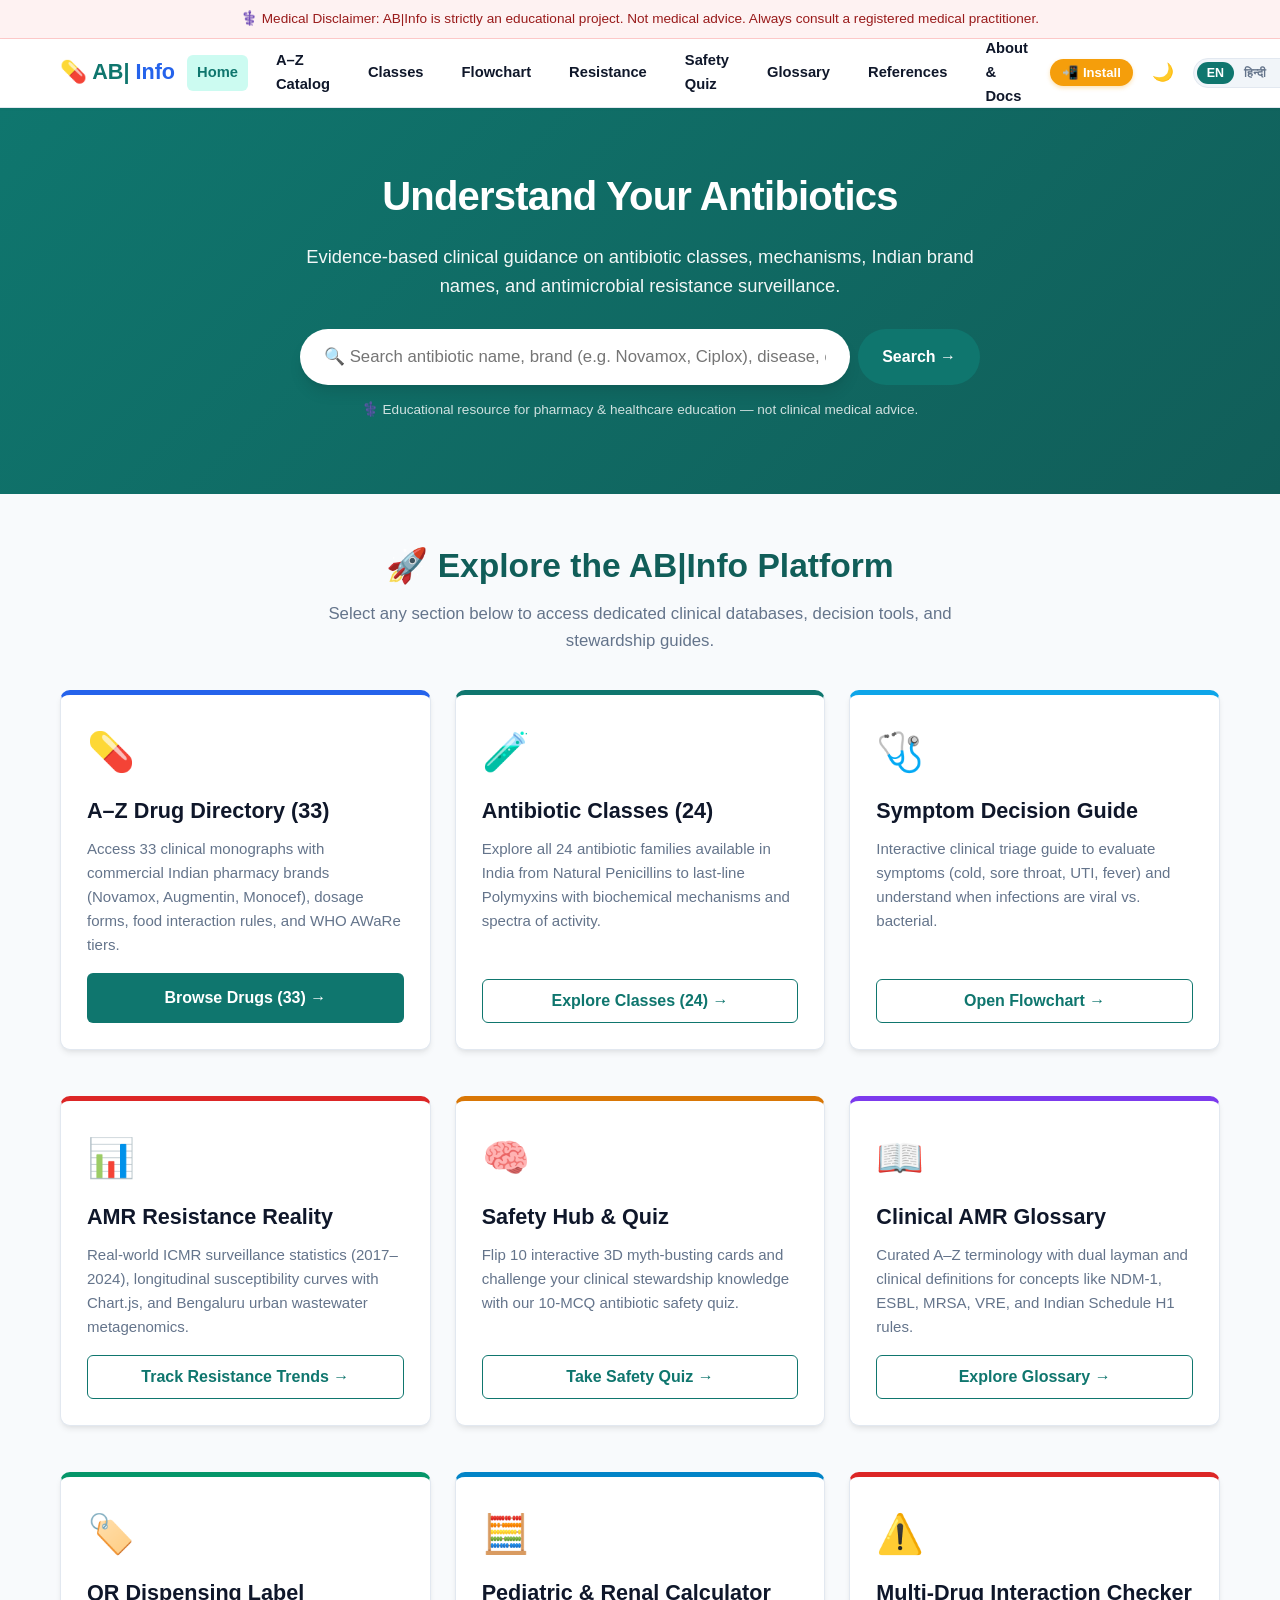
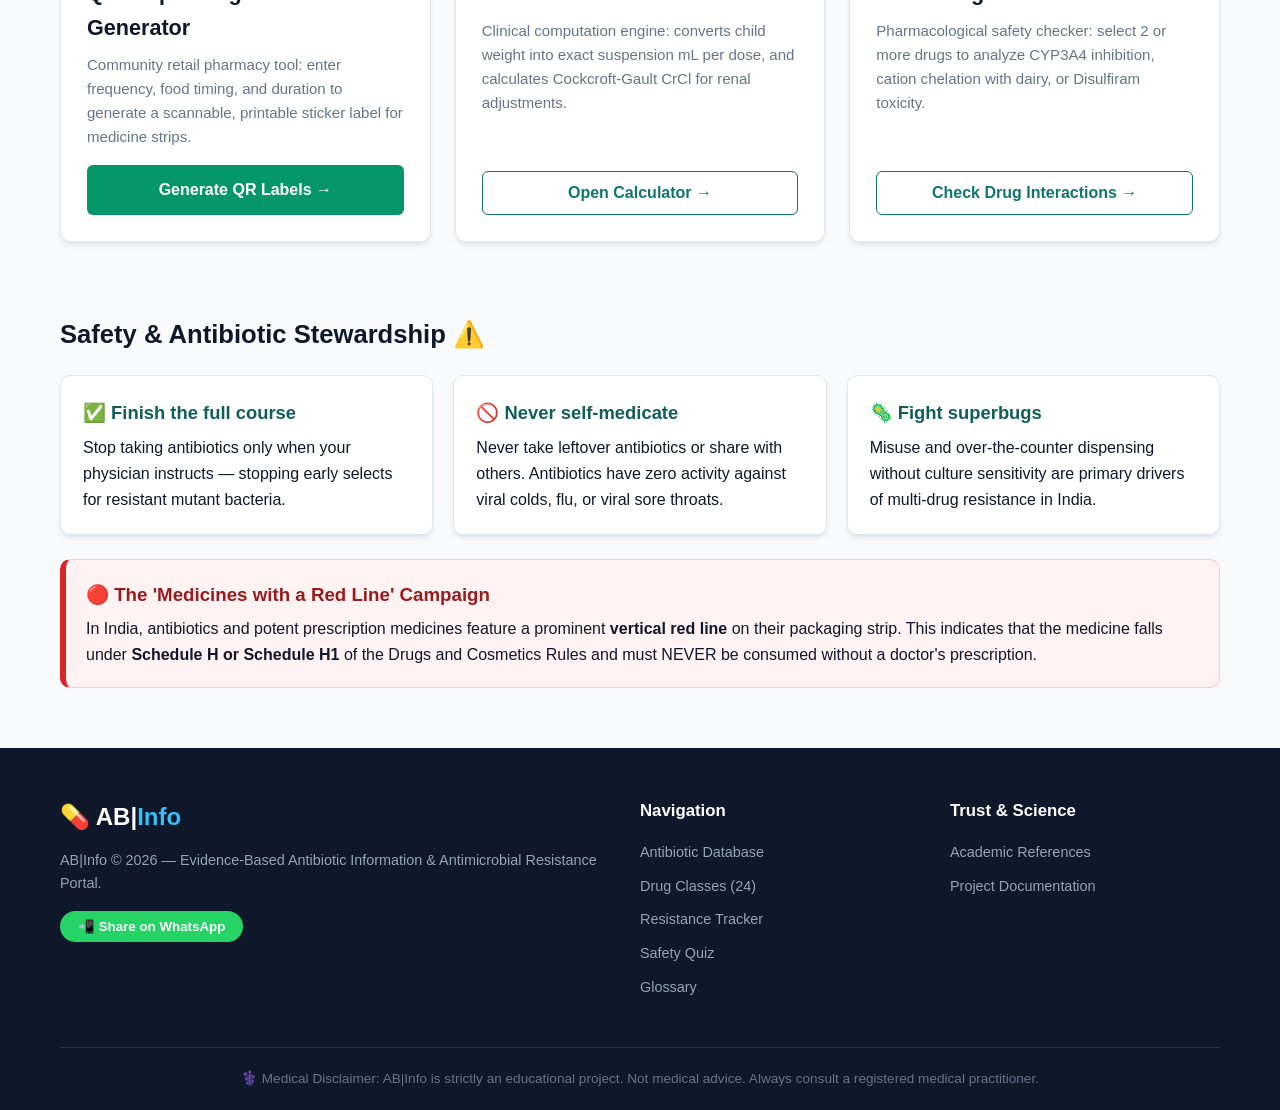
<file: index.html>
<!DOCTYPE html>
<html lang="en">
<head>
  <meta charset="UTF-8" />
  <meta name="viewport" content="width=device-width, initial-scale=1.0" />
  <title>AB|Info — Antibiotic Medicine Information &amp; AMR Portal</title>
  <meta name="description" content="Evidence-based antibiotic guide: 33 drug monographs, 24 antibiotic classes, WHO AWaRe categories, Indian Schedule H1 safety, and AMR surveillance." />
  <link rel="icon" type="image/svg+xml" href="favicon.svg" />
  <link rel="manifest" href="manifest.json" />
  <meta name="theme-color" content="#0f766e" />

  <!-- Instant Theme Loader (Prevents Dark Mode Flash) -->
  <script>
    (function() {
      var saved = localStorage.getItem("abinfo_theme");
      var theme = saved || (window.matchMedia("(prefers-color-scheme: dark)").matches ? "dark" : "light");
      document.documentElement.setAttribute("data-theme", theme);
    })();
  </script>

  <link rel="stylesheet" href="style.css" />
</head>
<body>

  <!-- Medical Disclaimer Top Banner -->
  <aside class="top-disclaimer-banner" role="note" aria-label="Medical Disclaimer">
    <div class="container">
      <span data-i18n="disclaimerText">⚕️ Medical Disclaimer: AB|Info is strictly an educational project. Not medical advice. Always consult a registered medical practitioner.</span>
    </div>
  </aside>

  <!-- ===== NAVBAR ===== -->
  <header class="navbar" role="banner">
    <div class="container nav-inner">
      <a href="index.html" class="logo" aria-label="AB|Info Homepage">💊 AB|<span>Info</span></a>
      <button class="menu-btn" id="menuBtn" aria-label="Toggle navigation menu" aria-expanded="false">☰</button>
      <nav class="nav-links" id="navLinks" role="navigation" aria-label="Main Navigation">
        <a href="index.html" class="active-nav" data-i18n="navHome">Home</a>
        <a href="drugs.html" data-i18n="navDatabase">A–Z Catalog</a>
        <a href="classes.html" data-i18n="navClasses">Classes (24)</a>
        <a href="flowchart.html" data-i18n="navFlowchart">Flowchart</a>
        <a href="resistance.html" data-i18n="navResistance">Resistance</a>
        <a href="quiz.html" data-i18n="navQuiz">Quiz</a>
        <a href="glossary.html" data-i18n="navGlossary">Glossary</a>
        <a href="references.html" data-i18n="navReferences">References</a>
        <a href="about.html" data-i18n="navAbout">About &amp; Docs</a>
      </nav>

      <div class="nav-utils">
        <!-- PWA Install Button -->
        <button id="pwaInstallBtn" class="btn-install" title="Install AB|Info App" hidden>
          📲 <span>Install</span>
        </button>

        <!-- Dark / Light Mode Toggle Button -->
        <button id="themeToggleBtn" class="theme-toggle-btn" aria-label="Toggle dark/light theme" title="Toggle theme">
          🌙
        </button>

        <!-- Language Selector -->
        <div class="lang-selector" aria-label="Language selector">
          <button class="lang-btn active" data-lang="en">EN</button>
          <button class="lang-btn" data-lang="hi">हिन्दी</button>
          <button class="lang-btn" data-lang="kn">ಕನ್ನಡ</button>
        </div>
      </div>
    </div> 
  </header>

  <!-- ===== HERO SECTION ===== -->
  <section class="hero" id="home">
    <div class="container">
      <h1 data-i18n="heroTitle">Understand Your Antibiotics</h1>
      <p data-i18n="heroSubtitle">
        Evidence-based clinical guidance on antibiotic classes, mechanisms, Indian brand names, and antimicrobial resistance surveillance.
      </p>
      
      <!-- Quick Portal Search Form -->
      <form class="search-box" action="drugs.html" method="GET" style="display:flex; gap:8px; max-width:680px; margin:0 auto;">
        <input type="text" name="search" id="heroSearchInput" placeholder="🔍 Search antibiotic name, brand (e.g. Novamox, Ciplox), disease, or bug..." aria-label="Search antibiotics" style="flex:1;" />
        <button type="submit" class="btn-primary" style="padding:14px 24px; border:none; cursor:pointer; border-radius:var(--radius-full); font-size:1rem; white-space:nowrap;">
          Search →
        </button>
      </form>
      <p class="hero-note" data-i18n="heroNote">⚕️ Educational resource for pharmacy &amp; healthcare education — not clinical medical advice.</p>
    </div>
  </section>

  <!-- ===== MAIN PORTAL NAVIGATION GRID ===== -->
  <main class="container">
    <section id="portal-features" style="margin-top: 45px; margin-bottom: 50px;">
      <div style="text-align: center; margin-bottom: 35px;">
        <h2 style="font-size: 2.1rem; color: var(--primary-dark); margin-bottom: 8px;">
          🚀 Explore the AB|Info Platform
        </h2>
        <p style="color: var(--text-muted); font-size: 1.05rem; max-width: 700px; margin: 0 auto;">
          Select any section below to access dedicated clinical databases, decision tools, and stewardship guides.
        </p>
      </div>

      <!-- Feature Cards Grid (9 Clean Cards) -->
      <div class="drug-grid" style="grid-template-columns: repeat(auto-fit, minmax(320px, 1fr)); gap: 24px;">

        <!-- Card 1: A-Z Catalog -->
        <article class="detail-card" style="display:flex; flex-direction:column; justify-content:space-between; border-top: 5px solid #2563eb; padding: 26px;">
          <div>
            <span style="font-size: 2.4rem; display: block; margin-bottom: 12px;">💊</span>
            <h3 style="font-size: 1.35rem; margin-bottom: 8px; color: var(--text);">A–Z Drug Directory (33)</h3>
            <p style="color: var(--text-muted); font-size: 0.94rem; line-height: 1.6; margin-bottom: 16px;">
              Access 33 clinical monographs with commercial Indian pharmacy brands (Novamox, Augmentin, Monocef), dosage forms, food interaction rules, and WHO AWaRe tiers.
            </p>
          </div>
          <a href="drugs.html" class="btn-primary" style="text-align:center; text-decoration:none;">
            Browse Drugs (33) →
          </a>
        </article>

        <!-- Card 2: Classes of Antibiotics -->
        <article class="detail-card" style="display:flex; flex-direction:column; justify-content:space-between; border-top: 5px solid #0f766e; padding: 26px;">
          <div>
            <span style="font-size: 2.4rem; display: block; margin-bottom: 12px;">🧪</span>
            <h3 style="font-size: 1.35rem; margin-bottom: 8px; color: var(--text);">Antibiotic Classes (24)</h3>
            <p style="color: var(--text-muted); font-size: 0.94rem; line-height: 1.6; margin-bottom: 16px;">
              Explore all 24 antibiotic families available in India from Natural Penicillins to last-line Polymyxins with biochemical mechanisms and spectra of activity.
            </p>
          </div>
          <a href="classes.html" class="btn-outline" style="text-align:center; text-decoration:none;">
            Explore Classes (24) →
          </a>
        </article>

        <!-- Card 3: Symptom Decision Guide -->
        <article class="detail-card" style="display:flex; flex-direction:column; justify-content:space-between; border-top: 5px solid #0ea5e9; padding: 26px;">
          <div>
            <span style="font-size: 2.4rem; display: block; margin-bottom: 12px;">🩺</span>
            <h3 style="font-size: 1.35rem; margin-bottom: 8px; color: var(--text);">Symptom Decision Guide</h3>
            <p style="color: var(--text-muted); font-size: 0.94rem; line-height: 1.6; margin-bottom: 16px;">
              Interactive clinical triage guide to evaluate symptoms (cold, sore throat, UTI, fever) and understand when infections are viral vs. bacterial.
            </p>
          </div>
          <a href="flowchart.html" class="btn-outline" style="text-align:center; text-decoration:none;">
            Open Flowchart →
          </a>
        </article>

        <!-- Card 4: Resistance Tracker -->
        <article class="detail-card" style="display:flex; flex-direction:column; justify-content:space-between; border-top: 5px solid #dc2626; padding: 26px;">
          <div>
            <span style="font-size: 2.4rem; display: block; margin-bottom: 12px;">📊</span>
            <h3 style="font-size: 1.35rem; margin-bottom: 8px; color: var(--text);">AMR Resistance Reality</h3>
            <p style="color: var(--text-muted); font-size: 0.94rem; line-height: 1.6; margin-bottom: 16px;">
              Real-world ICMR surveillance statistics (2017–2024), longitudinal susceptibility curves with Chart.js, and Bengaluru urban wastewater metagenomics.
            </p>
          </div>
          <a href="resistance.html" class="btn-outline" style="text-align:center; text-decoration:none;">
            Track Resistance Trends →
          </a>
        </article>

        <!-- Card 5: Safety Hub & Quiz -->
        <article class="detail-card" style="display:flex; flex-direction:column; justify-content:space-between; border-top: 5px solid #d97706; padding: 26px;">
          <div>
            <span style="font-size: 2.4rem; display: block; margin-bottom: 12px;">🧠</span>
            <h3 style="font-size: 1.35rem; margin-bottom: 8px; color: var(--text);">Safety Hub &amp; Quiz</h3>
            <p style="color: var(--text-muted); font-size: 0.94rem; line-height: 1.6; margin-bottom: 16px;">
              Flip 10 interactive 3D myth-busting cards and challenge your clinical stewardship knowledge with our 10-MCQ antibiotic safety quiz.
            </p>
          </div>
          <a href="quiz.html" class="btn-outline" style="text-align:center; text-decoration:none;">
            Take Safety Quiz →
          </a>
        </article>

        <!-- Card 6: Clinical Glossary -->
        <article class="detail-card" style="display:flex; flex-direction:column; justify-content:space-between; border-top: 5px solid #7c3aed; padding: 26px;">
          <div>
            <span style="font-size: 2.4rem; display: block; margin-bottom: 12px;">📖</span>
            <h3 style="font-size: 1.35rem; margin-bottom: 8px; color: var(--text);">Clinical AMR Glossary</h3>
            <p style="color: var(--text-muted); font-size: 0.94rem; line-height: 1.6; margin-bottom: 16px;">
              Curated A–Z terminology with dual layman and clinical definitions for concepts like NDM-1, ESBL, MRSA, VRE, and Indian Schedule H1 rules.
            </p>
          </div>
          <a href="glossary.html" class="btn-outline" style="text-align:center; text-decoration:none;">
            Explore Glossary →
          </a>
        </article>
 
        <!-- Card 7: QR Dispensing Tool -->
        <article class="detail-card" style="display:flex; flex-direction:column; justify-content:space-between; border-top: 5px solid #059669; padding: 26px;">
          <div>
            <span style="font-size: 2.4rem; display: block; margin-bottom: 12px;">🏷️</span>
            <h3 style="font-size: 1.35rem; margin-bottom: 8px; color: var(--text);">QR Dispensing Label Generator</h3>
            <p style="color: var(--text-muted); font-size: 0.94rem; line-height: 1.6; margin-bottom: 16px;">
              Community retail pharmacy tool: enter frequency, food timing, and duration to generate a scannable, printable sticker label for medicine strips.
            </p>
          </div>
          <a href="dispense.html" class="btn-primary" style="text-align:center; text-decoration:none; background:#059669;">
            Generate QR Labels →
          </a>
        </article>

        <!-- Card 8: Dosage Calculator -->
        <article class="detail-card" style="display:flex; flex-direction:column; justify-content:space-between; border-top: 5px solid #0284c7; padding: 26px;">
          <div>
            <span style="font-size: 2.4rem; display: block; margin-bottom: 12px;">🧮</span>
            <h3 style="font-size: 1.35rem; margin-bottom: 8px; color: var(--text);">Pediatric &amp; Renal Calculator</h3>
            <p style="color: var(--text-muted); font-size: 0.94rem; line-height: 1.6; margin-bottom: 16px;">
              Clinical computation engine: converts child weight into exact suspension mL per dose, and calculates Cockcroft-Gault CrCl for renal adjustments.
            </p>
          </div>
          <a href="calculator.html" class="btn-outline" style="text-align:center; text-decoration:none;">
            Open Calculator →
          </a>
        </article>

        <!-- Card 9: Drug Interaction Checker -->
        <article class="detail-card" style="display:flex; flex-direction:column; justify-content:space-between; border-top: 5px solid #dc2626; padding: 26px;">
          <div>
            <span style="font-size: 2.4rem; display: block; margin-bottom: 12px;">⚠️</span>
            <h3 style="font-size: 1.35rem; margin-bottom: 8px; color: var(--text);">Multi-Drug Interaction Checker</h3>
            <p style="color: var(--text-muted); font-size: 0.94rem; line-height: 1.6; margin-bottom: 16px;">
              Pharmacological safety checker: select 2 or more drugs to analyze CYP3A4 inhibition, cation chelation with dairy, or Disulfiram toxicity.
            </p>
          </div>
          <a href="interactions.html" class="btn-outline" style="text-align:center; text-decoration:none;">
            Check Drug Interactions →
          </a>
        </article>

      </div>
    </section>

    <!-- ===== SAFETY & RED LINE CAMPAIGN CALLOUT ===== -->
    <section id="safety-summary" style="margin: 50px 0;">
      <h2 style="margin-bottom: 20px; font-size: 1.6rem;" data-i18n="safetyTitle">
        Safety &amp; Antibiotic Stewardship ⚠️
      </h2>
      
      <div class="safety-banner">
        <div class="safety-item">
          <h3 data-i18n="safetyCourseTitle">✅ Finish the full course</h3>
          <p data-i18n="safetyCourseDesc">Stop taking antibiotics only when your physician instructs — early discontinuation selects for resistant mutant bacteria.</p>
        </div>
        <div class="safety-item">
          <h3 data-i18n="safetySelfTitle">🚫 Never self-medicate</h3>
          <p data-i18n="safetySelfDesc">Never take leftover antibiotics or share with others. Antibiotics have zero activity against viral colds, flu, or viral sore throats.</p>
        </div>
        <div class="safety-item">
          <h3 data-i18n="safetySuperbugsTitle">🦠 Fight superbugs</h3>
          <p data-i18n="safetySuperbugsDesc">Misuse and over-the-counter dispensing without culture sensitivity are primary drivers of multi-drug resistance in India.</p>
        </div>
      </div>

      <!-- India Red Line Banner -->
      <div class="red-line-box">
        <h3 data-i18n="redLineTitle">🔴 The 'Medicines with a Red Line' Campaign</h3>
        <p data-i18n="redLineDesc">In India, antibiotics and potent prescription medicines feature a prominent <strong>vertical red line</strong> on their packaging strip. This indicates that the medicine falls under <strong>Schedule H or Schedule H1</strong> of the Drugs and Cosmetics Rules and must NEVER be consumed without a doctor's prescription.</p>
      </div>
    </section>
  </main>

  <!-- ===== FOOTER ===== -->
  <footer role="contentinfo">
    <div class="container">
      <div class="footer-grid">
        <div class="footer-col">
          <h3 class="footer-logo">💊 AB|<span>Info</span></h3>
          <p class="footer-text" data-i18n="footerRights">AB|Info © 2026 — Evidence-Based Antibiotic Information &amp; Antimicrobial Resistance Portal.</p>
          <div class="footer-share-btn">
            <button class="btn-share" onclick="shareOnWhatsApp()" data-i18n="whatsappShareBtn">📲 Share on WhatsApp</button>
          </div>
        </div>
        <div class="footer-col">
          <h4>Navigation</h4>
          <ul class="footer-links">
            <li><a href="drugs.html">Antibiotic Database</a></li>
            <li><a href="classes.html">Drug Classes (24)</a></li>
            <li><a href="resistance.html">Resistance Tracker</a></li>
            <li><a href="quiz.html">Safety Quiz</a></li>
            <li><a href="glossary.html">Glossary</a></li>
          </ul>
        </div>
        <div class="footer-col">
          <h4>Trust &amp; Science</h4>
          <ul class="footer-links">
            <li><a href="references.html" data-i18n="footerRefLink">Academic References</a></li>
            <li><a href="about.html" data-i18n="footerDocsLink">Project Documentation</a></li>
          </ul>
        </div>
      </div>
      <div class="footer-bottom">
        <p data-i18n="disclaimerText">⚕️ Educational purposes only. Not medical advice. Always consult a registered medical practitioner.</p>
      </div>
    </div>
  </footer>

  <!-- Scripts -->
  <script src="i18n.js"></script>
  <script src="navbar.js"></script>
  <script>
    document.addEventListener("DOMContentLoaded", () => {
      // Connect hero search input so typing and pressing Enter goes directly to drugs.html with the query
      const heroForm = document.querySelector(".hero form");
      const heroInput = document.getElementById("heroSearchInput");
      if (heroForm && heroInput) {
        heroForm.addEventListener("submit", (e) => {
          e.preventDefault();
          const query = heroInput.value.trim();
          if (query) {
            window.location.href = `drugs.html?search=${encodeURIComponent(query)}`;
          } else {
            window.location.href = `drugs.html`;
          }
        });
      }
    });
  </script>
</body>
</html>
</file>
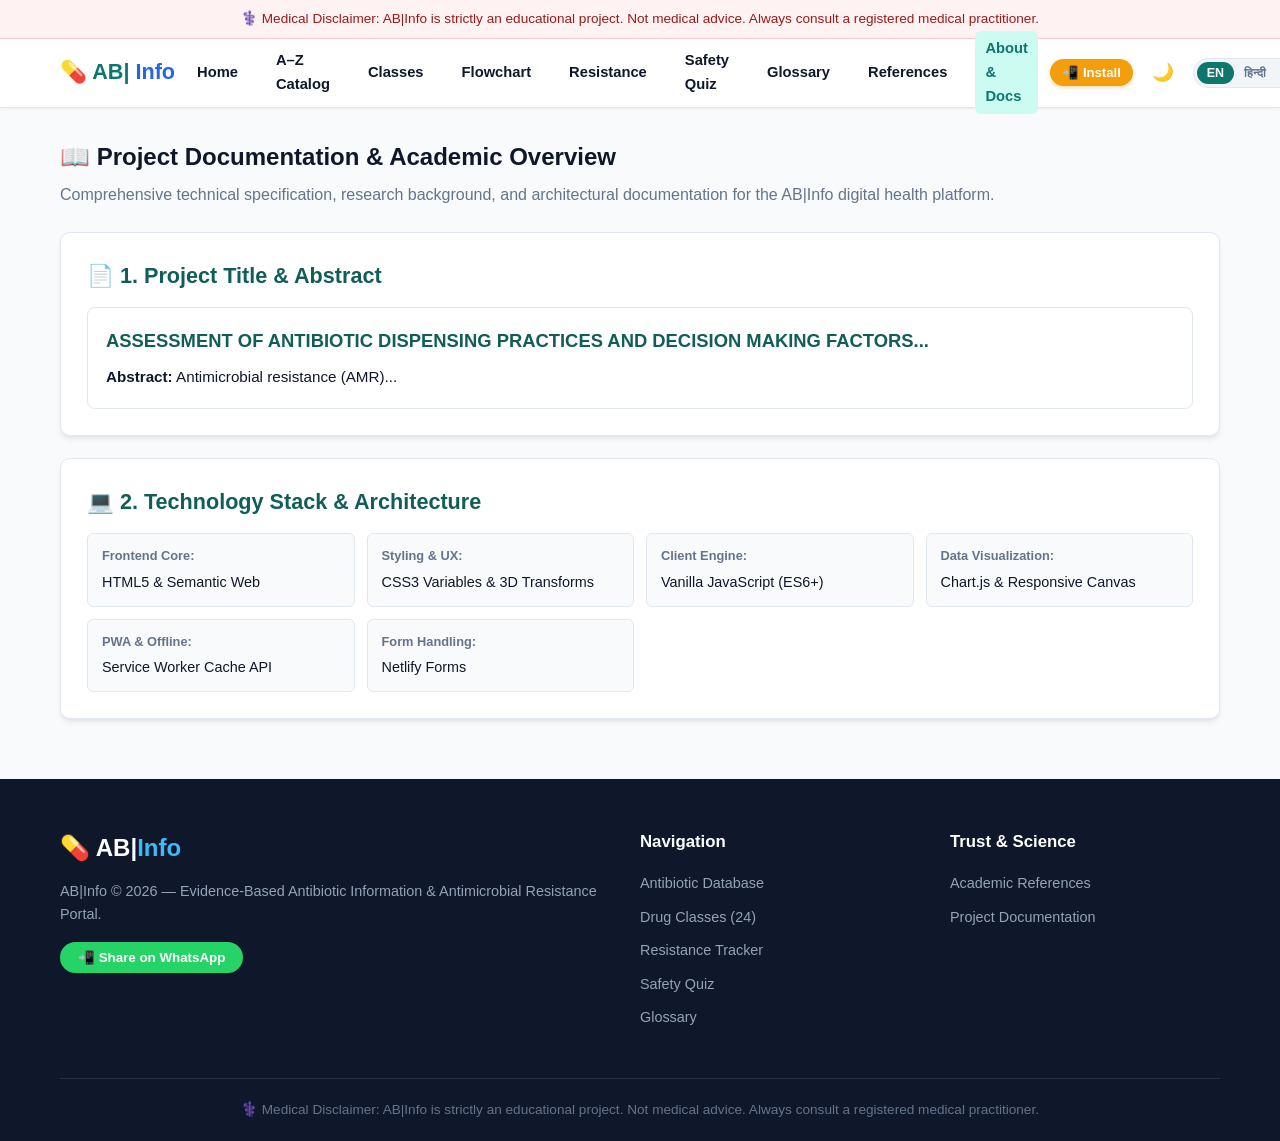
<file: about.html>
<!DOCTYPE html>
<html lang="en">
<head>
  <meta charset="UTF-8" />
  <meta name="viewport" content="width=device-width, initial-scale=1.0" />
  <title>About &amp; Project Documentation | AB|Info</title>
  <meta name="description" content="Academic project documentation: Abstract, Objectives, Architecture, Tech Stack, and Community Pharmacy QR Integration." />
  <link rel="icon" type="image/svg+xml" href="favicon.svg" />
  <link rel="manifest" href="manifest.json" />
  <meta name="theme-color" content="#0f766e" />

  <script>
    (function() {
      var saved = localStorage.getItem("abinfo_theme");
      var theme = saved || (window.matchMedia("(prefers-color-scheme: dark)").matches ? "dark" : "light");
      document.documentElement.setAttribute("data-theme", theme);
    })();
  </script>

  <link rel="stylesheet" href="style.css" />
</head>
<body>

  <aside class="top-disclaimer-banner" role="note" aria-label="Medical Disclaimer">
    <div class="container">
      <span data-i18n="disclaimerText">⚕️ Medical Disclaimer: AB|Info is strictly an educational project. Not medical advice. Always consult a registered medical practitioner.</span>
    </div>
  </aside>

  <header class="navbar" role="banner">
    <div class="container nav-inner">
      <a href="index.html" class="logo" aria-label="AB|Info Homepage">💊 AB|<span>Info</span></a>
      <button class="menu-btn" id="menuBtn" aria-label="Toggle navigation menu" aria-expanded="false">☰</button>
      <nav class="nav-links" id="navLinks" role="navigation" aria-label="Main Navigation">
        <a href="index.html" data-i18n="navHome">Home</a>
        <a href="drugs.html" data-i18n="navDatabase">A–Z Catalog</a>
        <a href="classes.html" data-i18n="navClasses">Classes (24)</a>
        <a href="flowchart.html" data-i18n="navFlowchart">Flowchart</a>
        <a href="resistance.html" data-i18n="navResistance">Resistance</a>
        <a href="quiz.html" data-i18n="navQuiz">Quiz</a>
        <a href="glossary.html" data-i18n="navGlossary">Glossary</a>
        <a href="references.html" data-i18n="navReferences">References</a>
        <a href="about.html" class="active-nav" data-i18n="navAbout">About &amp; Docs</a>
      </nav>

      <div class="nav-utils">
        <!-- PWA Install Button (Hidden until browser triggers install prompt) -->
        <button id="pwaInstallBtn" class="btn-install" title="Install AB|Info App" hidden>
          📲 <span>Install</span>
        </button>

        <!-- Dark / Light Mode Toggle Button -->
        <button id="themeToggleBtn" class="theme-toggle-btn" aria-label="Toggle dark/light theme" title="Toggle theme">
          🌙
        </button>

        <!-- Language Selector -->
        <div class="lang-selector" aria-label="Language selector">
          <button class="lang-btn active" data-lang="en">EN</button>
          <button class="lang-btn" data-lang="hi">हिन्दी</button>
          <button class="lang-btn" data-lang="kn">ಕನ್ನಡ</button>
        </div>
      </div>
     </div> 
  </header>

  <main class="container">
    <section id="about-docs" style="margin-top: 30px;">
      <h1>📖 Project Documentation &amp; Academic Overview</h1>
      <p class="section-sub">Comprehensive technical specification, research background, and architectural documentation for the AB|Info digital health platform.</p>

      <article class="detail-card">
        <h2>📄 1. Project Title &amp; Abstract</h2>
        <div style="background: var(--bg-card, #ffffff); padding: 18px; border-radius: 8px; border: 1px solid var(--border-color, #e2e8f0); margin-top: 10px;">
           <h3 style="color: var(--primary-dark); font-size: 1.15rem; margin-bottom: 8px;">
              ASSESSMENT OF ANTIBIOTIC DISPENSING PRACTICES AND DECISION MAKING FACTORS...
           </h3>
           <p style="color: var(--text-main, var(--text)); font-size: 0.95rem; line-height: 1.7;">
              <strong>Abstract:</strong> Antimicrobial resistance (AMR)...
           </p>
        </div>
      </article>

      <article class="detail-card">
        <h2>💻 2. Technology Stack &amp; Architecture</h2>
        <div class="spectrum-grid" style="margin-top: 14px;">
          <div class="spectrum-item"><strong>Frontend Core:</strong> <span>HTML5 &amp; Semantic Web</span></div>
          <div class="spectrum-item"><strong>Styling &amp; UX:</strong> <span>CSS3 Variables &amp; 3D Transforms</span></div>
          <div class="spectrum-item"><strong>Client Engine:</strong> <span>Vanilla JavaScript (ES6+)</span></div>
          <div class="spectrum-item"><strong>Data Visualization:</strong> <span>Chart.js &amp; Responsive Canvas</span></div>
          <div class="spectrum-item"><strong>PWA &amp; Offline:</strong> <span>Service Worker Cache API</span></div>
          <div class="spectrum-item"><strong>Form Handling:</strong> <span>Netlify Forms</span></div>
        </div>
      </article>

    </section>
  </main>

  <footer role="contentinfo">
    <div class="container">
      <div class="footer-grid">
        <div class="footer-col">
          <h3 class="footer-logo">💊 AB|<span>Info</span></h3>
          <p class="footer-text" data-i18n="footerRights">AB|Info © 2026 — Evidence-Based Antibiotic Information &amp; Antimicrobial Resistance Portal.</p>
          <div class="footer-share-btn">
            <button class="btn-share" onclick="shareOnWhatsApp()" data-i18n="whatsappShareBtn">📲 Share on WhatsApp</button>
          </div>
        </div>
        <div class="footer-col">
          <h4>Navigation</h4>
          <ul class="footer-links">
            <li><a href="drugs.html">Antibiotic Database</a></li>
            <li><a href="classes.html">Drug Classes (24)</a></li>
            <li><a href="resistance.html">Resistance Tracker</a></li>
            <li><a href="quiz.html">Safety Quiz</a></li>
            <li><a href="glossary.html">Glossary</a></li>
          </ul>
        </div>
        <div class="footer-col">
          <h4>Trust &amp; Science</h4>
          <ul class="footer-links">
            <li><a href="references.html" data-i18n="footerRefLink">Academic References</a></li>
            <li><a href="about.html" data-i18n="footerDocsLink">Project Documentation</a></li>
          </ul>
        </div>
      </div>
      <div class="footer-bottom">
        <p data-i18n="disclaimerText">⚕️ Educational purposes only. Not medical advice. Always consult a registered medical practitioner.</p>
      </div>
    </div>
  </footer>

  <script src="i18n.js"></script>
  <script src="navbar.js"></script>
</body>
</html>
</file>
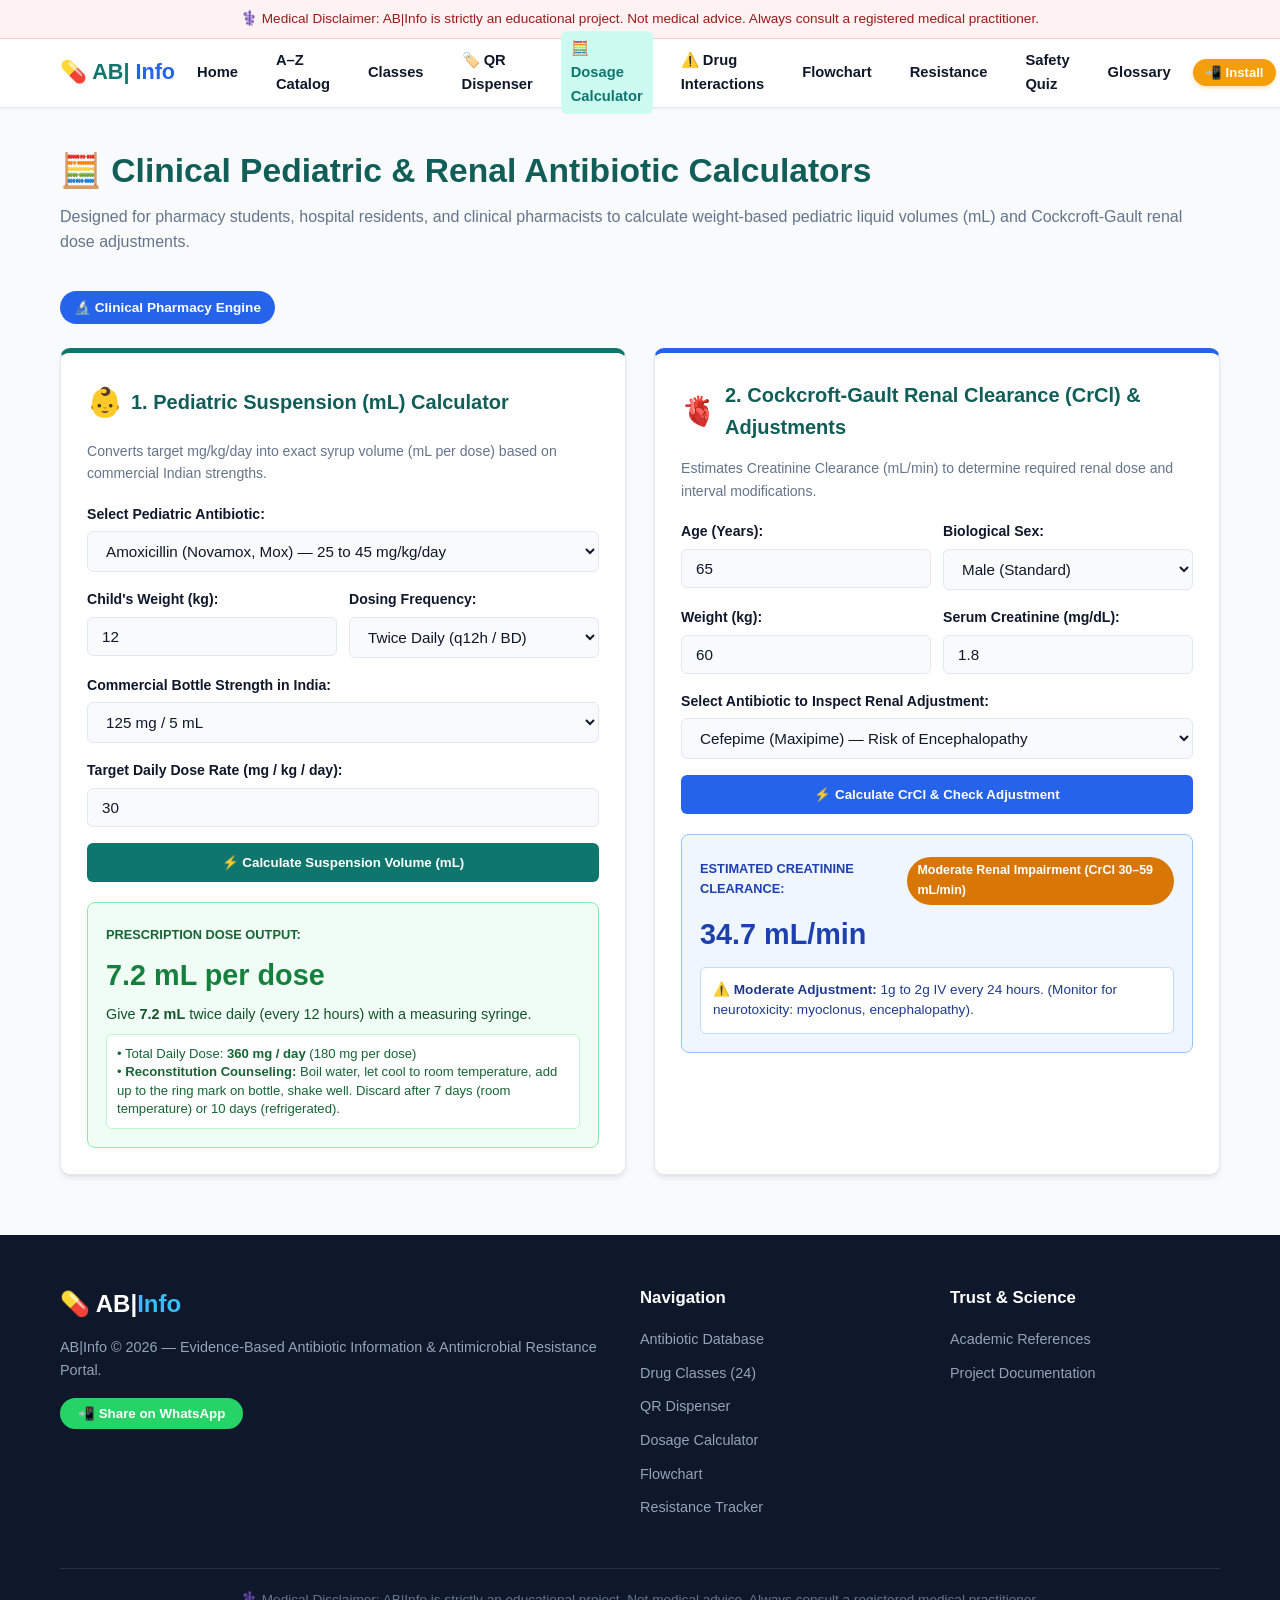
<file: calculator.html>
<!DOCTYPE html>
<html lang="en">
<head>
  <meta charset="UTF-8" />
  <meta name="viewport" content="width=device-width, initial-scale=1.0" />
  <title>Pediatric &amp; Renal Antibiotic Dosage Calculator | AB|Info</title>
  <meta name="description" content="Clinical calculation suite for pharmacy students and clinicians: weight-based pediatric suspension volumes (mL) and Cockcroft-Gault renal dosage adjustments." />
  <link rel="icon" type="image/svg+xml" href="favicon.svg" />
  <link rel="manifest" href="manifest.json" />
  <meta name="theme-color" content="#0f766e" />

  <!-- Instant Theme Loader -->
  <script>
    (function() {
      var saved = localStorage.getItem("abinfo_theme");
      var theme = saved || (window.matchMedia("(prefers-color-scheme: dark)").matches ? "dark" : "light");
      document.documentElement.setAttribute("data-theme", theme);
    })();
  </script>

  <link rel="stylesheet" href="style.css" />

  <style>
    .calc-container-grid {
      display: grid;
      grid-template-columns: 1fr 1fr;
      gap: 28px;
      margin-top: 24px;
    }

    @media (max-width: 900px) {
      .calc-container-grid {
        grid-template-columns: 1fr;
      }
    }

    .calc-card {
      background: var(--bg-card, #ffffff);
      border: 1px solid var(--border-color, #e2e8f0);
      border-radius: var(--radius);
      padding: 26px;
      box-shadow: var(--shadow);
    }

    .form-group {
      margin-bottom: 16px;
    }

    .form-group label {
      display: block;
      font-size: 0.88rem;
      font-weight: 700;
      color: var(--text-main, #0f172a);
      margin-bottom: 6px;
    }

    .form-control {
      width: 100%;
      padding: 10px 14px;
      border: 1px solid var(--border-color, #cbd5e1);
      border-radius: 6px;
      background: var(--bg-body, #ffffff);
      color: var(--text-main, #0f172a);
      font-size: 0.95rem;
      font-family: inherit;
    }

    .form-control:focus {
      outline: none;
      border-color: var(--primary);
      box-shadow: 0 0 0 3px rgba(15, 118, 110, 0.15);
    }

    .result-box {
      margin-top: 20px;
      padding: 18px;
      border-radius: 8px;
      background: #f0fdf4;
      border: 1.5px solid #86efac;
    }

    .result-metric {
      font-size: 1.8rem;
      font-weight: 800;
      color: #15803d;
      margin: 6px 0;
    }

    .renal-stage-badge {
      display: inline-block;
      padding: 4px 10px;
      border-radius: 9999px;
      font-size: 0.78rem;
      font-weight: 700;
      margin-top: 4px;
    }
  </style>
</head>
<body>

  <!-- Medical Disclaimer Top Banner -->
  <aside class="top-disclaimer-banner" role="note" aria-label="Medical Disclaimer">
    <div class="container">
      <span data-i18n="disclaimerText">⚕️ Medical Disclaimer: AB|Info is strictly an educational project. Not medical advice. Always consult a registered medical practitioner.</span>
    </div>
  </aside>

  <!-- ===== NAVBAR ===== -->
  <header class="navbar" role="banner">
    <div class="container nav-inner">
      <a href="index.html" class="logo" aria-label="AB|Info Homepage">💊 AB|<span>Info</span></a>
      <button class="menu-btn" id="menuBtn" aria-label="Toggle navigation menu" aria-expanded="false">☰</button>
      <nav class="nav-links" id="navLinks" role="navigation" aria-label="Main Navigation">
        <a href="index.html" data-i18n="navHome">Home</a>
        <a href="drugs.html" data-i18n="navDatabase">A–Z Catalog</a>
        <a href="classes.html" data-i18n="navClasses">Classes (24)</a>
        <a href="dispense.html">🏷️ QR Dispenser</a>
        <a href="calculator.html" class="active-nav">🧮 Dosage Calculator</a>
        <a href="interactions.html">⚠️ Drug Interactions</a>
        <a href="flowchart.html" data-i18n="navFlowchart">Flowchart</a>
        <a href="resistance.html" data-i18n="navResistance">Resistance</a>
        <a href="quiz.html" data-i18n="navQuiz">Quiz</a>
        <a href="glossary.html" data-i18n="navGlossary">Glossary</a>
      </nav>

      <div class="nav-utils">
        <button id="pwaInstallBtn" class="btn-install" title="Install AB|Info App" hidden>📲 <span>Install</span></button>
        <button id="themeToggleBtn" class="theme-toggle-btn" aria-label="Toggle dark/light theme" title="Toggle theme">🌙</button>
        <div class="lang-selector" aria-label="Language selector">
          <button class="lang-btn active" data-lang="en">EN</button>
          <button class="lang-btn" data-lang="hi">हिन्दी</button>
          <button class="lang-btn" data-lang="kn">ಕನ್ನಡ</button>
        </div>
      </div>
    </div> 
  </header>

  <!-- Main Content Container -->
  <main class="container">
    <section id="calculators-section" style="margin-top: 36px; margin-bottom: 50px;">
      
      <!-- Page Header -->
      <div style="display:flex; justify-content:space-between; align-items:flex-start; flex-wrap:wrap; gap:12px;">
        <div>
          <h1 style="font-size:2.1rem; margin-bottom:6px; color:var(--primary-dark);">
            🧮 Clinical Pediatric &amp; Renal Antibiotic Calculators
          </h1>
          <p class="section-sub">
            Designed for pharmacy students, hospital residents, and clinical pharmacists to calculate weight-based pediatric liquid volumes (mL) and Cockcroft-Gault renal dose adjustments.
          </p>
        </div>
        <span class="badge" style="background:#2563eb; font-size:0.85rem; padding:6px 14px;">
          🔬 Clinical Pharmacy Engine
        </span>
      </div>

      <div class="calc-container-grid">

        <!-- ================= CALCULATOR 1: PEDIATRIC SUSPENSION CALCULATOR ================= -->
        <article class="calc-card" style="border-top: 5px solid #0f766e;">
          <div style="display:flex; align-items:center; gap:8px; margin-bottom:14px;">
            <span style="font-size:1.8rem;">👶</span>
            <h2 style="font-size:1.25rem; margin:0; color:var(--primary-dark);">
              1. Pediatric Suspension (mL) Calculator
            </h2>
          </div>
          <p style="font-size:0.88rem; color:var(--text-muted); margin-bottom:18px;">
            Converts target mg/kg/day into exact syrup volume (mL per dose) based on commercial Indian strengths.
          </p>

          <form id="pediatricForm" onsubmit="calculatePediatricDose(event); return false;">
            <!-- Drug Selection -->
            <div class="form-group">
              <label for="pedDrugSelect">Select Pediatric Antibiotic:</label>
              <select id="pedDrugSelect" class="form-control" onchange="autoUpdatePediatricStrengths()" required>
                <option value="amoxicillin">Amoxicillin (Novamox, Mox) — 25 to 45 mg/kg/day</option>
                <option value="amox-clav">Amoxicillin + Clavulanate (Augmentin, Clavam) — 25 to 45 mg/kg/day</option>
                <option value="cefixime">Cefixime (Taxim-O, Zifi) — 8 mg/kg/day</option>
                <option value="cephalexin">Cephalexin (Sporidex) — 25 to 50 mg/kg/day</option>
                <option value="cefuroxime">Cefuroxime Axetil (Ceftum) — 20 to 30 mg/kg/day</option>
                <option value="azithromycin">Azithromycin (Azithral, Azee) — 10 mg/kg/day (Day 1)</option>
              </select>
            </div>

            <!-- Child Weight -->
            <div style="display:grid; grid-template-columns:1fr 1fr; gap:12px;">
              <div class="form-group">
                <label for="childWeight">Child's Weight (kg):</label>
                <input type="number" id="childWeight" class="form-control" oninput="calculatePediatricDose()" onchange="calculatePediatricDose()" placeholder="e.g. 12" min="2" max="60" step="0.5" value="12" required />
              </div>
              
              <!-- Frequency -->
              <div class="form-group">
                <label for="pedFrequency">Dosing Frequency:</label>
                <select id="pedFrequency" class="form-control" onchange="calculatePediatricDose()" required>
                  <option value="2">Twice Daily (q12h / BD)</option>
                  <option value="3">Thrice Daily (q8h / TDS)</option>
                  <option value="1">Once Daily (OD)</option>
                </select>
              </div>
            </div>

            <!-- Commercial Suspension Strength Dropdown -->
            <div class="form-group">
              <label for="pedStrengthSelect">Commercial Bottle Strength in India:</label>
              <select id="pedStrengthSelect" class="form-control" onchange="calculatePediatricDose()" required>
                <option value="125">125 mg / 5 mL (Standard Novamox / Clavam)</option>
                <option value="250">250 mg / 5 mL (Forte Suspension)</option>
              </select>
            </div>

            <!-- Target mg/kg/day -->
            <div class="form-group">
              <label for="pedDoseRate">Target Daily Dose Rate (mg / kg / day):</label>
              <input type="number" id="pedDoseRate" class="form-control" oninput="calculatePediatricDose()" onchange="calculatePediatricDose()" value="30" min="5" max="100" step="1" required />
            </div>

            <button type="button" onclick="calculatePediatricDose()" class="btn-primary" style="width:100%; border:none; cursor:pointer; padding:12px;">⚡ Calculate Suspension Volume (mL)
            </button>
          </form>

          <!-- Pediatric Result Box -->
          <div id="pediatricResult" class="result-box" style="display:block;">
            <span style="font-size:0.8rem; font-weight:700; color:#166534; text-transform:uppercase;">Prescription Dose Output:</span>
            <div class="result-metric" id="pedResultMl">7.2 mL per dose</div>
            <p style="font-size:0.9rem; color:#14532d; line-height:1.5; margin-bottom:8px;">
              Give <strong><span id="pedResultMlText">7.2 mL</span></strong> <span id="pedFreqText">twice daily</span> with a measuring syringe.
            </p>
            <div style="background:#ffffff; border:1px solid #bbf7d0; border-radius:6px; padding:10px; font-size:0.82rem; color:#166534; line-height:1.4;">
              • Total Daily Dose: <strong><span id="pedTotalMg">360 mg/day</span></strong> (<span id="pedDoseMg">180 mg per dose</span>)<br />
              • <strong>Reconstitution Counseling:</strong> Boil water, let cool to room temperature, add up to the ring mark on bottle, shake well. Discard after 7 days (room temperature) or 10 days (refrigerated).
            </div>
          </div>
        </article>

        <!-- ================= CALCULATOR 2: COCKCROFT-GAULT RENAL DOSING CALCULATOR ================= -->
        <article class="calc-card" style="border-top: 5px solid #2563eb;">
          <div style="display:flex; align-items:center; gap:8px; margin-bottom:14px;">
            <span style="font-size:1.8rem;">🫀</span>
            <h2 style="font-size:1.25rem; margin:0; color:var(--primary-dark);">
              2. Cockcroft-Gault Renal Clearance (CrCl) &amp; Adjustments
            </h2>
          </div>
          <p style="font-size:0.88rem; color:var(--text-muted); margin-bottom:18px;">
            Estimates Creatinine Clearance (mL/min) to determine required renal dose and interval modifications.
          </p>

          <form id="renalForm" onsubmit="calculateRenalCrCl(event); return false;">
            <!-- Patient Demographics -->
            <div style="display:grid; grid-template-columns:1fr 1fr; gap:12px;">
              <div class="form-group">
                <label for="renalAge">Age (Years):</label>
                <input type="number" id="renalAge" class="form-control" oninput="calculateRenalCrCl()" onchange="calculateRenalCrCl()" value="65" min="18" max="110" required />
              </div>
              <div class="form-group">
                <label for="renalGender">Biological Sex:</label>
                <select id="renalGender" class="form-control" onchange="calculateRenalCrCl()" required>
                  <option value="male">Male (Standard)</option>
                  <option value="female">Female (Factor × 0.85)</option>
                </select>
              </div>
            </div>

            <div style="display:grid; grid-template-columns:1fr 1fr; gap:12px;">
              <div class="form-group">
                <label for="renalWeight">Weight (kg):</label>
                <input type="number" id="renalWeight" class="form-control" oninput="calculateRenalCrCl()" onchange="calculateRenalCrCl()" value="60" min="30" max="200" step="0.5" required />
              </div>
              <div class="form-group">
                <label for="renalScr">Serum Creatinine (mg/dL):</label>
                <input type="number" id="renalScr" class="form-control" oninput="calculateRenalCrCl()" onchange="calculateRenalCrCl()" value="1.8" min="0.2" max="15" step="0.1" required />
              </div>
            </div>

            <!-- Drug Selection for Specific Adjustment Advice -->
            <div class="form-group">
              <label for="renalDrugSelect">Select Antibiotic to Inspect Renal Adjustment:</label>
              <select id="renalDrugSelect" class="form-control" onchange="calculateRenalCrCl()" required>
                <option value="cefepime">Cefepime (Maxipime) — Risk of Encephalopathy</option>
                <option value="meropenem">Meropenem (Meronem) — ICU Sepsis</option>
                <option value="ciprofloxacin">Ciprofloxacin (Ciplox) — High Renal Clearance</option>
                <option value="piperacillin-tazo">Piperacillin + Tazobactam (Tazact) — AKI Risk with Vancomycin</option>
                <option value="nitrofurantoin">Nitrofurantoin (Martifur) — Ineffective if CrCl &lt; 30</option>
                <option value="amox-clav">Amoxicillin + Clavulanate (Augmentin) — Oral Renal Dose</option>
                <option value="levofloxacin">Levofloxacin (Glevo) — Interval Prolongation</option>
                <option value="vancomycin">Vancomycin (Vanlid) — TDM Trough Dependent</option>
              </select>
            </div>

            <button type="button" onclick="calculateRenalCrCl()" class="btn-primary" style="width:100%; border:none; cursor:pointer; padding:12px; background:#2563eb;">
              ⚡ Calculate CrCl &amp; Check Adjustment
            </button>
          </form>

          <!-- Renal Result Box -->
          <div id="renalResult" class="result-box" style="display:block; background:#eff6ff; border-color:#93c5fd;">
            <div style="display:flex; justify-content:space-between; align-items:center;">
              <span style="font-size:0.8rem; font-weight:700; color:#1e40af; text-transform:uppercase;">Estimated Creatinine Clearance:</span>
              <span id="renalStagePill" class="renal-stage-badge" style="background:#dc2626; color:#ffffff;">Severe Renal Impairment (CrCl 15–29 mL/min)</span>
            </div>
            
            <div class="result-metric" id="renalCrClVal" style="color:#1e40af;">27.8 mL/min</div>
            
            <div id="renalDrugAdvice" style="background:#ffffff; border:1px solid #bfdbfe; border-radius:6px; padding:12px; margin-top:10px; font-size:0.85rem; color:#1e3a8a; line-height:1.5;">
              <strong>🚨 Severe Adjustment:</strong> 500mg to 1g IV every 24 hours. High risk of neurotoxicity if not adjusted.
            </div>
          </div>
        </article>

      </div>

    </section>
  </main>

  <!-- Standard 3-Column Footer -->
  <footer role="contentinfo">
    <div class="container">
      <div class="footer-grid">
        <div class="footer-col">
          <h3 class="footer-logo">💊 AB|<span>Info</span></h3>
          <p class="footer-text" data-i18n="footerRights">AB|Info © 2026 — Evidence-Based Antibiotic Information &amp; Antimicrobial Resistance Portal.</p>
          <div class="footer-share-btn">
            <button class="btn-share" onclick="shareOnWhatsApp()" data-i18n="whatsappShareBtn">📲 Share on WhatsApp</button>
          </div>
        </div>
        <div class="footer-col">
          <h4>Navigation</h4>
          <ul class="footer-links">
            <li><a href="drugs.html">Antibiotic Database</a></li>
            <li><a href="classes.html">Drug Classes (24)</a></li>
            <li><a href="dispense.html">QR Dispenser</a></li>
            <li><a href="calculator.html">Dosage Calculator</a></li>
            <li><a href="flowchart.html">Flowchart</a></li>
            <li><a href="resistance.html">Resistance Tracker</a></li>
          </ul>
        </div>
        <div class="footer-col">
          <h4>Trust &amp; Science</h4>
          <ul class="footer-links">
            <li><a href="references.html" data-i18n="footerRefLink">Academic References</a></li>
            <li><a href="about.html" data-i18n="footerDocsLink">Project Documentation</a></li>
          </ul>
        </div>
      </div>
      <div class="footer-bottom">
        <p data-i18n="disclaimerText">⚕️ Educational purposes only. Not medical advice. Always consult a registered medical practitioner.</p>
      </div>
    </div>
  </footer>

  <!-- Scripts -->
  <script src="i18n.js"></script>
  <script src="navbar.js"></script>

  <!-- Calculations Controller -->
  <script>
    if ("serviceWorker" in navigator && window.caches) {
      caches.keys().then(keys => {
        keys.forEach(k => { if (k !== "abinfo-pwa-v5") caches.delete(k); });
      });
    }
    // Pediatric Dosing Standards
    const pedDrugDefaults = {
      "amoxicillin": { defaultDose: 30, strengths: [{ label: "125 mg / 5 mL", mg: 125 }, { label: "250 mg / 5 mL", mg: 250 }], freq: "2" },
      "amox-clav": { defaultDose: 35, strengths: [{ label: "228.5 mg / 5 mL (Duo)", mg: 200 }, { label: "457 mg / 5 mL (Forte)", mg: 400 }], freq: "2" },
      "cefixime": { defaultDose: 8, strengths: [{ label: "50 mg / 5 mL", mg: 50 }, { label: "100 mg / 5 mL", mg: 100 }], freq: "2" },
      "cephalexin": { defaultDose: 35, strengths: [{ label: "125 mg / 5 mL", mg: 125 }, { label: "250 mg / 5 mL", mg: 250 }], freq: "3" },
      "cefuroxime": { defaultDose: 25, strengths: [{ label: "125 mg / 5 mL", mg: 125 }], freq: "2" },
      "azithromycin": { defaultDose: 10, strengths: [{ label: "100 mg / 5 mL", mg: 100 }, { label: "200 mg / 5 mL", mg: 200 }], freq: "1" }
    };

    function autoUpdatePediatricStrengths() {
      const drugSelect = document.getElementById("pedDrugSelect");
      if (!drugSelect) return;
      const drug = drugSelect.value;
      const data = pedDrugDefaults[drug];
      if (!data) return;

      const doseRateInput = document.getElementById("pedDoseRate");
      const freqSelect = document.getElementById("pedFrequency");
      if (doseRateInput) doseRateInput.value = data.defaultDose;
      if (freqSelect) freqSelect.value = data.freq;

      const strengthSelect = document.getElementById("pedStrengthSelect");
      if (strengthSelect) {
        strengthSelect.innerHTML = "";
        data.strengths.forEach(s => {
          const opt = document.createElement("option");
          opt.value = s.mg;
          opt.textContent = s.label;
          strengthSelect.appendChild(opt);
        });
      }

      calculatePediatricDose();
    }

    function calculatePediatricDose(e) {
      if (e && e.preventDefault) e.preventDefault();

      const elWeight = document.getElementById("childWeight");
      const elRate = document.getElementById("pedDoseRate");
      const elFreq = document.getElementById("pedFrequency");
      const elStrength = document.getElementById("pedStrengthSelect");

      const weight = elWeight ? (parseFloat(elWeight.value) || 10) : 10;
      const rate = elRate ? (parseFloat(elRate.value) || 30) : 30;
      const freq = elFreq ? (parseInt(elFreq.value, 10) || 2) : 2;
      const strengthMg = elStrength ? (parseFloat(elStrength.value) || 125) : 125;

      const totalDailyMg = Math.round(weight * rate);
      const doseMg = Math.round(totalDailyMg / freq);
      
      // Volume formula: (Dose mg / Strength mg) * 5 mL
      const volumeMl = parseFloat(((doseMg / strengthMg) * 5).toFixed(1));

      let freqLabel = freq === 2 ? "twice daily (every 12 hours)" : freq === 3 ? "thrice daily (every 8 hours)" : "once daily";

      const rMl = document.getElementById("pedResultMl");
      const rMlText = document.getElementById("pedResultMlText");
      const rFreq = document.getElementById("pedFreqText");
      const rTotalMg = document.getElementById("pedTotalMg");
      const rDoseMg = document.getElementById("pedDoseMg");

      if (rMl) rMl.textContent = `${volumeMl} mL per dose`;
      if (rMlText) rMlText.textContent = `${volumeMl} mL`;
      if (rFreq) rFreq.textContent = freqLabel;
      if (rTotalMg) rTotalMg.textContent = `${totalDailyMg} mg / day`;
      if (rDoseMg) rDoseMg.textContent = `${doseMg} mg per dose`;
    }

    // Cockcroft-Gault Renal Dosing Rules
    function calculateRenalCrCl(e) {
      if (e && e.preventDefault) e.preventDefault();

      const elAge = document.getElementById("renalAge");
      const elWeight = document.getElementById("renalWeight");
      const elScr = document.getElementById("renalScr");
      const elGender = document.getElementById("renalGender");
      const elDrug = document.getElementById("renalDrugSelect");

      const age = elAge ? (parseFloat(elAge.value) || 60) : 60;
      const weight = elWeight ? (parseFloat(elWeight.value) || 70) : 70;
      const scr = elScr ? (parseFloat(elScr.value) || 1.0) : 1.0;
      const isFemale = elGender ? (elGender.value === "female") : false;
      const drug = elDrug ? elDrug.value : "cefepime";

      // Cockcroft-Gault Equation: ((140 - Age) * Weight) / (72 * SCr) [x 0.85 if female]
      let crcl = ((140 - age) * weight) / (72 * scr);
      if (isFemale) {
        crcl = crcl * 0.85;
      }
      crcl = Math.max(1, Math.round(crcl * 10) / 10);

      // Interpret stage & badge
      let stageText = "Normal Renal Clearance";
      let badgeColor = "#16a34a"; // green
      if (crcl >= 90) {
        stageText = "Normal Renal Clearance (CrCl ≥ 90 mL/min)";
        badgeColor = "#16a34a";
      } else if (crcl >= 60) {
        stageText = "Mild Renal Impairment (CrCl 60–89 mL/min)";
        badgeColor = "#0284c7";
      } else if (crcl >= 30) {
        stageText = "Moderate Renal Impairment (CrCl 30–59 mL/min)";
        badgeColor = "#d97706";
      } else if (crcl >= 15) {
        stageText = "Severe Renal Impairment (CrCl 15–29 mL/min)";
        badgeColor = "#dc2626";
      } else {
        stageText = "End-Stage Renal Disease (CrCl < 15 mL/min)";
        badgeColor = "#7f1d1d";
      }

      const rCrCl = document.getElementById("renalCrClVal");
      const rStage = document.getElementById("renalStagePill");
      if (rCrCl) rCrCl.textContent = `${crcl} mL/min`;
      if (rStage) {
        rStage.textContent = stageText;
        rStage.style.background = badgeColor;
        rStage.style.color = "#ffffff";
      }

      // Generate Drug-Specific Adjustment Guidance
      const adviceBox = document.getElementById("renalDrugAdvice");
      if (!adviceBox) return;

      let adviceHtml = "";

      if (drug === "cefepime") {
        if (crcl > 60) {
          adviceHtml = "<strong>✅ Standard Dose:</strong> 1g to 2g IV every 8 to 12 hours. No renal adjustment required.";
        } else if (crcl >= 30) {
          adviceHtml = "<strong>⚠️ Moderate Adjustment:</strong> 1g to 2g IV every 24 hours. (Monitor for neurotoxicity: myoclonus, encephalopathy).";
        } else if (crcl >= 11) {
          adviceHtml = "<strong>🚨 Severe Adjustment:</strong> 500mg to 1g IV every 24 hours. High risk of neurotoxicity if not adjusted.";
        } else {
          adviceHtml = "<strong>🚨 Hemodialysis / ESRD:</strong> 500mg IV every 24 hours (give after hemodialysis session).";
        }
      } else if (drug === "ciprofloxacin") {
        if (crcl > 50) {
          adviceHtml = "<strong>✅ Standard Dose:</strong> 500mg orally every 12 hours (or 400mg IV q12h).";
        } else if (crcl >= 30) {
          adviceHtml = "<strong>⚠️ Moderate Adjustment:</strong> 250mg to 500mg orally every 12 hours.";
        } else {
          adviceHtml = "<strong>🚨 Severe Adjustment:</strong> 250mg to 500mg orally every 18 to 24 hours.";
        }
      } else if (drug === "nitrofurantoin") {
        if (crcl >= 30) {
          adviceHtml = "<strong>✅ Permissible:</strong> 100mg orally twice daily (Macrocrystals) for uncomplicated cystitis.";
        } else {
          adviceHtml = "<strong style=\"color:#b91c1c;\">🚫 CONTRAINDICATED (CrCl &lt; 30 mL/min):</strong> Inadequate urinary concentrations achieved. Significant risk of toxic accumulation and peripheral neuropathy. Switch to Fosfomycin, Pivmecillinam, or Cefixime.";
        }
      } else if (drug === "meropenem") {
        if (crcl > 50) {
          adviceHtml = "<strong>✅ Standard Dose:</strong> 1g IV every 8 hours.";
        } else if (crcl >= 26) {
          adviceHtml = "<strong>⚠️ Moderate Adjustment:</strong> 1g IV every 12 hours.";
        } else if (crcl >= 10) {
          adviceHtml = "<strong>🚨 Severe Adjustment:</strong> 500mg IV every 12 hours.";
        } else {
          adviceHtml = "<strong>🚨 ESRD / HD:</strong> 500mg IV every 24 hours (dose post-dialysis).";
        }
      } else if (drug === "piperacillin-tazo") {
        if (crcl > 50) {
          adviceHtml = "<strong>✅ Standard Dose:</strong> 4.5g IV every 6 hours (or 3.375g IV q6h).";
        } else if (crcl >= 20) {
          adviceHtml = "<strong>⚠️ Moderate Adjustment:</strong> 3.375g IV every 6 hours.";
        } else {
          adviceHtml = "<strong>🚨 Severe Adjustment:</strong> 2.25g IV every 6 to 8 hours (or 2.25g q8h with extra 0.75g post-HD).";
        }
      } else if (drug === "amox-clav") {
        if (crcl >= 30) {
          adviceHtml = "<strong>✅ Standard Dose:</strong> 625mg orally twice to thrice daily. No adjustment needed.";
        } else if (crcl >= 10) {
          adviceHtml = "<strong>⚠️ Moderate Adjustment:</strong> 625mg orally every 12 hours. Do NOT use 1000mg extended-release tablets.";
        } else {
          adviceHtml = "<strong>🚨 Severe Adjustment:</strong> 625mg orally once every 24 hours.";
        }
      } else if (drug === "levofloxacin") {
        if (crcl >= 50) {
          adviceHtml = "<strong>✅ Standard Dose:</strong> 500mg orally/IV once daily.";
        } else if (crcl >= 20) {
          adviceHtml = "<strong>⚠️ Moderate Adjustment:</strong> Initial 500mg, then 250mg once every 24 hours.";
        } else {
          adviceHtml = "<strong>🚨 Severe Adjustment:</strong> Initial 500mg, then 250mg once every 48 hours.";
        }
      } else if (drug === "vancomycin") {
        adviceHtml = `<strong>📊 Vancomycin Trough Monitoring:</strong> CrCl is ${crcl} mL/min. Vancomycin requires individualized area-under-the-curve (AUC) or serum trough level monitoring (target 15–20 mcg/mL for severe MRSA). Dosing interval must be extended from q12h to q24h or q48h as clearance falls.`;
      }

      adviceBox.innerHTML = adviceHtml;
    }

    // Rock-Solid Auto-Init (Runs immediately whether DOMContentLoaded fired or not)
    function initCalculators() {
      autoUpdatePediatricStrengths();
      calculateRenalCrCl();
    }

    if (document.readyState === "loading") {
      document.addEventListener("DOMContentLoaded", initCalculators);
    } else {
      initCalculators();
    }
  </script>
</body>
</html>
</file>
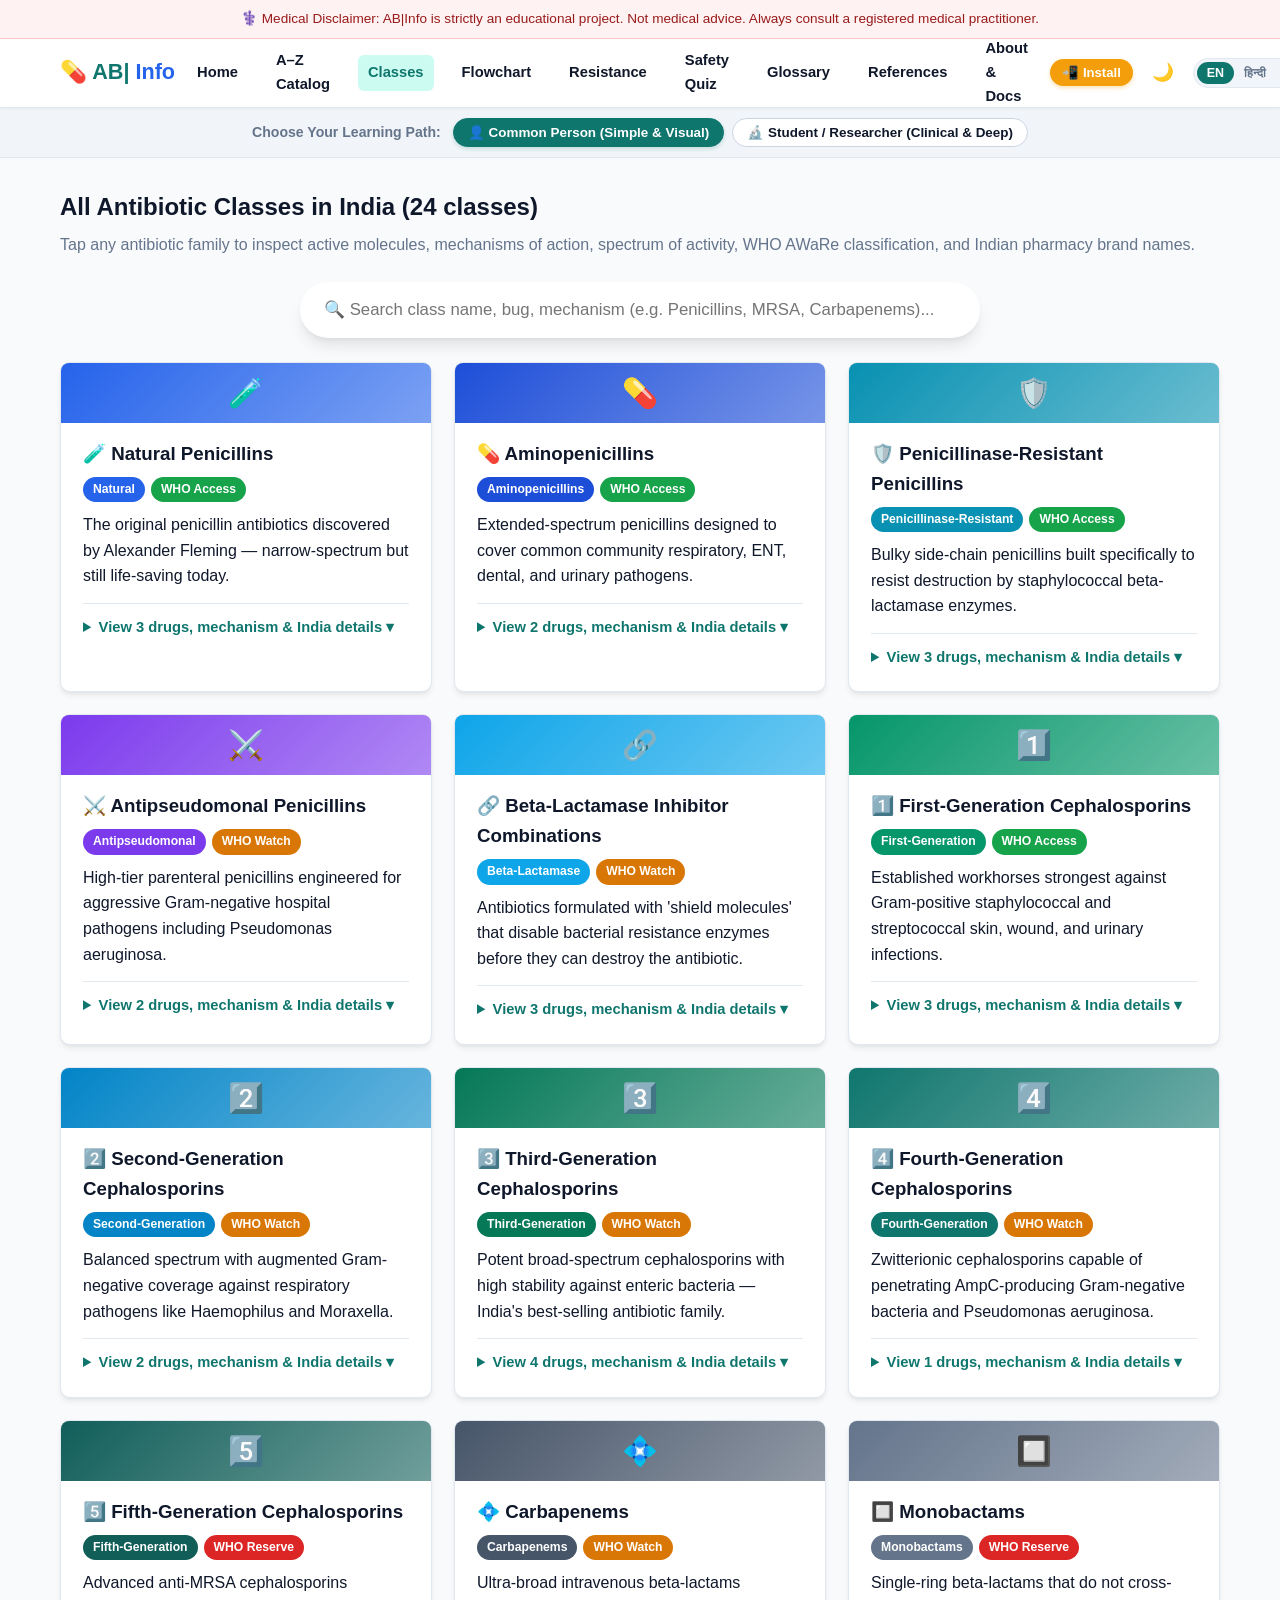
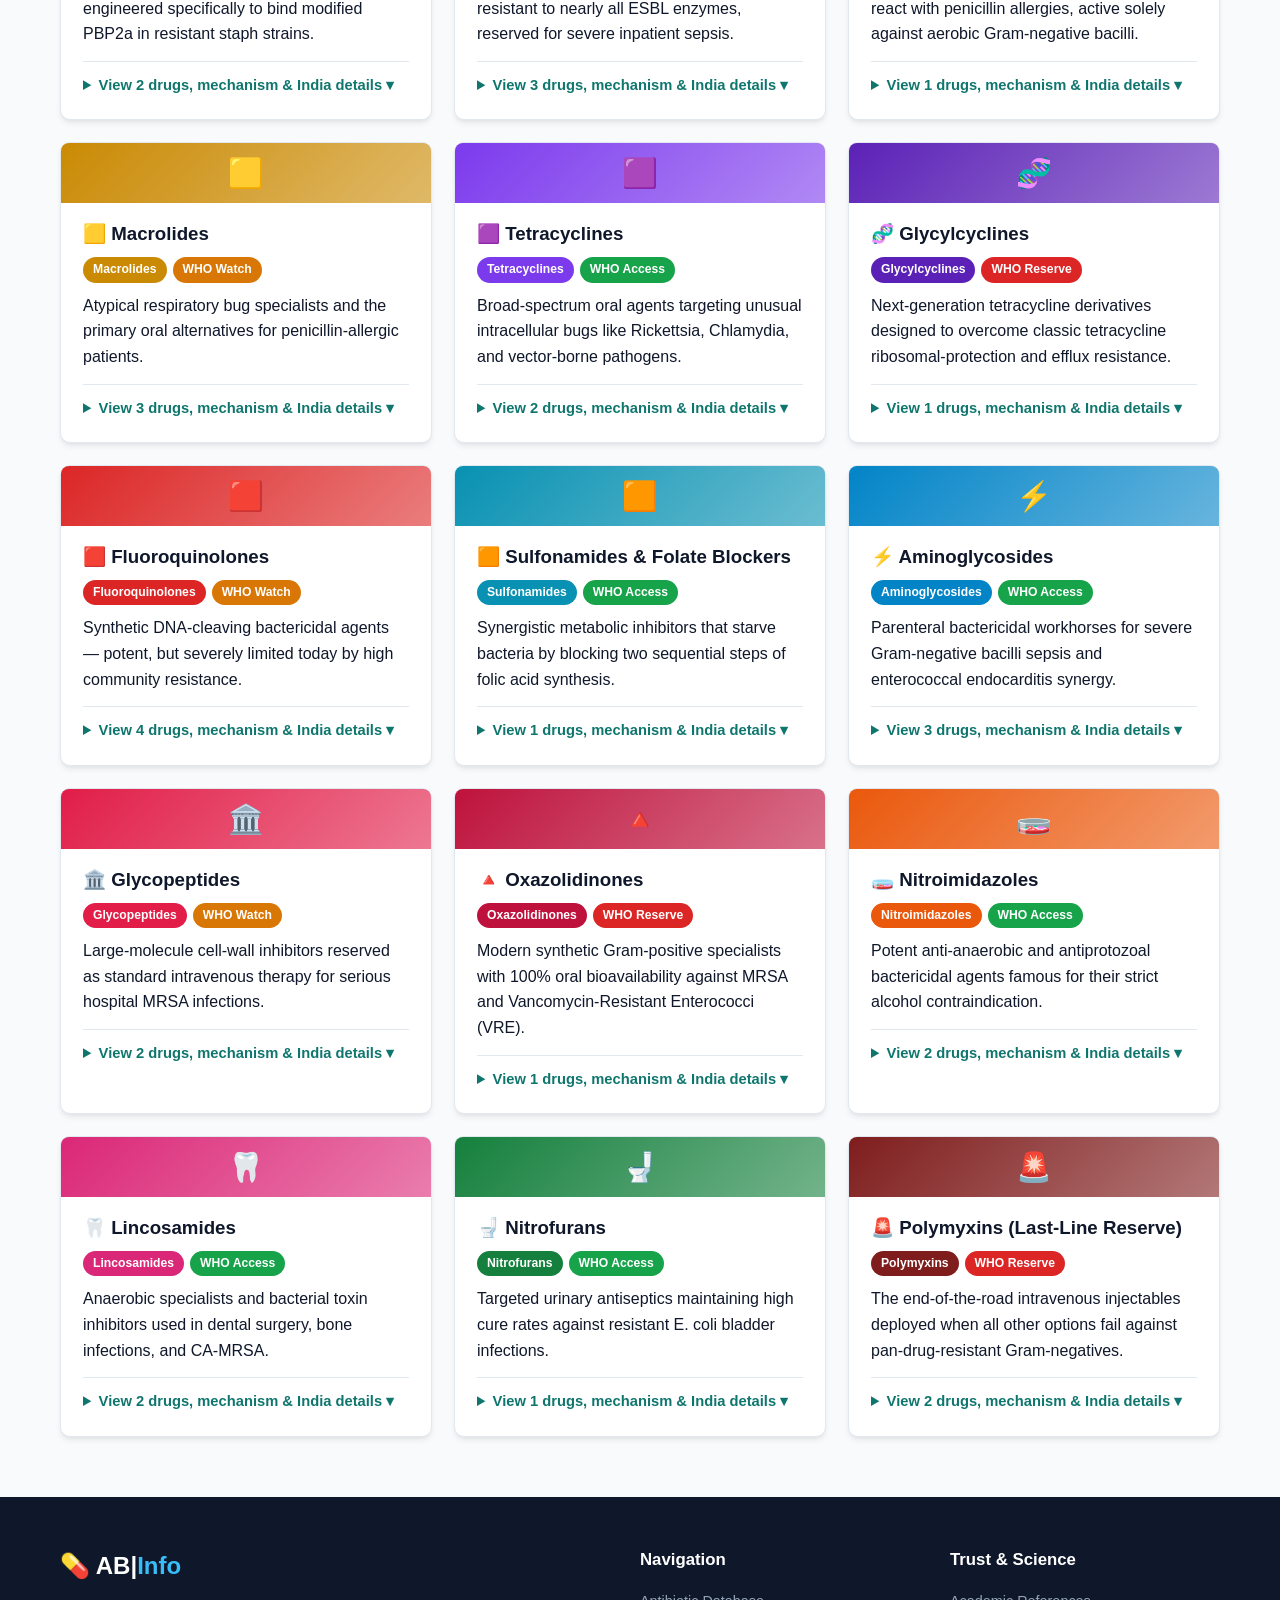
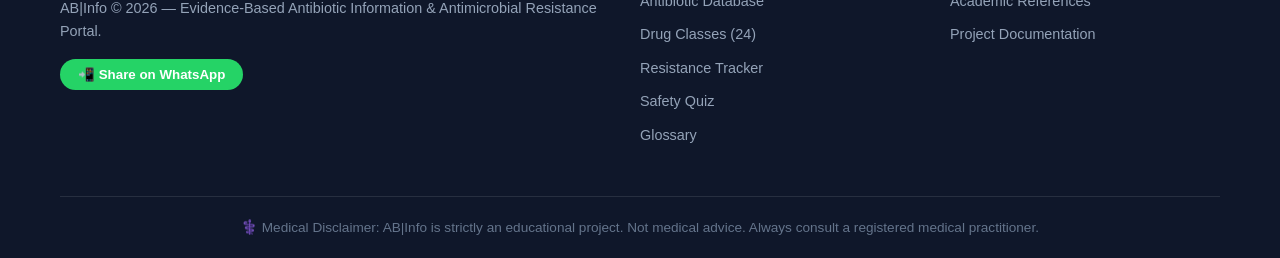
<file: classes.html>
<!DOCTYPE html>
<html lang="en">
<head>
  <meta charset="UTF-8" />
  <meta name="viewport" content="width=device-width, initial-scale=1.0" />
  <title>Classes of Antibiotics in India | AB|Info</title>
  <meta name="description" content="Explore all 24 antibiotic classes in India: mechanisms of action, spectrum of activity, WHO AWaRe categories, and Indian brands." />
  <link rel="icon" type="image/svg+xml" href="favicon.svg" />
  <link rel="manifest" href="manifest.json" />
  <meta name="theme-color" content="#0f766e" />

  <script>
    (function() {
      var saved = localStorage.getItem("abinfo_theme");
      var theme = saved || (window.matchMedia("(prefers-color-scheme: dark)").matches ? "dark" : "light");
      document.documentElement.setAttribute("data-theme", theme);
    })();
  </script>

  <link rel="stylesheet" href="style.css" />
</head>
<body>

  <!-- Medical Disclaimer Top Banner -->
  <aside class="top-disclaimer-banner" role="note" aria-label="Medical Disclaimer">
    <div class="container">
      <span data-i18n="disclaimerText">⚕️ Medical Disclaimer: AB|Info is strictly an educational project. Not medical advice. Always consult a registered medical practitioner.</span>
    </div>
  </aside>

  <!-- ===== NAVBAR ===== -->
  <header class="navbar" role="banner">
    <div class="container nav-inner">
      <a href="index.html" class="logo" aria-label="AB|Info Homepage">💊 AB|<span>Info</span></a>
      <button class="menu-btn" id="menuBtn" aria-label="Toggle navigation menu" aria-expanded="false">☰</button>
      <nav class="nav-links" id="navLinks" role="navigation" aria-label="Main Navigation">
        <a href="index.html" data-i18n="navHome">Home</a>
        <a href="drugs.html" data-i18n="navDatabase">A–Z Catalog</a>
        <a href="classes.html" class="active-nav" data-i18n="navClasses">Classes (24)</a>
        <a href="flowchart.html" data-i18n="navFlowchart">Flowchart</a>
        <a href="resistance.html" data-i18n="navResistance">Resistance</a>
        <a href="quiz.html" data-i18n="navQuiz">Quiz</a>
        <a href="glossary.html" data-i18n="navGlossary">Glossary</a>
        <a href="references.html" data-i18n="navReferences">References</a>
        <a href="about.html" data-i18n="navAbout">About &amp; Docs</a>
      </nav>

     <div class="nav-utils">
        <!-- PWA Install Button (Hidden until browser triggers install prompt) -->
        <button id="pwaInstallBtn" class="btn-install" title="Install AB|Info App" hidden>
          📲 <span>Install</span>
        </button>

        <!-- Dark / Light Mode Toggle Button -->
        <button id="themeToggleBtn" class="theme-toggle-btn" aria-label="Toggle dark/light theme" title="Toggle theme">
          🌙
        </button>

        <!-- Language Selector -->
        <div class="lang-selector" aria-label="Language selector">
          <button class="lang-btn active" data-lang="en">EN</button>
          <button class="lang-btn" data-lang="hi">हिन्दी</button>
          <button class="lang-btn" data-lang="kn">ಕನ್ನಡ</button>
        </div>
      </div>
     </div> 
  </header>

  <!-- Dual Learning Path Banner -->
  <section class="path-selector-bar">
    <div class="container path-inner">
      <span class="path-label" data-i18n="pathTitle">Choose Your Learning Path:</span>
      <div class="path-buttons" role="group" aria-label="Learning Path Selector">
        <button class="path-btn active" data-path="public" data-i18n="pathPublicBtn">👤 Common Person (Simple &amp; Visual)</button>
        <button class="path-btn" data-path="academic" data-i18n="pathAcademicBtn">🔬 Student / Researcher (Clinical &amp; Deep)</button>
      </div>
    </div>
  </section>

  <main class="container">
    <section id="classes" style="margin-top: 30px;">
      <h1>All Antibiotic Classes in India <span id="classCount"></span></h1>
      <p class="section-sub">Tap any antibiotic family to inspect active molecules, mechanisms of action, spectrum of activity, WHO AWaRe classification, and Indian pharmacy brand names.</p>
      
      <div class="search-box" style="margin-bottom: 24px;">
        <input type="text" id="classSearchInput" placeholder="🔍 Search class name, bug, mechanism (e.g. Penicillins, MRSA, Carbapenems)..." aria-label="Search antibiotic classes" />
      </div>

      <div class="class-grid" id="classGrid"></div>
    </section>
  </main>

  <footer role="contentinfo">
    <div class="container">
      <div class="footer-grid">
        <div class="footer-col">
          <h3 class="footer-logo">💊 AB|<span>Info</span></h3>
          <p class="footer-text" data-i18n="footerRights">AB|Info © 2026 — Evidence-Based Antibiotic Information &amp; Antimicrobial Resistance Portal.</p>
          <div class="footer-share-btn">
            <button class="btn-share" onclick="shareOnWhatsApp()" data-i18n="whatsappShareBtn">📲 Share on WhatsApp</button>
          </div>
        </div>
        <div class="footer-col">
          <h4>Navigation</h4>
          <ul class="footer-links">
            <li><a href="drugs.html">Antibiotic Database</a></li>
            <li><a href="classes.html">Drug Classes (24)</a></li>
            <li><a href="resistance.html">Resistance Tracker</a></li>
            <li><a href="quiz.html">Safety Quiz</a></li>
            <li><a href="glossary.html">Glossary</a></li>
          </ul>
        </div>
        <div class="footer-col">
          <h4>Trust &amp; Science</h4>
          <ul class="footer-links">
            <li><a href="references.html" data-i18n="footerRefLink">Academic References</a></li>
            <li><a href="about.html" data-i18n="footerDocsLink">Project Documentation</a></li>
          </ul>
        </div>
      </div>
      <div class="footer-bottom">
        <p data-i18n="disclaimerText">⚕️ Educational purposes only. Not medical advice. Always consult a registered medical practitioner.</p>
      </div>
    </div>
  </footer>

  <script src="i18n.js"></script>
  <script src="navbar.js"></script>
  <script src="classes.js"></script>
</body>
</html>
</file>
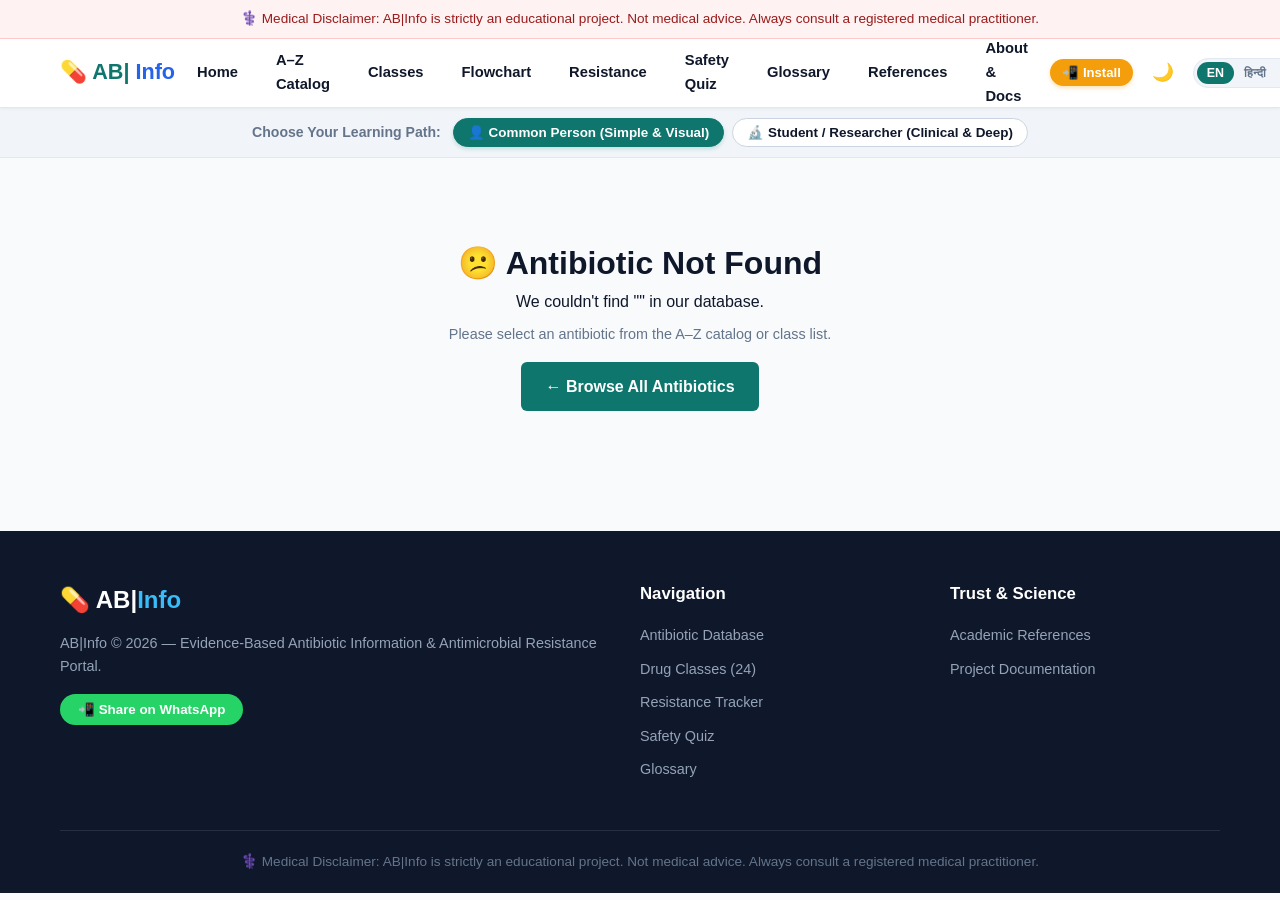
<file: drug.html>
<!DOCTYPE html>
<html lang="en">
<head>
  <meta charset="UTF-8" />
  <meta name="viewport" content="width=device-width, initial-scale=1.0" />
  <title>Clinical Drug Monograph | AB|Info</title>
  <meta name="description" content="Detailed clinical monograph: mechanism of action, antimicrobial spectrum, dosage forms, side effects, and dispensing guidance." />
  <link rel="icon" type="image/svg+xml" href="favicon.svg" />
  <link rel="manifest" href="manifest.json" />
  <meta name="theme-color" content="#0f766e" />

  <script>
    (function() {
      var saved = localStorage.getItem("abinfo_theme");
      var theme = saved || (window.matchMedia("(prefers-color-scheme: dark)").matches ? "dark" : "light");
      document.documentElement.setAttribute("data-theme", theme);
    })();
  </script>

  <link rel="stylesheet" href="style.css" />
</head>
<body class="drug-page">

  <!-- Medical Disclaimer Top Banner -->
  <aside class="top-disclaimer-banner" role="note" aria-label="Medical Disclaimer">
    <div class="container">
      <span data-i18n="disclaimerText">⚕️ Medical Disclaimer: AB|Info is strictly an educational project. Not medical advice. Always consult a registered medical practitioner.</span>
    </div>
  </aside>

  <!-- ===== NAVBAR ===== -->
  <header class="navbar" role="banner">
    <div class="container nav-inner">
      <a href="index.html" class="logo" aria-label="AB|Info Homepage">💊 AB|<span>Info</span></a>
      <button class="menu-btn" id="menuBtn" aria-label="Toggle navigation menu" aria-expanded="false">☰</button>
      <nav class="nav-links" id="navLinks" role="navigation" aria-label="Main Navigation">
        <a href="index.html" data-i18n="navHome">Home</a>
        <a href="drugs.html" data-i18n="navDatabase">A–Z Catalog</a>
        <a href="classes.html" data-i18n="navClasses">Classes (24)</a>
        <a href="flowchart.html" data-i18n="navFlowchart">Flowchart</a>
        <a href="resistance.html" data-i18n="navResistance">Resistance</a>
        <a href="quiz.html" data-i18n="navQuiz">Quiz</a>
        <a href="glossary.html" data-i18n="navGlossary">Glossary</a>
        <a href="references.html" data-i18n="navReferences">References</a>
        <a href="about.html" data-i18n="navAbout">About &amp; Docs</a>
      </nav>

      <div class="nav-utils">
        <!-- PWA Install Button (Hidden until browser triggers install prompt) -->
        <button id="pwaInstallBtn" class="btn-install" title="Install AB|Info App" hidden>
          📲 <span>Install</span>
        </button>

        <!-- Dark / Light Mode Toggle Button -->
        <button id="themeToggleBtn" class="theme-toggle-btn" aria-label="Toggle dark/light theme" title="Toggle theme">
          🌙
        </button>

        <!-- Language Selector -->
        <div class="lang-selector" aria-label="Language selector">
          <button class="lang-btn active" data-lang="en">EN</button>
          <button class="lang-btn" data-lang="hi">हिन्दी</button>
          <button class="lang-btn" data-lang="kn">ಕನ್ನಡ</button>
        </div>
      </div>
     </div> 
  </header>

  <!-- Dual Learning Path Banner -->
  <section class="path-selector-bar">
    <div class="container path-inner">
      <span class="path-label" data-i18n="pathTitle">Choose Your Learning Path:</span>
      <div class="path-buttons" role="group" aria-label="Learning Path Selector">
        <button class="path-btn active" data-path="public" data-i18n="pathPublicBtn">👤 Common Person (Simple &amp; Visual)</button>
        <button class="path-btn" data-path="academic" data-i18n="pathAcademicBtn">🔬 Student / Researcher (Clinical &amp; Deep)</button>
      </div>
    </div>
  </section>

  <!-- Main Monograph Container (Rendered by drug.js) -->
  <main class="container" id="drugDetail" style="margin-top: 20px;"></main>

  <footer role="contentinfo">
    <div class="container">
      <div class="footer-grid">
        <div class="footer-col">
          <h3 class="footer-logo">💊 AB|<span>Info</span></h3>
          <p class="footer-text" data-i18n="footerRights">AB|Info © 2026 — Evidence-Based Antibiotic Information &amp; Antimicrobial Resistance Portal.</p>
          <div class="footer-share-btn">
            <button class="btn-share" onclick="shareOnWhatsApp()" data-i18n="whatsappShareBtn">📲 Share on WhatsApp</button>
          </div>
        </div>
        <div class="footer-col">
          <h4>Navigation</h4>
          <ul class="footer-links">
            <li><a href="drugs.html">Antibiotic Database</a></li>
            <li><a href="classes.html">Drug Classes (24)</a></li>
            <li><a href="resistance.html">Resistance Tracker</a></li>
            <li><a href="quiz.html">Safety Quiz</a></li>
            <li><a href="glossary.html">Glossary</a></li>
          </ul>
        </div>
        <div class="footer-col">
          <h4>Trust &amp; Science</h4>
          <ul class="footer-links">
            <li><a href="references.html" data-i18n="footerRefLink">Academic References</a></li>
            <li><a href="about.html" data-i18n="footerDocsLink">Project Documentation</a></li>
          </ul>
        </div>
      </div>
      <div class="footer-bottom">
        <p data-i18n="disclaimerText">⚕️ Educational purposes only. Not medical advice. Always consult a registered medical practitioner.</p>
      </div>
    </div>
  </footer>

  <script src="i18n.js"></script>
  <script src="navbar.js"></script>
  <script src="data.js"></script>
  <script src="drug.js"></script>
</body>
</html>
</file>
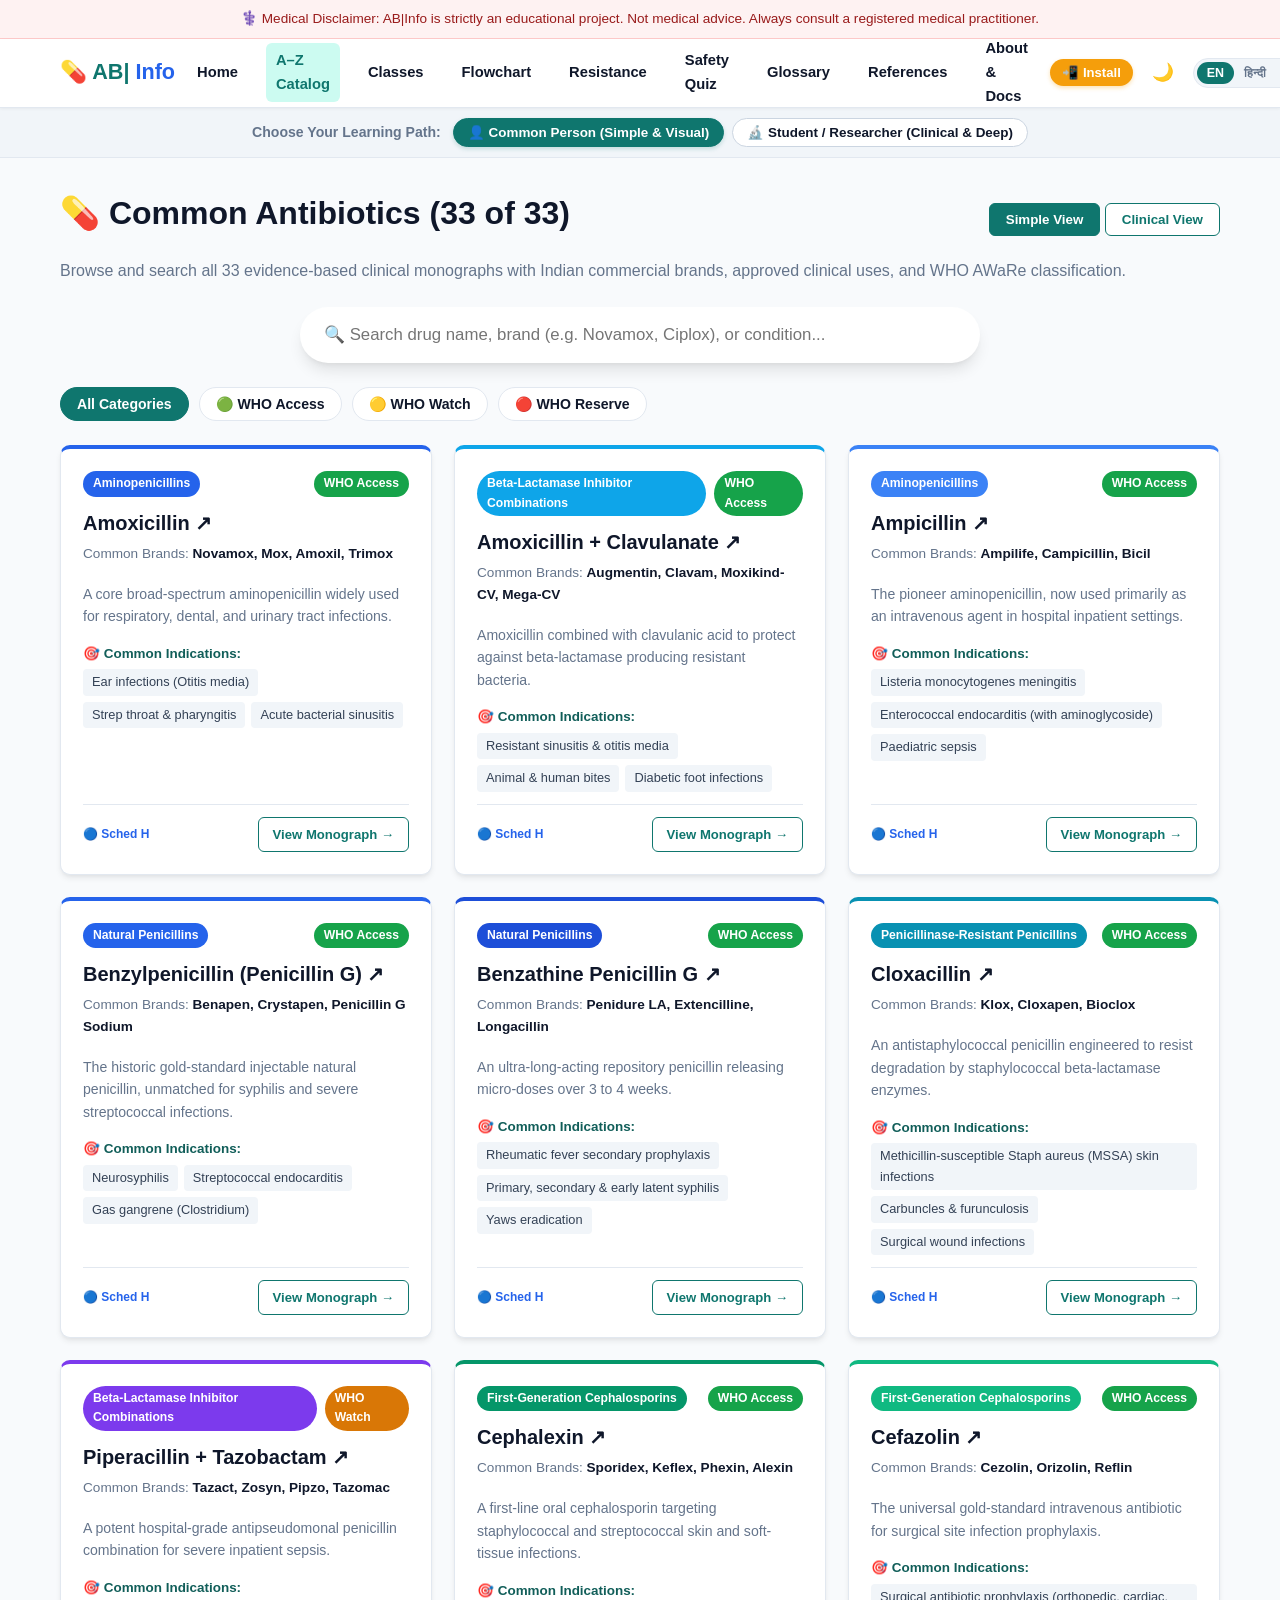
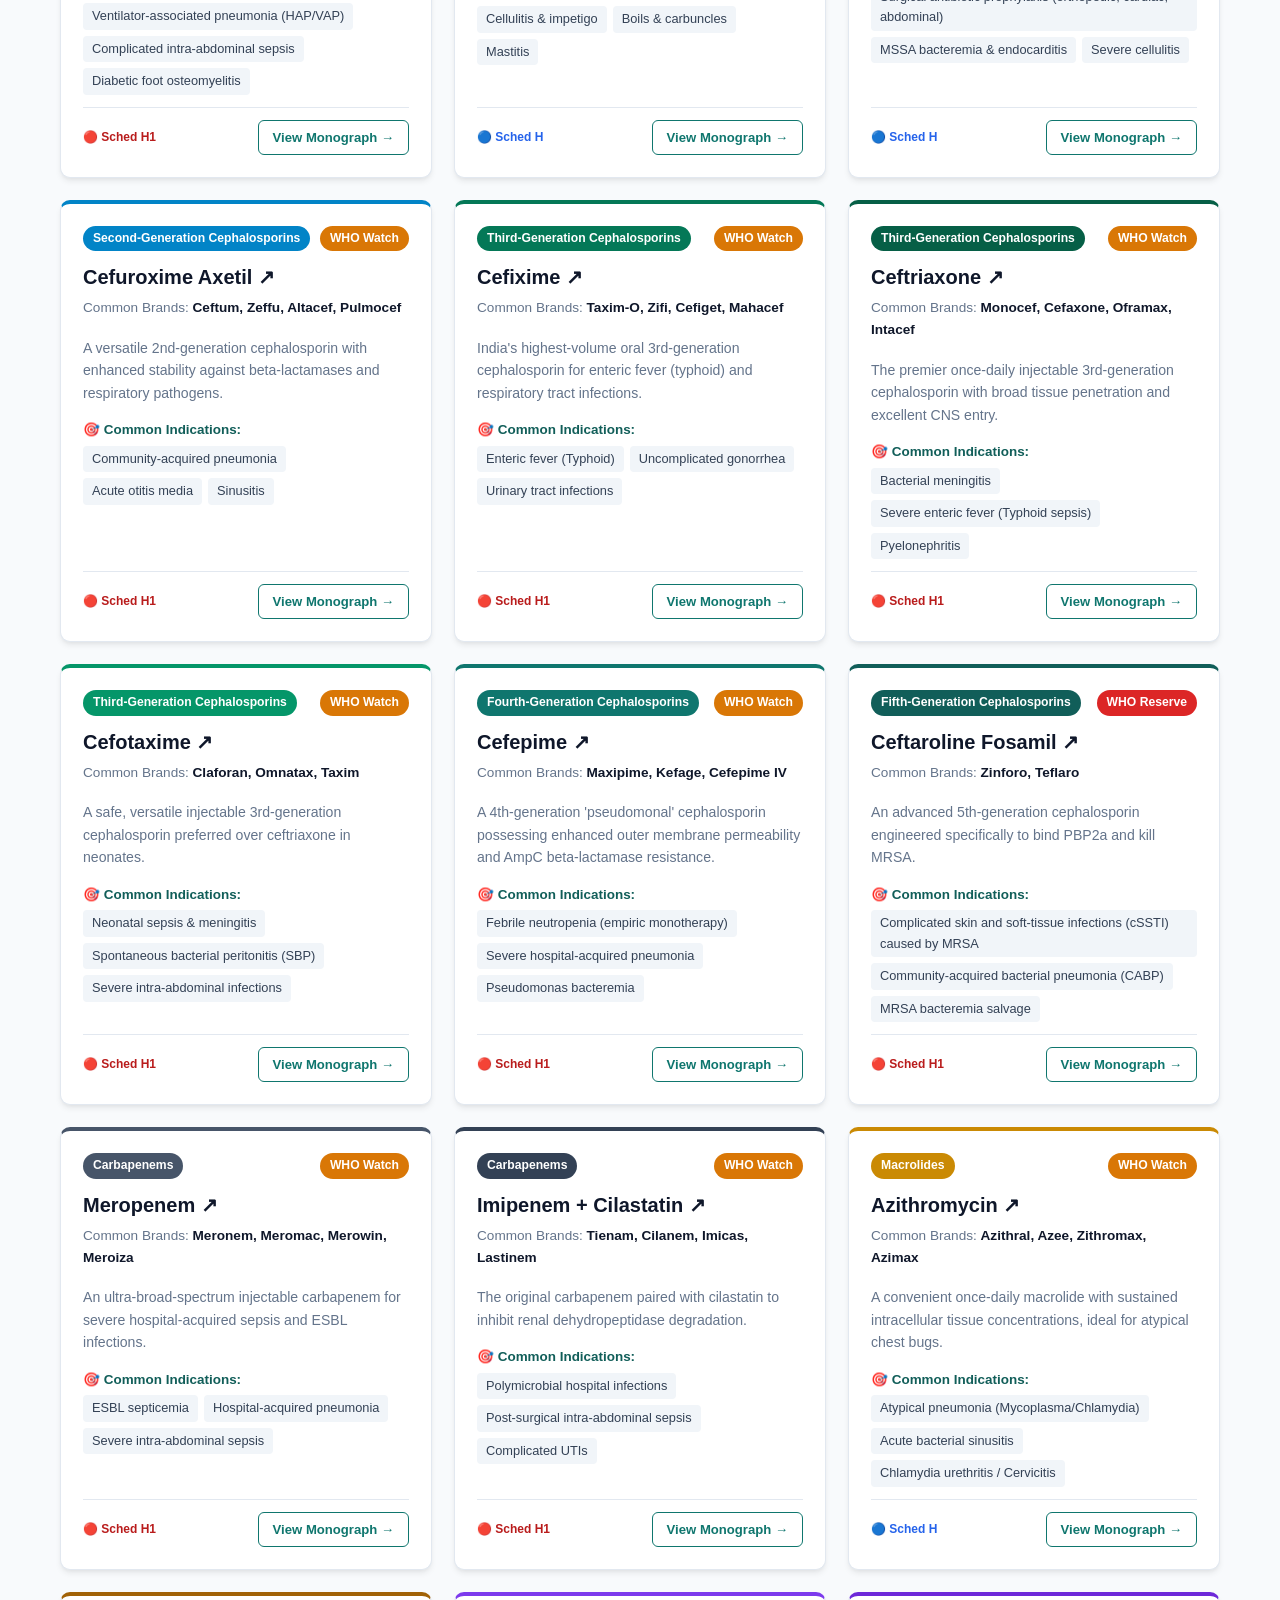
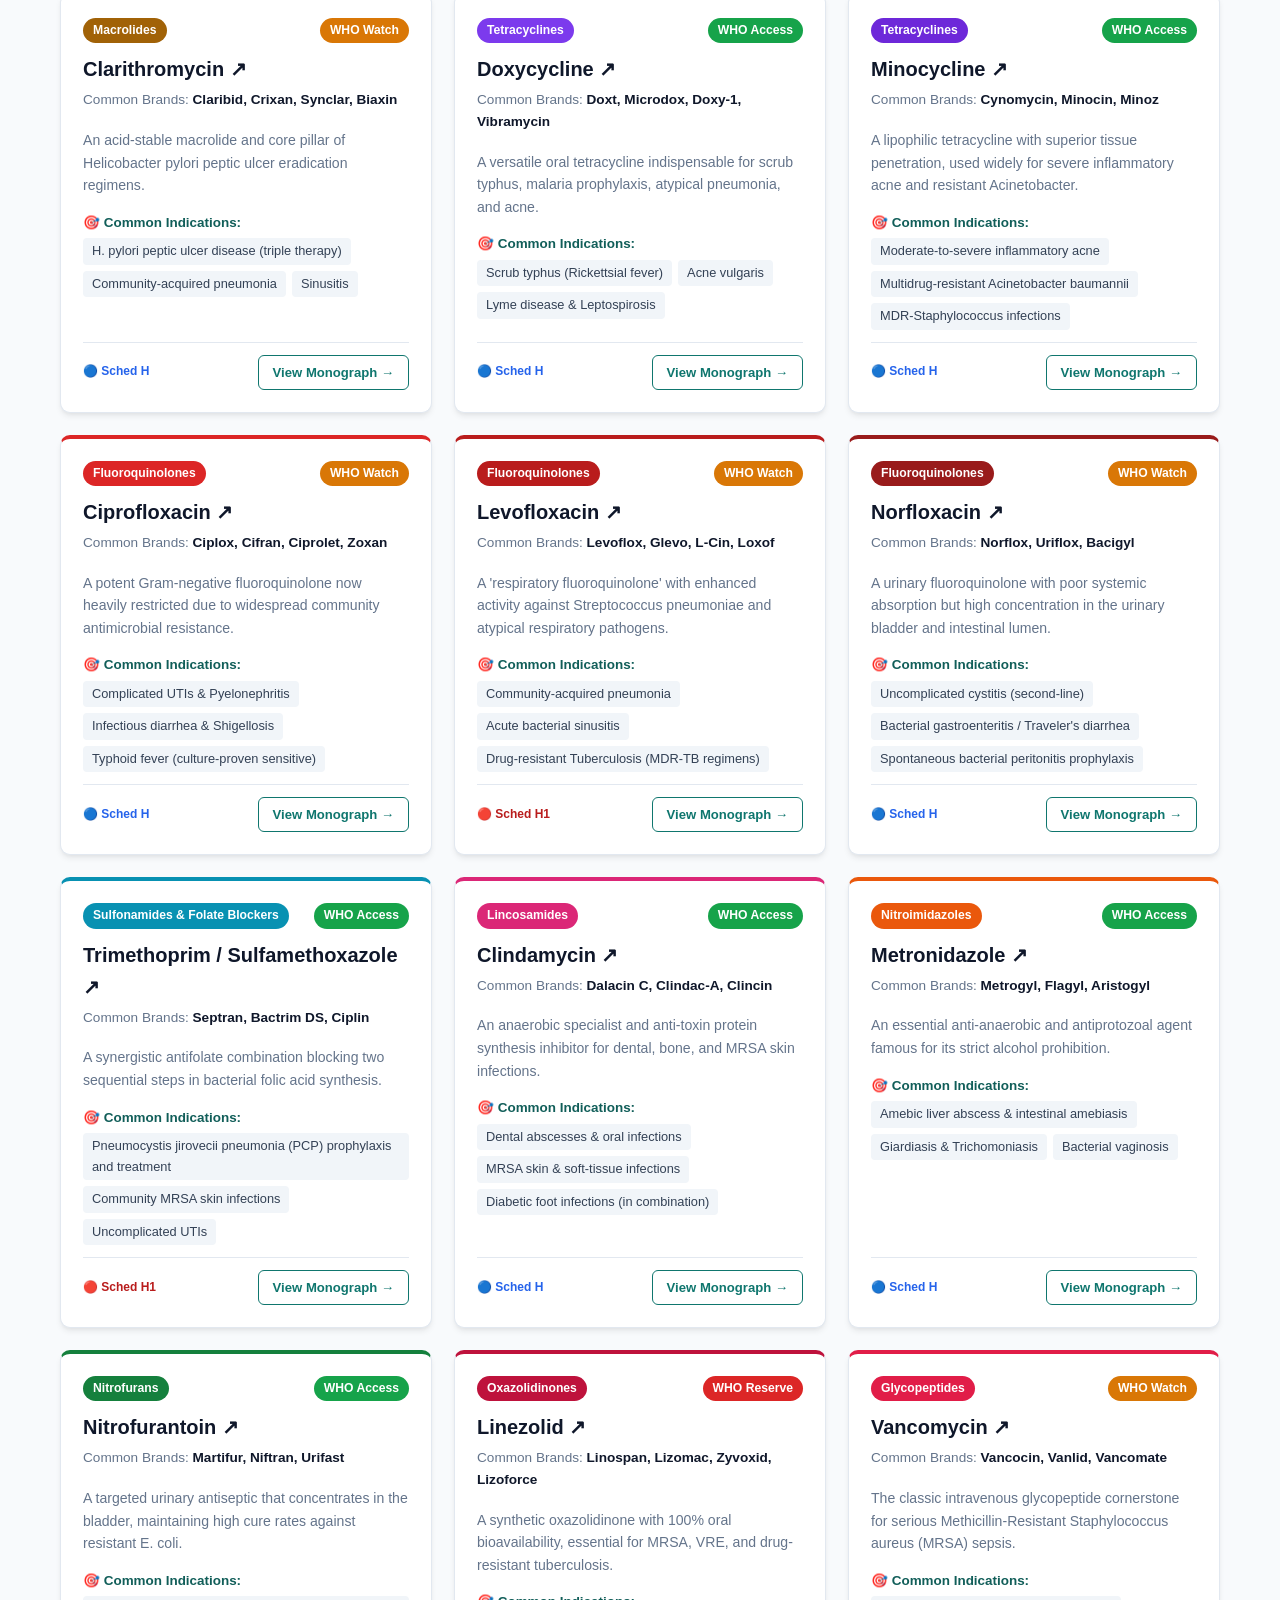
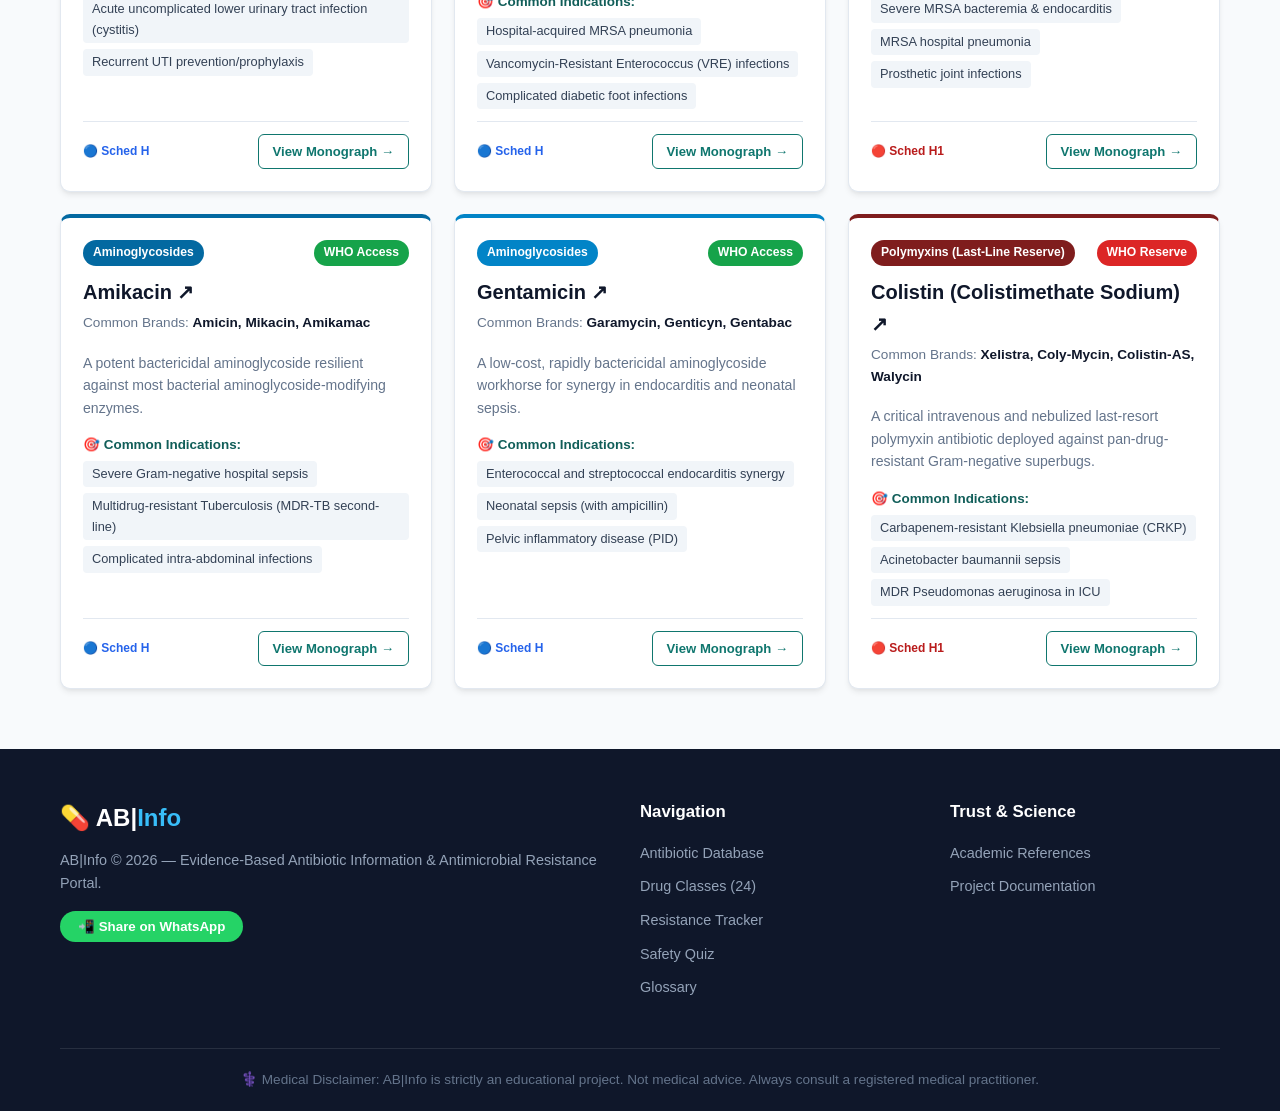
<file: drugs.html>
<!DOCTYPE html>
<html lang="en">
<head>
  <meta charset="UTF-8" />
  <meta name="viewport" content="width=device-width, initial-scale=1.0" />
  <title>A–Z Antibiotic Catalog &amp; Directory | AB|Info</title>
  <meta name="description" content="Explore all 33 antibiotic clinical monographs: Indian brands, dosage forms, WHO AWaRe tiers, mechanism of action, and patient counseling." />
  <link rel="icon" type="image/svg+xml" href="favicon.svg" />
  <link rel="manifest" href="manifest.json" />
  <meta name="theme-color" content="#0f766e" />

  <!-- Instant Theme Loader (Prevents Dark Mode Flash) -->
  <script>
    (function() {
      var saved = localStorage.getItem("abinfo_theme");
      var theme = saved || (window.matchMedia("(prefers-color-scheme: dark)").matches ? "dark" : "light");
      document.documentElement.setAttribute("data-theme", theme);
    })();
  </script>

  <link rel="stylesheet" href="style.css" />
</head>
<body>

  <!-- Medical Disclaimer Top Banner -->
  <aside class="top-disclaimer-banner" role="note" aria-label="Medical Disclaimer">
    <div class="container">
      <span data-i18n="disclaimerText">⚕️ Medical Disclaimer: AB|Info is strictly an educational project. Not medical advice. Always consult a registered medical practitioner.</span>
    </div>
  </aside>

  <!-- ===== NAVBAR ===== -->
  <header class="navbar" role="banner">
    <div class="container nav-inner">
      <a href="index.html" class="logo" aria-label="AB|Info Homepage">💊 AB|<span>Info</span></a>
      <button class="menu-btn" id="menuBtn" aria-label="Toggle navigation menu" aria-expanded="false">☰</button>
      <nav class="nav-links" id="navLinks" role="navigation" aria-label="Main Navigation">
        <a href="index.html" data-i18n="navHome">Home</a>
        <a href="drugs.html" class="active-nav" data-i18n="navDatabase">A–Z Catalog</a>
        <a href="classes.html" data-i18n="navClasses">Classes (24)</a>
        <a href="flowchart.html" data-i18n="navFlowchart">Flowchart</a>
        <a href="resistance.html" data-i18n="navResistance">Resistance</a>
        <a href="quiz.html" data-i18n="navQuiz">Quiz</a>
        <a href="glossary.html" data-i18n="navGlossary">Glossary</a>
        <a href="references.html" data-i18n="navReferences">References</a>
        <a href="about.html" data-i18n="navAbout">About &amp; Docs</a>
      </nav>

      <div class="nav-utils">
        <!-- PWA Install Button -->
        <button id="pwaInstallBtn" class="btn-install" title="Install AB|Info App" hidden>
          📲 <span>Install</span>
        </button>

        <!-- Dark / Light Mode Toggle Button -->
        <button id="themeToggleBtn" class="theme-toggle-btn" aria-label="Toggle dark/light theme" title="Toggle theme">
          🌙
        </button>

        <!-- Language Selector -->
        <div class="lang-selector" aria-label="Language selector">
          <button class="lang-btn active" data-lang="en">EN</button>
          <button class="lang-btn" data-lang="hi">हिन्दी</button>
          <button class="lang-btn" data-lang="kn">ಕನ್ನಡ</button>
        </div>
      </div>
    </div> 
  </header>

  <!-- Dual Learning Path Banner -->
  <section class="path-selector-bar">
    <div class="container path-inner">
      <span class="path-label" data-i18n="pathTitle">Choose Your Learning Path:</span>
      <div class="path-buttons" role="group" aria-label="Learning Path Selector">
        <button class="path-btn active" data-path="public" data-i18n="pathPublicBtn">👤 Common Person (Simple &amp; Visual)</button>
        <button class="path-btn" data-path="academic" data-i18n="pathAcademicBtn">🔬 Student / Researcher (Clinical &amp; Deep)</button>
      </div>
    </div>
  </section>

  <!-- Main Content Container -->
  <main class="container">
    <section id="drugs-catalog-section" style="margin-top: 30px; margin-bottom: 50px;">
      <div style="display:flex; justify-content:space-between; align-items:baseline; flex-wrap:wrap; margin-bottom:10px;">
        <h1 style="font-size:2rem; margin-bottom:6px;">
          💊 <span data-i18n="commonAntibioticsTitle">Common Antibiotics</span> <span id="resultCount"></span>
        </h1>
        
        <div class="view-toggle-btns" style="margin-bottom:12px;">
          <button class="btn-outline active" id="viewSimpleBtn" onclick="setLearningPath('public')">Simple View</button>
          <button class="btn-outline" id="viewDetailedBtn" onclick="setLearningPath('academic')">Clinical View</button>
        </div>
      </div>

      <p class="section-sub">
        Browse and search all 33 evidence-based clinical monographs with Indian commercial brands, approved clinical uses, and WHO AWaRe classification.
      </p>

      <!-- Search Box -->
      <div class="search-box" style="margin-bottom: 24px;">
        <input type="text" id="searchInput" placeholder="🔍 Search drug name, brand (e.g. Novamox, Ciplox), condition, or bug..." aria-label="Search antibiotics" />
      </div>

      <!-- WHO AWaRe Filter Pills -->
      <div class="filter-wrapper">
        <button class="filter-pill active" data-filter="ALL" data-i18n="allCategories">All Categories</button>
        <button class="filter-pill" data-filter="Access" data-i18n="whoAccess">🟢 WHO Access</button>
        <button class="filter-pill" data-filter="Watch" data-i18n="whoWatch">🟡 WHO Watch</button>
        <button class="filter-pill" data-filter="Reserve" data-i18n="whoReserve">🔴 WHO Reserve</button>
      </div>

      <!-- Drug Cards Grid Rendered by script.js -->
      <div class="drug-grid" id="drugGrid"></div>
      <p class="no-results" id="noResults" hidden data-i18n="noMatches">😕 No antibiotics matched your search.</p>
    </section>
  </main>

  <!-- Standard 3-Column Footer -->
  <footer role="contentinfo">
    <div class="container">
      <div class="footer-grid">
        <div class="footer-col">
          <h3 class="footer-logo">💊 AB|<span>Info</span></h3>
          <p class="footer-text" data-i18n="footerRights">AB|Info © 2026 — Evidence-Based Antibiotic Information &amp; Antimicrobial Resistance Portal.</p>
          <div class="footer-share-btn">
            <button class="btn-share" onclick="shareOnWhatsApp()" data-i18n="whatsappShareBtn">📲 Share on WhatsApp</button>
          </div>
        </div>
        <div class="footer-col">
          <h4>Navigation</h4>
          <ul class="footer-links">
            <li><a href="drugs.html">Antibiotic Database</a></li>
            <li><a href="classes.html">Drug Classes (24)</a></li>
            <li><a href="resistance.html">Resistance Tracker</a></li>
            <li><a href="quiz.html">Safety Quiz</a></li>
            <li><a href="glossary.html">Glossary</a></li>
          </ul>
        </div>
        <div class="footer-col">
          <h4>Trust &amp; Science</h4>
          <ul class="footer-links">
            <li><a href="references.html" data-i18n="footerRefLink">Academic References</a></li>
            <li><a href="about.html" data-i18n="footerDocsLink">Project Documentation</a></li>
          </ul>
        </div>
      </div>
      <div class="footer-bottom">
        <p data-i18n="disclaimerText">⚕️ Educational purposes only. Not medical advice. Always consult a registered medical practitioner.</p>
      </div>
    </div>
  </footer>

  <!-- Scripts -->
  <script src="i18n.js"></script>
  <script src="navbar.js"></script>
  <script src="data.js"></script>
  <script src="script.js"></script>
</body>
</html>
</file>
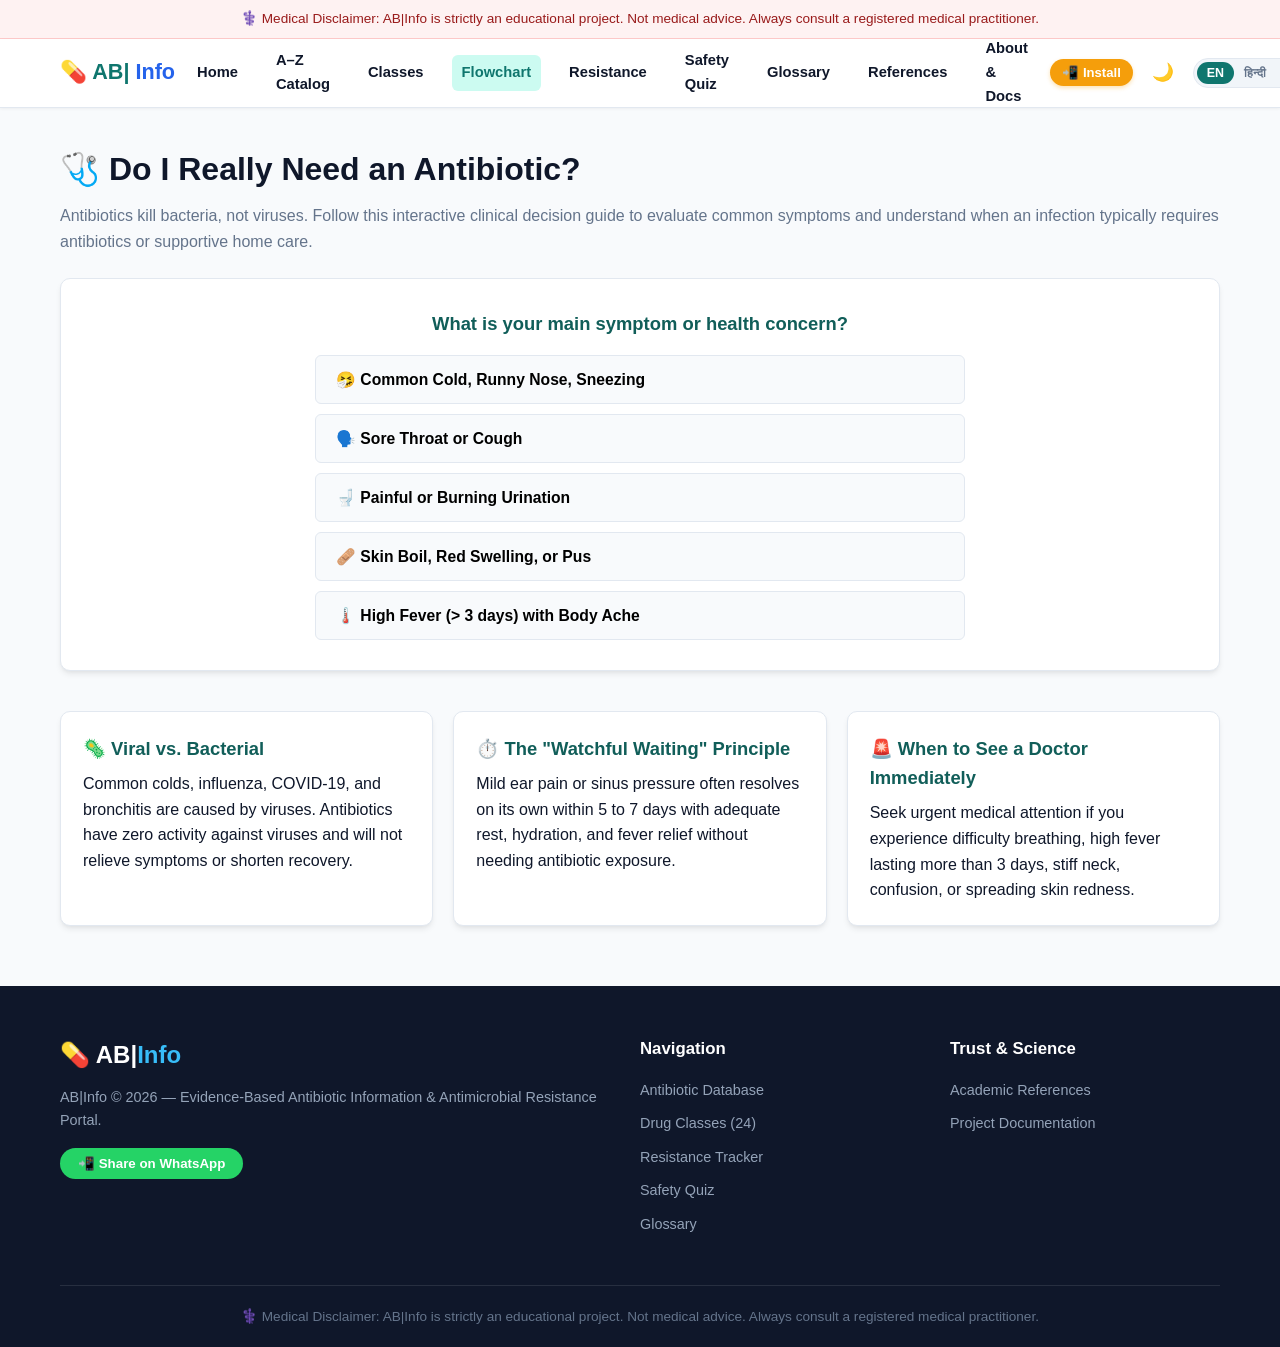
<file: flowchart.html>
<!DOCTYPE html>
<html lang="en">
<head>
  <meta charset="UTF-8" />
  <meta name="viewport" content="width=device-width, initial-scale=1.0" />
  <title>Do I Need an Antibiotic? Symptom Decision Guide | AB|Info</title>
  <meta name="description" content="Interactive clinical decision guide: check whether cold, sore throat, fever, or UTI symptoms warrant antibiotics or supportive home care." />
  <link rel="icon" type="image/svg+xml" href="favicon.svg" />
  <link rel="manifest" href="manifest.json" />
  <meta name="theme-color" content="#0f766e" />

  <!-- Instant Theme Loader (Prevents Dark Mode Flash) -->
  <script>
    (function() {
      var saved = localStorage.getItem("abinfo_theme");
      var theme = saved || (window.matchMedia("(prefers-color-scheme: dark)").matches ? "dark" : "light");
      document.documentElement.setAttribute("data-theme", theme);
    })();
  </script>

  <link rel="stylesheet" href="style.css" />
</head>
<body>

  <!-- Medical Disclaimer Top Banner -->
  <aside class="top-disclaimer-banner" role="note" aria-label="Medical Disclaimer">
    <div class="container">
      <span data-i18n="disclaimerText">⚕️ Medical Disclaimer: AB|Info is strictly an educational project. Not medical advice. Always consult a registered medical practitioner.</span>
    </div>
  </aside>

  <!-- ===== NAVBAR ===== -->
  <header class="navbar" role="banner">
    <div class="container nav-inner">
      <a href="index.html" class="logo" aria-label="AB|Info Homepage">💊 AB|<span>Info</span></a>
      <button class="menu-btn" id="menuBtn" aria-label="Toggle navigation menu" aria-expanded="false">☰</button>
      <nav class="nav-links" id="navLinks" role="navigation" aria-label="Main Navigation">
        <a href="index.html" data-i18n="navHome">Home</a>
        <a href="drugs.html" data-i18n="navDatabase">A–Z Catalog</a>
        <a href="classes.html" data-i18n="navClasses">Classes (24)</a>
        <a href="flowchart.html" class="active-nav" data-i18n="navFlowchart">Flowchart</a>
        <a href="resistance.html" data-i18n="navResistance">Resistance</a>
        <a href="quiz.html" data-i18n="navQuiz">Quiz</a>
        <a href="glossary.html" data-i18n="navGlossary">Glossary</a>
        <a href="references.html" data-i18n="navReferences">References</a>
        <a href="about.html" data-i18n="navAbout">About &amp; Docs</a>
      </nav>

      <div class="nav-utils">
        <!-- PWA Install Button -->
        <button id="pwaInstallBtn" class="btn-install" title="Install AB|Info App" hidden>
          📲 <span>Install</span>
        </button>

        <!-- Dark / Light Mode Toggle Button -->
        <button id="themeToggleBtn" class="theme-toggle-btn" aria-label="Toggle dark/light theme" title="Toggle theme">
          🌙
        </button>

        <!-- Language Selector -->
        <div class="lang-selector" aria-label="Language selector">
          <button class="lang-btn active" data-lang="en">EN</button>
          <button class="lang-btn" data-lang="hi">हिन्दी</button>
          <button class="lang-btn" data-lang="kn">ಕನ್ನಡ</button>
        </div>
      </div>
    </div> 
  </header>

  <!-- Main Content Container -->
  <main class="container">
    <section id="flowchart-section" style="margin-top: 36px; margin-bottom: 50px;">
      <h1 style="font-size:2rem; margin-bottom:8px;">🩺 Do I Really Need an Antibiotic?</h1>
      <p class="section-sub">
        Antibiotics kill bacteria, not viruses. Follow this interactive clinical decision guide to evaluate common symptoms and understand when an infection typically requires antibiotics or supportive home care.
      </p>

      <!-- Flowchart Interactive Box Rendered by script.js -->
      <div id="flowchartContainer" class="flowchart-box" style="margin-top: 24px; margin-bottom: 40px;"></div>

      <!-- Quick Clinical Guidance Cards -->
      <div class="safety-banner" style="margin-top: 30px;">
        <div class="safety-item">
          <h3>🦠 Viral vs. Bacterial</h3>
          <p>Common colds, influenza, COVID-19, and bronchitis are caused by viruses. Antibiotics have zero activity against viruses and will not relieve symptoms or shorten recovery.</p>
        </div>
        <div class="safety-item">
          <h3>⏱️ The "Watchful Waiting" Principle</h3>
          <p>Mild ear pain or sinus pressure often resolves on its own within 5 to 7 days with adequate rest, hydration, and fever relief without needing antibiotic exposure.</p>
        </div>
        <div class="safety-item">
          <h3>🚨 When to See a Doctor Immediately</h3>
          <p>Seek urgent medical attention if you experience difficulty breathing, high fever lasting more than 3 days, stiff neck, confusion, or spreading skin redness.</p>
        </div>
      </div>
    </section>
  </main>

  <!-- Standard 3-Column Footer -->
  <footer role="contentinfo">
    <div class="container">
      <div class="footer-grid">
        <div class="footer-col">
          <h3 class="footer-logo">💊 AB|<span>Info</span></h3>
          <p class="footer-text" data-i18n="footerRights">AB|Info © 2026 — Evidence-Based Antibiotic Information &amp; Antimicrobial Resistance Portal.</p>
          <div class="footer-share-btn">
            <button class="btn-share" onclick="shareOnWhatsApp()" data-i18n="whatsappShareBtn">📲 Share on WhatsApp</button>
          </div>
        </div>
        <div class="footer-col">
          <h4>Navigation</h4>
          <ul class="footer-links">
            <li><a href="drugs.html">Antibiotic Database</a></li>
            <li><a href="classes.html">Drug Classes (24)</a></li>
            <li><a href="resistance.html">Resistance Tracker</a></li>
            <li><a href="quiz.html">Safety Quiz</a></li>
            <li><a href="glossary.html">Glossary</a></li>
          </ul>
        </div>
        <div class="footer-col">
          <h4>Trust &amp; Science</h4>
          <ul class="footer-links">
            <li><a href="references.html" data-i18n="footerRefLink">Academic References</a></li>
            <li><a href="about.html" data-i18n="footerDocsLink">Project Documentation</a></li>
          </ul>
        </div>
      </div>
      <div class="footer-bottom">
        <p data-i18n="disclaimerText">⚕️ Educational purposes only. Not medical advice. Always consult a registered medical practitioner.</p>
      </div>
    </div>
  </footer>

  <!-- Scripts -->
  <script src="i18n.js"></script>
  <script src="navbar.js"></script>
  <script src="script.js"></script>
</body>
</html>
</file>
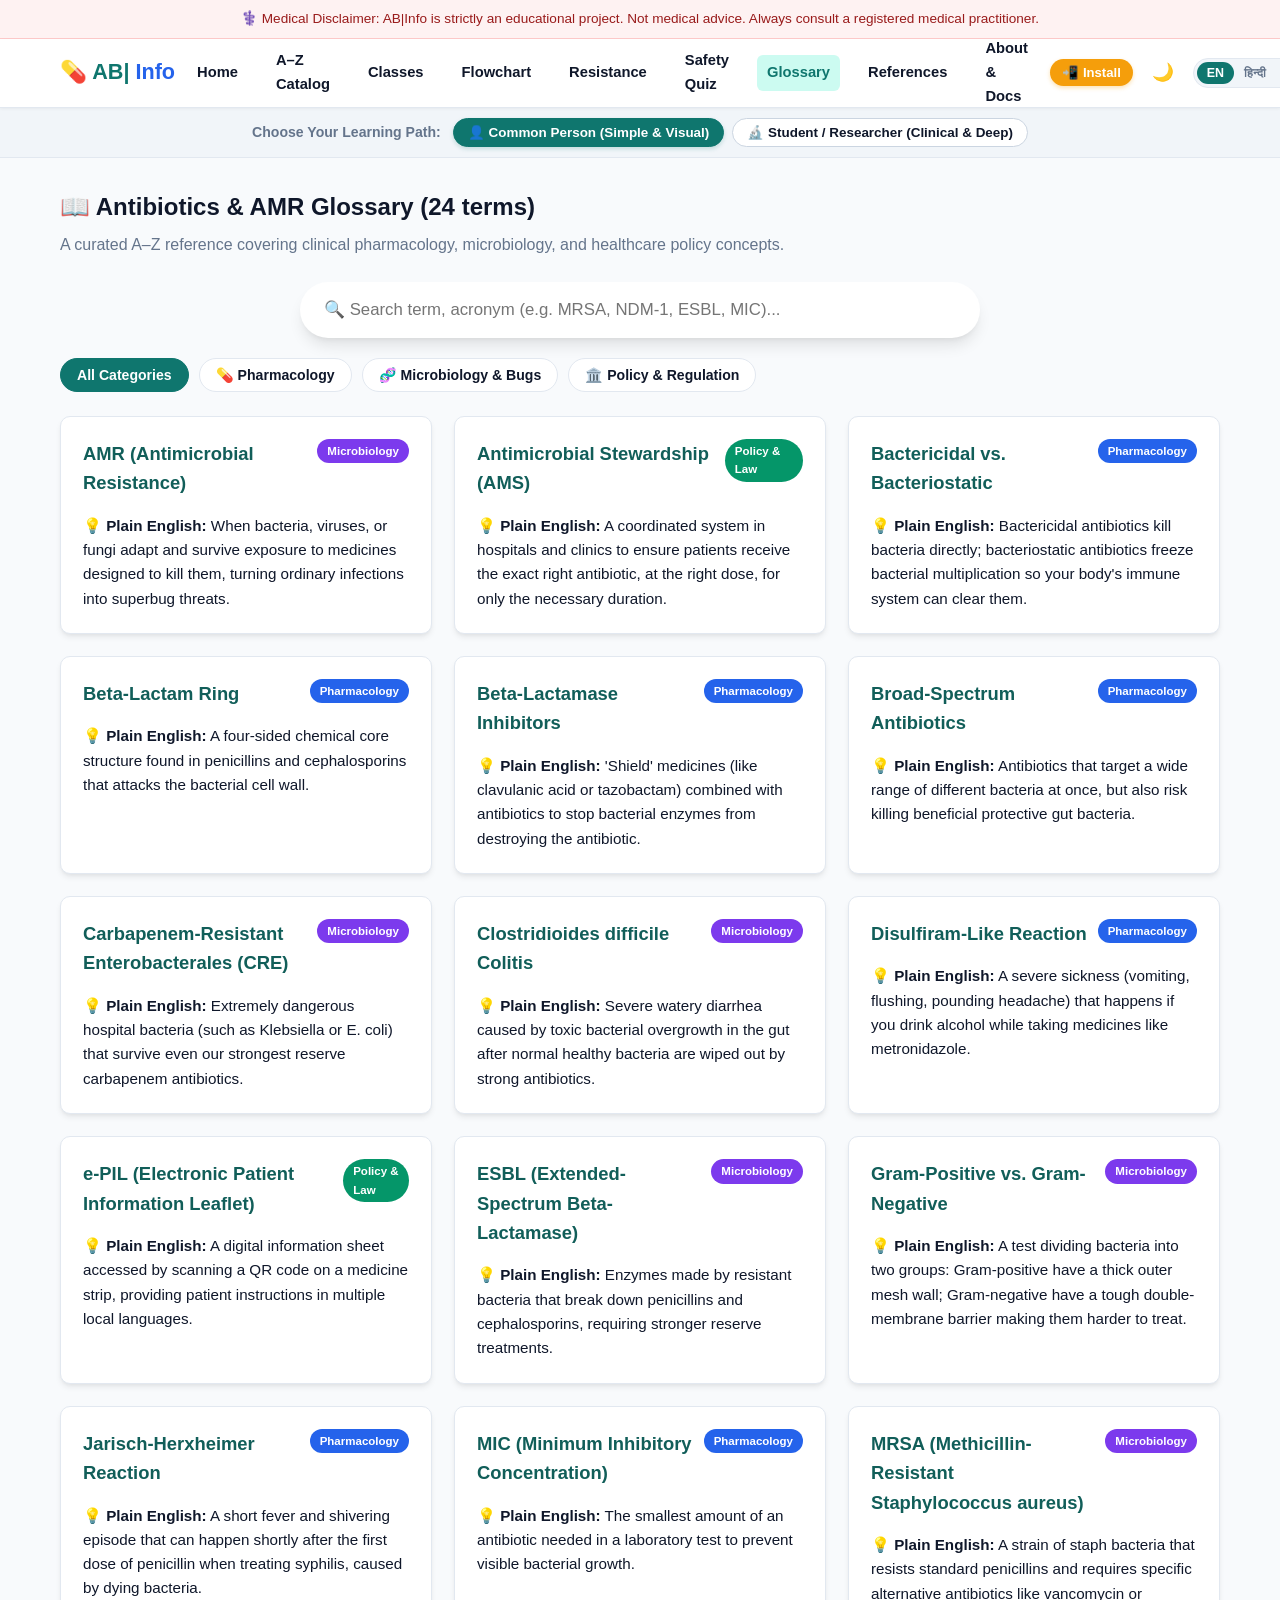
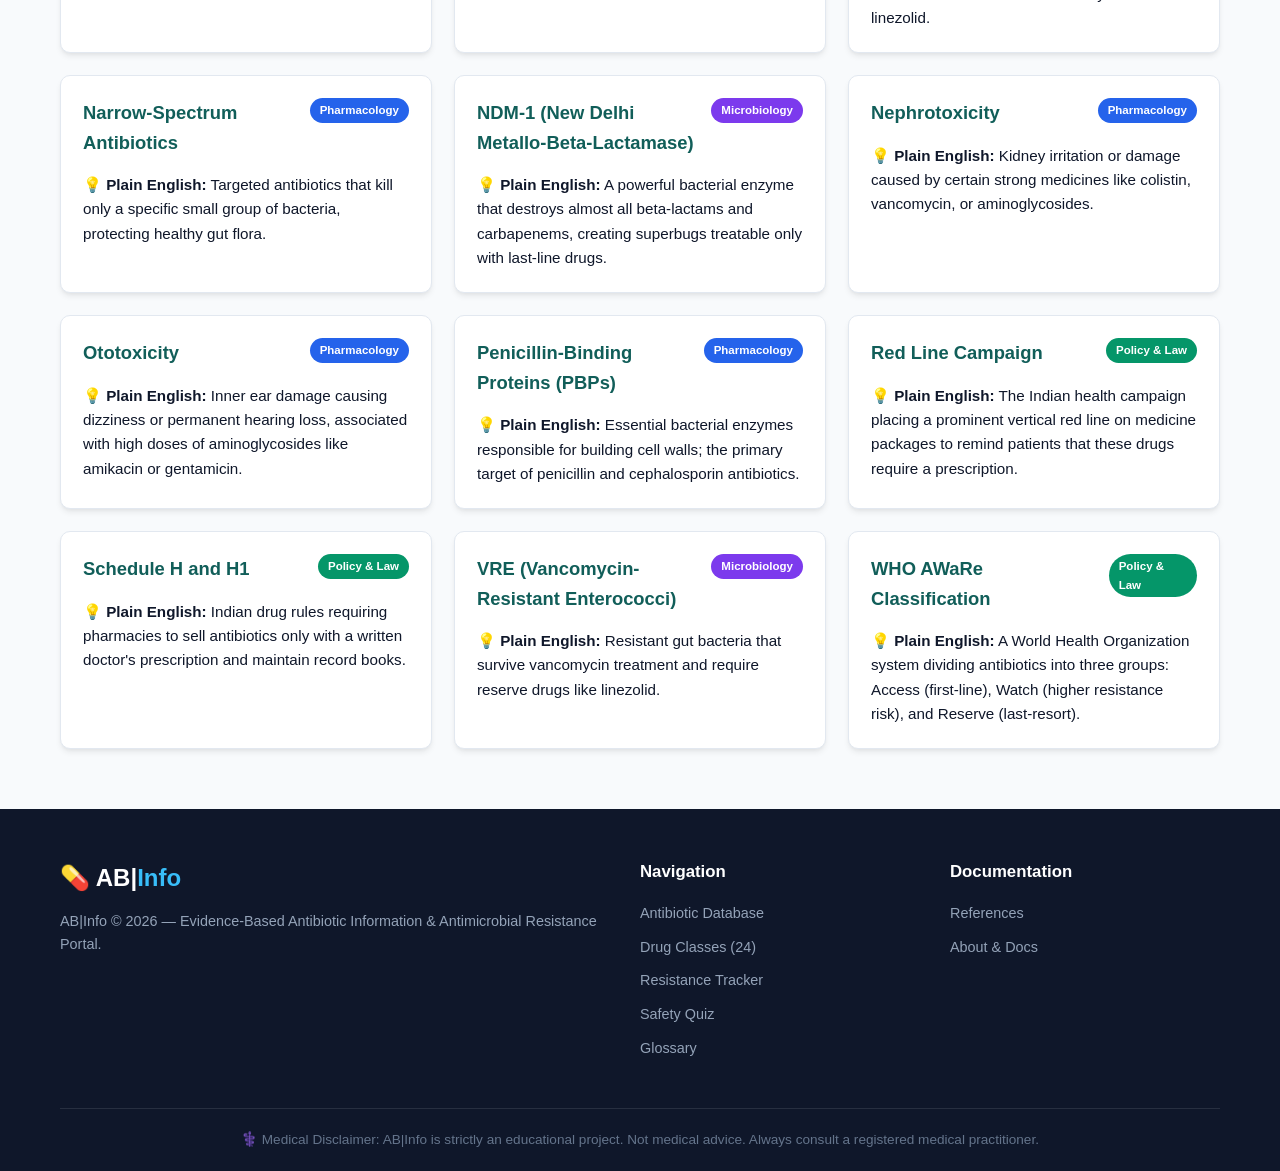
<file: glossary.html>
<!DOCTYPE html>
<html lang="en">
<head>
  <meta charset="UTF-8" />
  <meta name="viewport" content="width=device-width, initial-scale=1.0" />
  <title>Antibiotic &amp; AMR Clinical Glossary | AB|Info</title>
  <meta name="description" content="Comprehensive A-Z glossary of antibiotic, microbiology, and antimicrobial resistance terms." />
  <link rel="icon" type="image/svg+xml" href="favicon.svg" />
  <link rel="manifest" href="manifest.json" />
  <meta name="theme-color" content="#0f766e" />

  <script>
    (function() {
      var saved = localStorage.getItem("abinfo_theme");
      var theme = saved || (window.matchMedia("(prefers-color-scheme: dark)").matches ? "dark" : "light");
      document.documentElement.setAttribute("data-theme", theme);
    })();
  </script>

  <link rel="stylesheet" href="style.css" />
</head>
<body>

  <aside class="top-disclaimer-banner" role="note" aria-label="Medical Disclaimer">
    <div class="container">
      <span data-i18n="disclaimerText">⚕️ Medical Disclaimer: AB|Info is strictly an educational project. Not medical advice. Always consult a registered medical practitioner.</span>
    </div>
  </aside>

  <header class="navbar" role="banner">
    <div class="container nav-inner">
      <a href="index.html" class="logo" aria-label="AB|Info Homepage">💊 AB|<span>Info</span></a>
      <button class="menu-btn" id="menuBtn" aria-label="Toggle navigation menu" aria-expanded="false">☰</button>
      <nav class="nav-links" id="navLinks" role="navigation" aria-label="Main Navigation">
        <a href="index.html" data-i18n="navHome">Home</a>
        <a href="drugs.html" data-i18n="navDatabase">A–Z Catalog</a>
        <a href="classes.html" data-i18n="navClasses">Classes (24)</a>
        <a href="flowchart.html" data-i18n="navFlowchart">Flowchart</a>
        <a href="resistance.html" data-i18n="navResistance">Resistance</a>
        <a href="quiz.html" data-i18n="navQuiz">Quiz</a>
        <a href="glossary.html" class="active-nav" data-i18n="navGlossary">Glossary</a>
        <a href="references.html" data-i18n="navReferences">References</a>
        <a href="about.html" data-i18n="navAbout">About &amp; Docs</a>
      </nav>

     <div class="nav-utils">
        <!-- PWA Install Button (Hidden until browser triggers install prompt) -->
        <button id="pwaInstallBtn" class="btn-install" title="Install AB|Info App" hidden>
          📲 <span>Install</span>
        </button>

        <!-- Dark / Light Mode Toggle Button -->
        <button id="themeToggleBtn" class="theme-toggle-btn" aria-label="Toggle dark/light theme" title="Toggle theme">
          🌙
        </button>

        <!-- Language Selector -->
        <div class="lang-selector" aria-label="Language selector">
          <button class="lang-btn active" data-lang="en">EN</button>
          <button class="lang-btn" data-lang="hi">हिन्दी</button>
          <button class="lang-btn" data-lang="kn">ಕನ್ನಡ</button>
        </div>
      </div>
     </div> 
  </header>

  <section class="path-selector-bar">
    <div class="container path-inner">
      <span class="path-label" data-i18n="pathTitle">Choose Your Learning Path:</span>
      <div class="path-buttons" role="group" aria-label="Learning Path Selector">
        <button class="path-btn active" data-path="public" data-i18n="pathPublicBtn">👤 Common Person (Simple &amp; Visual)</button>
        <button class="path-btn" data-path="academic" data-i18n="pathAcademicBtn">🔬 Student / Researcher (Clinical &amp; Deep)</button>
      </div>
    </div>
  </section>

  <main class="container">
    <section id="glossary-section" style="margin-top: 30px;">
      <h1>📖 Antibiotics &amp; AMR Glossary <span id="glossaryCount"></span></h1>
      <p class="section-sub">A curated A–Z reference covering clinical pharmacology, microbiology, and healthcare policy concepts.</p>

      <div class="search-box" style="margin-bottom: 20px;">
        <input type="text" id="glossarySearch" placeholder="🔍 Search term, acronym (e.g. MRSA, NDM-1, ESBL, MIC)..." aria-label="Search glossary terms" />
      </div>

      <div class="filter-wrapper" style="justify-content: flex-start;">
        <button class="filter-pill glossary-pill active" data-cat="ALL">All Categories</button>
        <button class="filter-pill glossary-pill" data-cat="pharmacology">💊 Pharmacology</button>
        <button class="filter-pill glossary-pill" data-cat="microbiology">🧬 Microbiology &amp; Bugs</button>
        <button class="filter-pill glossary-pill" data-cat="policy">🏛️ Policy &amp; Regulation</button>
      </div>

      <div class="glossary-grid" id="glossaryGrid"></div>
    </section>
  </main>

  <footer role="contentinfo">
    <div class="container">
      <div class="footer-grid">
        <div class="footer-col">
          <h3 class="footer-logo">💊 AB|<span>Info</span></h3>
          <p class="footer-text" data-i18n="footerRights">AB|Info © 2026 — Evidence-Based Antibiotic Information &amp; Antimicrobial Resistance Portal.</p>
        </div>
        <div class="footer-col">
          <h4>Navigation</h4>
          <ul class="footer-links">
            <li><a href="drugs.html">Antibiotic Database</a></li>
            <li><a href="classes.html">Drug Classes (24)</a></li>
            <li><a href="resistance.html">Resistance Tracker</a></li>
            <li><a href="quiz.html">Safety Quiz</a></li>
            <li><a href="glossary.html">Glossary</a></li>
          </ul>
        </div>
        <div class="footer-col">
          <h4>Documentation</h4>
          <ul class="footer-links">
            <li><a href="references.html">References</a></li>
            <li><a href="about.html">About &amp; Docs</a></li>
          </ul>
        </div>
      </div>
      <div class="footer-bottom">
        <p data-i18n="disclaimerText">⚕️ Educational purposes only. Not medical advice.</p>
      </div>
    </div>
  </footer>

  <script src="i18n.js"></script>
  <script src="navbar.js"></script>
  <script src="glossary.js"></script>
</body>
</html>
</file>
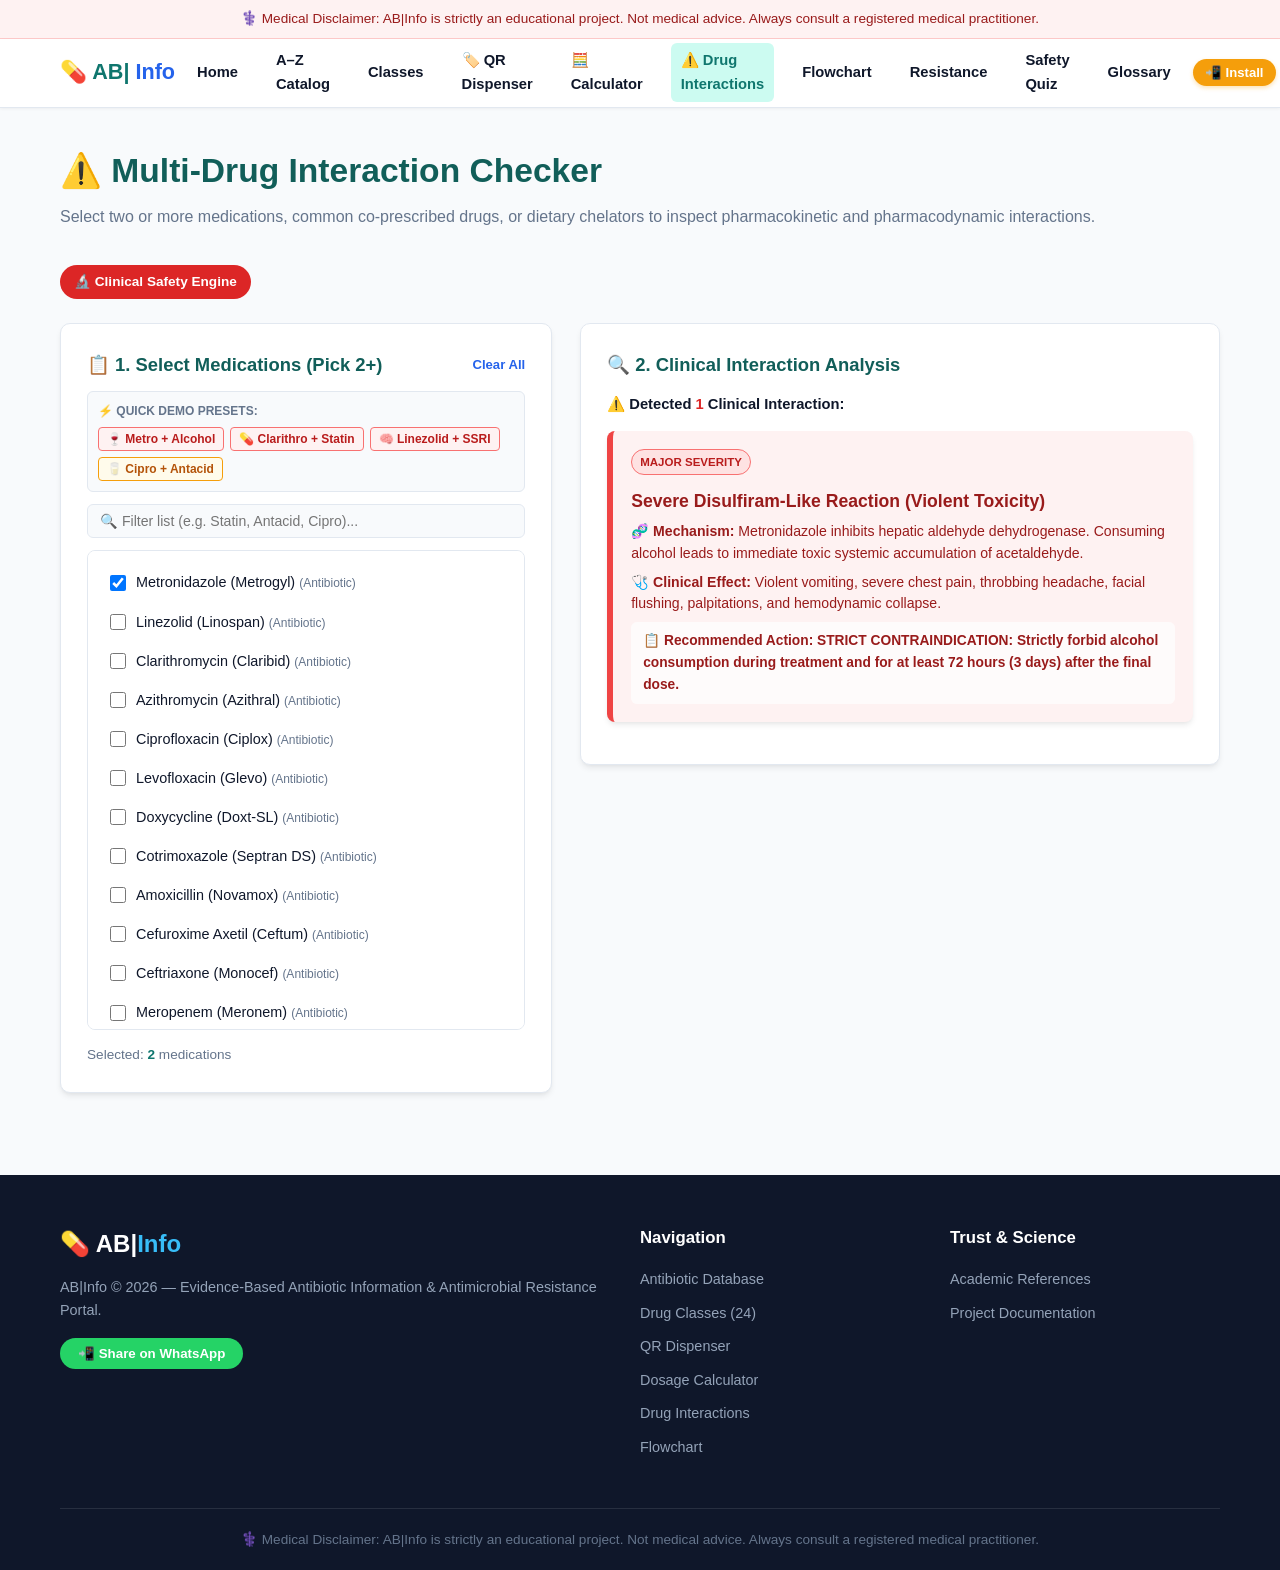
<file: interactions.html>
<!DOCTYPE html>
<html lang="en">
<head>
  <meta charset="UTF-8" />
  <meta name="viewport" content="width=device-width, initial-scale=1.0" />
  <title>Clinical Drug-Drug Interaction Checker | AB|Info</title>
  <meta name="description" content="Interactive multi-drug interaction checker for antibiotics, common co-prescribed medications, and dietary chelators with pharmacological mechanisms." />
  <link rel="icon" type="image/svg+xml" href="favicon.svg" />
  <link rel="manifest" href="manifest.json" />
  <meta name="theme-color" content="#0f766e" />

  <!-- Instant Theme Loader -->
  <script>
    (function() {
      var saved = localStorage.getItem("abinfo_theme");
      var theme = saved || (window.matchMedia("(prefers-color-scheme: dark)").matches ? "dark" : "light");
      document.documentElement.setAttribute("data-theme", theme);
    })();
  </script>

  <link rel="stylesheet" href="style.css" />

  <style>
    .interaction-grid {
      display: grid;
      grid-template-columns: 1fr 1.3fr;
      gap: 28px;
      margin-top: 24px;
    }

    @media (max-width: 880px) {
      .interaction-grid {
        grid-template-columns: 1fr;
      }
    }

    .drug-checklist {
      max-height: 480px;
      overflow-y: auto;
      border: 1px solid var(--border-color, #cbd5e1);
      border-radius: 8px;
      padding: 12px;
      background: var(--bg-card, #ffffff);
    }

    .drug-check-item {
      display: flex;
      align-items: center;
      gap: 10px;
      padding: 8px 10px;
      border-radius: 6px;
      cursor: pointer;
      font-size: 0.9rem;
      transition: background 0.15s;
    }

    .drug-check-item:hover {
      background: var(--bg-light, #f1f5f9);
    }

    .drug-check-item input {
      width: 16px;
      height: 16px;
      cursor: pointer;
    }

    .alert-card {
      border-radius: 8px;
      padding: 18px;
      margin-bottom: 16px;
      border-left: 6px solid #dc2626;
      box-shadow: var(--shadow);
    }

    .alert-card.major {
      background: #fef2f2;
      border-color: #ef4444;
      color: #991b1b;
    }

    .alert-card.moderate {
      background: #fffbeb;
      border-color: #f59e0b;
      color: #92400e;
    }

    .alert-card.minor {
      background: #eff6ff;
      border-color: #3b82f6;
      color: #1e40af;
    }

    .severity-pill {
      display: inline-block;
      font-size: 0.72rem;
      font-weight: 800;
      text-transform: uppercase;
      padding: 3px 8px;
      border-radius: 9999px;
      margin-bottom: 6px;
    }

    .severity-pill.major { background: #fee2e2; color: #b91c1c; border: 1px solid #f87171; }
    .severity-pill.moderate { background: #fef3c7; color: #b45309; border: 1px solid #fcd34d; }
    .severity-pill.minor { background: #dbeafe; color: #1d4ed8; border: 1px solid #93c5fd; }
  </style>
</head>
<body>

  <!-- Medical Disclaimer Top Banner -->
  <aside class="top-disclaimer-banner" role="note" aria-label="Medical Disclaimer">
    <div class="container">
      <span data-i18n="disclaimerText">⚕️ Medical Disclaimer: AB|Info is strictly an educational project. Not medical advice. Always consult a registered medical practitioner.</span>
    </div>
  </aside>

  <!-- ===== NAVBAR ===== -->
  <header class="navbar" role="banner">
    <div class="container nav-inner">
      <a href="index.html" class="logo" aria-label="AB|Info Homepage">💊 AB|<span>Info</span></a>
      <button class="menu-btn" id="menuBtn" aria-label="Toggle navigation menu" aria-expanded="false">☰</button>
      <nav class="nav-links" id="navLinks" role="navigation" aria-label="Main Navigation">
        <a href="index.html" data-i18n="navHome">Home</a>
        <a href="drugs.html" data-i18n="navDatabase">A–Z Catalog</a>
        <a href="classes.html" data-i18n="navClasses">Classes (24)</a>
        <a href="dispense.html">🏷️ QR Dispenser</a>
        <a href="calculator.html">🧮 Calculator</a>
        <a href="interactions.html" class="active-nav">⚠️ Drug Interactions</a>
        <a href="flowchart.html" data-i18n="navFlowchart">Flowchart</a>
        <a href="resistance.html" data-i18n="navResistance">Resistance</a>
        <a href="quiz.html" data-i18n="navQuiz">Quiz</a>
        <a href="glossary.html" data-i18n="navGlossary">Glossary</a>
      </nav>

      <div class="nav-utils">
        <button id="pwaInstallBtn" class="btn-install" title="Install AB|Info App" hidden>📲 <span>Install</span></button>
        <button id="themeToggleBtn" class="theme-toggle-btn" aria-label="Toggle dark/light theme" title="Toggle theme">🌙</button>
        <div class="lang-selector" aria-label="Language selector">
          <button class="lang-btn active" data-lang="en">EN</button>
          <button class="lang-btn" data-lang="hi">हिन्दी</button>
          <button class="lang-btn" data-lang="kn">ಕನ್ನಡ</button>
        </div>
      </div>
    </div> 
  </header>

  <!-- Main Content Container -->
  <main class="container">
    <section id="interactions-section" style="margin-top: 36px; margin-bottom: 50px;">
      
      <!-- Page Header -->
      <div style="display:flex; justify-content:space-between; align-items:flex-start; flex-wrap:wrap; gap:12px;">
        <div>
          <h1 style="font-size:2.1rem; margin-bottom:6px; color:var(--primary-dark);">
            ⚠️ Multi-Drug Interaction Checker
          </h1>
          <p class="section-sub">
            Select two or more medications, common co-prescribed drugs, or dietary chelators to inspect pharmacokinetic and pharmacodynamic interactions.
          </p>
        </div>
        <span class="badge" style="background:#dc2626; font-size:0.85rem; padding:6px 14px;">
          🔬 Clinical Safety Engine
        </span>
      </div>

      <!-- Checker Interface Grid -->
      <div class="interaction-grid">
        
        <!-- Left Column: Drug Selector Checklist -->
        <div class="detail-card">
          <div style="display:flex; justify-content:space-between; align-items:center; margin-bottom:12px;">
            <h2 style="font-size:1.15rem; margin:0; color:var(--primary-dark);">
              📋 1. Select Medications (Pick 2+)
            </h2>
            <button type="button" onclick="clearAllSelections()" style="background:none; border:none; color:#2563eb; font-size:0.82rem; font-weight:700; cursor:pointer;">
              Clear All
            </button>
          </div>

          <!-- Quick Test Presets (1-Click Demo) -->
          <div style="margin-bottom:12px; padding:10px; background:var(--bg-body, #f8fafc); border:1px solid var(--border-color, #e2e8f0); border-radius:6px;">
            <span style="font-size:0.75rem; font-weight:700; color:var(--text-muted); display:block; margin-bottom:6px; text-transform:uppercase;">⚡ Quick Demo Presets:</span>
            <div style="display:flex; flex-wrap:wrap; gap:6px;">
              <button type="button" onclick="loadPreset('metronidazole', 'alcohol')" style="font-size:0.75rem; padding:4px 8px; border-radius:4px; border:1px solid #f87171; background:#fef2f2; color:#b91c1c; cursor:pointer; font-weight:600;">🍷 Metro + Alcohol</button>
              <button type="button" onclick="loadPreset('clarithromycin', 'statins')" style="font-size:0.75rem; padding:4px 8px; border-radius:4px; border:1px solid #f87171; background:#fef2f2; color:#b91c1c; cursor:pointer; font-weight:600;">💊 Clarithro + Statin</button>
              <button type="button" onclick="loadPreset('linezolid', 'ssri')" style="font-size:0.75rem; padding:4px 8px; border-radius:4px; border:1px solid #f87171; background:#fef2f2; color:#b91c1c; cursor:pointer; font-weight:600;">🧠 Linezolid + SSRI</button>
              <button type="button" onclick="loadPreset('ciprofloxacin', 'antacids')" style="font-size:0.75rem; padding:4px 8px; border-radius:4px; border:1px solid #f59e0b; background:#fffbeb; color:#b45309; cursor:pointer; font-weight:600;">🥛 Cipro + Antacid</button>
            </div>
          </div>

          <!-- Quick Search Filter -->
          <input type="text" id="drugFilterInput" placeholder="🔍 Filter list (e.g. Statin, Antacid, Cipro)..." oninput="filterChecklist()" style="width:100%; padding:8px 12px; border:1px solid var(--border-color, #cbd5e1); border-radius:6px; margin-bottom:12px; font-size:0.88rem; background:var(--bg-body, #ffffff); color:var(--text-main);" />

          <div class="drug-checklist" id="drugChecklist">
            <label class="drug-check-item">
              <input type="checkbox" value="metronidazole" checked onchange="toggleDrugSelection('metronidazole')" />
              <span>Metronidazole (Metrogyl) <small style="color:#64748b;">(Antibiotic)</small></span>
            </label>
            <label class="drug-check-item">
              <input type="checkbox" value="alcohol" checked onchange="toggleDrugSelection('alcohol')" />
              <span>Alcohol / Ethanol (Beverages & Tonics) <small style="color:#64748b;">(Dietary / Substance)</small></span>
            </label>
            <label class="drug-check-item">
              <input type="checkbox" value="linezolid" onchange="toggleDrugSelection('linezolid')" />
              <span>Linezolid (Linospan) <small style="color:#64748b;">(Antibiotic)</small></span>
            </label>
            <label class="drug-check-item">
              <input type="checkbox" value="clarithromycin" onchange="toggleDrugSelection('clarithromycin')" />
              <span>Clarithromycin (Claribid) <small style="color:#64748b;">(Antibiotic)</small></span>
            </label>
            <label class="drug-check-item">
              <input type="checkbox" value="azithromycin" onchange="toggleDrugSelection('azithromycin')" />
              <span>Azithromycin (Azithral) <small style="color:#64748b;">(Antibiotic)</small></span>
            </label>
            <label class="drug-check-item">
              <input type="checkbox" value="ciprofloxacin" onchange="toggleDrugSelection('ciprofloxacin')" />
              <span>Ciprofloxacin (Ciplox) <small style="color:#64748b;">(Antibiotic)</small></span>
            </label>
            <label class="drug-check-item">
              <input type="checkbox" value="levofloxacin" onchange="toggleDrugSelection('levofloxacin')" />
              <span>Levofloxacin (Glevo) <small style="color:#64748b;">(Antibiotic)</small></span>
            </label>
            <label class="drug-check-item">
              <input type="checkbox" value="doxycycline" onchange="toggleDrugSelection('doxycycline')" />
              <span>Doxycycline (Doxt-SL) <small style="color:#64748b;">(Antibiotic)</small></span>
            </label>
            <label class="drug-check-item">
              <input type="checkbox" value="cotrimoxazole" onchange="toggleDrugSelection('cotrimoxazole')" />
              <span>Cotrimoxazole (Septran DS) <small style="color:#64748b;">(Antibiotic)</small></span>
            </label>
            <label class="drug-check-item">
              <input type="checkbox" value="amoxicillin" onchange="toggleDrugSelection('amoxicillin')" />
              <span>Amoxicillin (Novamox) <small style="color:#64748b;">(Antibiotic)</small></span>
            </label>
            <label class="drug-check-item">
              <input type="checkbox" value="cefuroxime" onchange="toggleDrugSelection('cefuroxime')" />
              <span>Cefuroxime Axetil (Ceftum) <small style="color:#64748b;">(Antibiotic)</small></span>
            </label>
            <label class="drug-check-item">
              <input type="checkbox" value="ceftriaxone" onchange="toggleDrugSelection('ceftriaxone')" />
              <span>Ceftriaxone (Monocef) <small style="color:#64748b;">(Antibiotic)</small></span>
            </label>
            <label class="drug-check-item">
              <input type="checkbox" value="meropenem" onchange="toggleDrugSelection('meropenem')" />
              <span>Meropenem (Meronem) <small style="color:#64748b;">(Antibiotic)</small></span>
            </label>
            <label class="drug-check-item">
              <input type="checkbox" value="piperacillin-tazo" onchange="toggleDrugSelection('piperacillin-tazo')" />
              <span>Piperacillin + Tazobactam (Tazact) <small style="color:#64748b;">(Antibiotic)</small></span>
            </label>
            <label class="drug-check-item">
              <input type="checkbox" value="vancomycin" onchange="toggleDrugSelection('vancomycin')" />
              <span>Vancomycin (Vanlid) <small style="color:#64748b;">(Antibiotic)</small></span>
            </label>
            <label class="drug-check-item">
              <input type="checkbox" value="amikacin" onchange="toggleDrugSelection('amikacin')" />
              <span>Amikacin / Gentamicin <small style="color:#64748b;">(Antibiotic)</small></span>
            </label>
            <label class="drug-check-item">
              <input type="checkbox" value="clindamycin" onchange="toggleDrugSelection('clindamycin')" />
              <span>Clindamycin (Dalacin C) <small style="color:#64748b;">(Antibiotic)</small></span>
            </label>
            <label class="drug-check-item">
              <input type="checkbox" value="antacids" onchange="toggleDrugSelection('antacids')" />
              <span>Antacids / Calcium / Iron (Gelusil, Digene, Ferrous Sulfate) <small style="color:#64748b;">(Chelator)</small></span>
            </label>
            <label class="drug-check-item">
              <input type="checkbox" value="dairy" onchange="toggleDrugSelection('dairy')" />
              <span>Milk, Curd & Dairy Products <small style="color:#64748b;">(Dietary Chelator)</small></span>
            </label>
            <label class="drug-check-item">
              <input type="checkbox" value="statins" onchange="toggleDrugSelection('statins')" />
              <span>Statins (Atorvastatin, Simvastatin) <small style="color:#64748b;">(Cardiovascular)</small></span>
            </label>
            <label class="drug-check-item">
              <input type="checkbox" value="warfarin" onchange="toggleDrugSelection('warfarin')" />
              <span>Warfarin (Oral Anticoagulant) <small style="color:#64748b;">(Cardiovascular)</small></span>
            </label>
            <label class="drug-check-item">
              <input type="checkbox" value="valproate" onchange="toggleDrugSelection('valproate')" />
              <span>Valproic Acid / Sodium Valproate (Epilepsy) <small style="color:#64748b;">(Neurological)</small></span>
            </label>
            <label class="drug-check-item">
              <input type="checkbox" value="ssri" onchange="toggleDrugSelection('ssri')" />
              <span>SSRIs / SNRIs (Fluoxetine, Sertraline, Tramadol) <small style="color:#64748b;">(Psychiatric / Analgesic)</small></span>
            </label>
            <label class="drug-check-item">
              <input type="checkbox" value="furosemide" onchange="toggleDrugSelection('furosemide')" />
              <span>Loop Diuretics (Furosemide / Lasix) <small style="color:#64748b;">(Cardiovascular / Renal)</small></span>
            </label>
            <label class="drug-check-item">
              <input type="checkbox" value="ace-inhibitors" onchange="toggleDrugSelection('ace-inhibitors')" />
              <span>ACE Inhibitors / ARBs (Enalapril, Telmisartan) <small style="color:#64748b;">(Cardiovascular)</small></span>
            </label>
            <label class="drug-check-item">
              <input type="checkbox" value="allopurinol" onchange="toggleDrugSelection('allopurinol')" />
              <span>Allopurinol (Gout) <small style="color:#64748b;">(Metabolic)</small></span>
            </label>
            <label class="drug-check-item">
              <input type="checkbox" value="tyramine" onchange="toggleDrugSelection('tyramine')" />
              <span>Aged Cheese, Draft Beer, Soy Sauce (Tyramine) <small style="color:#64748b;">(Dietary)</small></span>
            </label>
          </div>

          <div style="margin-top:14px; font-size:0.85rem; color:var(--text-muted);">
            Selected: <strong id="selectedCount" style="color:var(--primary);">2</strong> medications
          </div>
        </div>

        <!-- Right Column: Interactive Clinical Alerts -->
        <div>
          <div class="detail-card">
            <h2 style="font-size:1.15rem; margin-bottom:14px; color:var(--primary-dark);">
              🔍 2. Clinical Interaction Analysis
            </h2>

            <div id="noSelectionMessage" style="display:none; text-align:center; padding:50px 20px; color:var(--text-muted);">
              <span style="font-size:2.8rem; display:block; margin-bottom:10px;">💊+💊</span>
              <p style="font-size:1.05rem; font-weight:600;">No medications selected yet.</p>
              <p style="font-size:0.88rem; margin-top:4px;">Check two or more items on the left to analyze synergistic toxicity, chelation, or metabolic inhibition.</p>
            </div>

            <div id="interactionResults" style="display:block;">
              <div style="margin-bottom:14px; font-size:0.92rem; font-weight:700; color:#0f172a;">
                ⚠️ Detected <span style="color:#dc2626;">1</span> Clinical Interaction:
              </div>
              <div class="alert-card major">
                <div style="display:flex; justify-content:space-between; align-items:center; flex-wrap:wrap; gap:8px;">
                  <span class="severity-pill major">major Severity</span>
                </div>
                <h3 style="font-size:1.1rem; margin:6px 0;">Severe Disulfiram-Like Reaction (Violent Toxicity)</h3>
                <p style="font-size:0.88rem; line-height:1.5; margin-bottom:8px;">
                  <strong>🧬 Mechanism:</strong> Metronidazole inhibits hepatic aldehyde dehydrogenase. Consuming alcohol leads to immediate toxic systemic accumulation of acetaldehyde.
                </p>
                <p style="font-size:0.88rem; line-height:1.5; margin-bottom:8px;">
                  <strong>🩺 Clinical Effect:</strong> Violent vomiting, severe chest pain, throbbing headache, facial flushing, palpitations, and hemodynamic collapse.
                </p>
                <div style="background:rgba(255,255,255,0.7); padding:8px 12px; border-radius:6px; font-size:0.86rem; font-weight:600;">
                  📋 Recommended Action: STRICT CONTRAINDICATION: Strictly forbid alcohol consumption during treatment and for at least 72 hours (3 days) after the final dose.
                </div>
              </div>
            </div>
          </div>
        </div>

      </div>

    </section>
  </main>

  <!-- Standard 3-Column Footer -->
  <footer role="contentinfo">
    <div class="container">
      <div class="footer-grid">
        <div class="footer-col">
          <h3 class="footer-logo">💊 AB|<span>Info</span></h3>
          <p class="footer-text" data-i18n="footerRights">AB|Info © 2026 — Evidence-Based Antibiotic Information &amp; Antimicrobial Resistance Portal.</p>
          <div class="footer-share-btn">
            <button class="btn-share" onclick="shareOnWhatsApp()" data-i18n="whatsappShareBtn">📲 Share on WhatsApp</button>
          </div>
        </div>
        <div class="footer-col">
          <h4>Navigation</h4>
          <ul class="footer-links">
            <li><a href="drugs.html">Antibiotic Database</a></li>
            <li><a href="classes.html">Drug Classes (24)</a></li>
            <li><a href="dispense.html">QR Dispenser</a></li>
            <li><a href="calculator.html">Dosage Calculator</a></li>
            <li><a href="interactions.html">Drug Interactions</a></li>
            <li><a href="flowchart.html">Flowchart</a></li>
          </ul>
        </div>
        <div class="footer-col">
          <h4>Trust &amp; Science</h4>
          <ul class="footer-links">
            <li><a href="references.html" data-i18n="footerRefLink">Academic References</a></li>
            <li><a href="about.html" data-i18n="footerDocsLink">Project Documentation</a></li>
          </ul>
        </div>
      </div>
      <div class="footer-bottom">
        <p data-i18n="disclaimerText">⚕️ Educational purposes only. Not medical advice. Always consult a registered medical practitioner.</p>
      </div>
    </div>
  </footer>

  <!-- Scripts -->
  <script src="i18n.js"></script>
  <script src="navbar.js"></script>

  <!-- Comprehensive Interaction Matrix Engine -->
  <script>
    if ("serviceWorker" in navigator && window.caches) {
      caches.keys().then(keys => {
        keys.forEach(k => { if (k !== "abinfo-pwa-v5") caches.delete(k); });
      });
    }
    // List of checkable drugs (Antibiotics + Key Co-prescribed Entities)
    const interactionDrugList = [
      // Antibiotics
      { id: "metronidazole", name: "Metronidazole (Metrogyl)", group: "Antibiotic" },
      { id: "linezolid", name: "Linezolid (Linospan)", group: "Antibiotic" },
      { id: "clarithromycin", name: "Clarithromycin (Claribid)", group: "Antibiotic" },
      { id: "azithromycin", name: "Azithromycin (Azithral)", group: "Antibiotic" },
      { id: "ciprofloxacin", name: "Ciprofloxacin (Ciplox)", group: "Antibiotic" },
      { id: "levofloxacin", name: "Levofloxacin (Glevo)", group: "Antibiotic" },
      { id: "doxycycline", name: "Doxycycline (Doxt-SL)", group: "Antibiotic" },
      { id: "cotrimoxazole", name: "Cotrimoxazole (Septran DS)", group: "Antibiotic" },
      { id: "amoxicillin", name: "Amoxicillin (Novamox)", group: "Antibiotic" },
      { id: "cefuroxime", name: "Cefuroxime Axetil (Ceftum)", group: "Antibiotic" },
      { id: "ceftriaxone", name: "Ceftriaxone (Monocef)", group: "Antibiotic" },
      { id: "meropenem", name: "Meropenem (Meronem)", group: "Antibiotic" },
      { id: "piperacillin-tazo", name: "Piperacillin + Tazobactam (Tazact)", group: "Antibiotic" },
      { id: "vancomycin", name: "Vancomycin (Vanlid)", group: "Antibiotic" },
      { id: "amikacin", name: "Amikacin / Gentamicin", group: "Antibiotic" },
      { id: "clindamycin", name: "Clindamycin (Dalacin C)", group: "Antibiotic" },
      
      // Co-prescribed Drugs & Dietary Chelators
      { id: "alcohol", name: "Alcohol / Ethanol (Beverages & Tonics)", group: "Dietary / Substance" },
      { id: "antacids", name: "Antacids / Calcium / Iron (Gelusil, Digene, Ferrous Sulfate)", group: "Chelator" },
      { id: "dairy", name: "Milk, Curd & Dairy Products", group: "Dietary Chelator" },
      { id: "statins", name: "Statins (Atorvastatin, Simvastatin)", group: "Cardiovascular" },
      { id: "warfarin", name: "Warfarin (Oral Anticoagulant)", group: "Cardiovascular" },
      { id: "valproate", name: "Valproic Acid / Sodium Valproate (Epilepsy)", group: "Neurological" },
      { id: "ssri", name: "SSRIs / SNRIs (Fluoxetine, Sertraline, Tramadol)", group: "Psychiatric / Analgesic" },
      { id: "furosemide", name: "Loop Diuretics (Furosemide / Lasix)", group: "Cardiovascular / Renal" },
      { id: "ace-inhibitors", name: "ACE Inhibitors / ARBs (Enalapril, Telmisartan)", group: "Cardiovascular" },
      { id: "allopurinol", name: "Allopurinol (Gout)", group: "Metabolic" },
      { id: "tyramine", name: "Aged Cheese, Draft Beer, Soy Sauce (Tyramine)", group: "Dietary" }
    ];

    // Verified Pairwise Clinical Interactions
    const clinicalInteractions = [
      {
        pair: ["metronidazole", "alcohol"],
        severity: "major",
        title: "Severe Disulfiram-Like Reaction (Violent Toxicity)",
        mech: "Metronidazole inhibits hepatic aldehyde dehydrogenase. Consuming alcohol leads to immediate toxic systemic accumulation of acetaldehyde.",
        effect: "Violent vomiting, severe chest pain, throbbing headache, facial flushing, palpitations, and hemodynamic collapse.",
        action: "STRICT CONTRAINDICATION: Strictly forbid alcohol consumption during treatment and for at least 72 hours (3 days) after the final dose."
      },
      {
        pair: ["linezolid", "ssri"],
        severity: "major",
        title: "Fatal Serotonin Syndrome",
        mech: "Linezolid is a reversible, non-selective Monoamine Oxidase (MAO-A/B) inhibitor. Co-administration with serotonergic agents causes massive synaptic serotonin excess.",
        effect: "Hyperpyrexia (severe fever), tremor, shivering, delirium, rigidity, autonomic instability, seizures, and death.",
        action: "Avoid combination. Washout period of 2 weeks required for most SSRIs (5 weeks for Fluoxetine) prior to linezolid initiation."
      },
      {
        pair: ["linezolid", "tyramine"],
        severity: "major",
        title: "Hypertensive Crisis (Tyramine Pressor Effect)",
        mech: "Inhibition of gastrointestinal MAO allows dietary tyramine to enter systemic circulation and release norepinephrine.",
        effect: "Sudden dangerous surge in blood pressure, occipital headache, cardiac arrhythmia, and risk of intracranial hemorrhage.",
        action: "Counsel patients to avoid aged cheeses, tap beer, fermented soya, and unpasteurized yeast products during therapy."
      },
      {
        pair: ["clarithromycin", "statins"],
        severity: "major",
        title: "Severe Rhabdomyolysis & Acute Renal Failure",
        mech: "Clarithromycin is a potent mechanism-based inhibitor of Cytochrome P450 3A4 (CYP3A4), shutting down the primary elimination pathway of Atorvastatin/Simvastatin.",
        effect: "Extreme 5- to 10-fold surge in systemic statin levels, triggering acute skeletal muscle necrosis (rhabdomyolysis), dark tea-colored urine, and kidney shutdown.",
        action: "CONTRAINDICATED: Suspend statin therapy entirely for the duration of the macrolide course."
      },
      {
        pair: ["meropenem", "valproate"],
        severity: "major",
        title: "Loss of Seizure Control & Status Epilepticus",
        mech: "Carbapenems inhibit valproic acid glucuronide hydrolysis and promote acylpeptide clearance, dropping serum valproate by 60–90% within 24 hours.",
        effect: "Catastrophic loss of seizure control, prolonged convulsions, and refractory status epilepticus in epileptic patients.",
        action: "CONTRAINDICATED: Avoid concurrent use. Utilize alternative broad-spectrum beta-lactams or alternative anticonvulsants (Levetiracetam)."
      },
      {
        pair: ["piperacillin-tazo", "vancomycin"],
        severity: "major",
        title: "Synergistic Acute Kidney Injury (AKI)",
        mech: "Co-administration triggers synergistic renal proximal tubular oxidative stress and interstitial nephritis.",
        effect: "Sharp 3-fold elevation in Acute Kidney Injury incidence compared to Vancomycin with Cefepime.",
        action: "Monitor serum creatinine daily in ICU patients. Ensure adequate hydration and switch to Cefepime + Vancomycin if renal markers rise."
      },
      {
        pair: ["cotrimoxazole", "warfarin"],
        severity: "major",
        title: "Profound INR Spike & Severe Hemorrhage",
        mech: "Sulfamethoxazole inhibits CYP2C9, the primary enzyme metabolizing the potent S-enantiomer of warfarin.",
        effect: "Massive spike in International Normalized Ratio (INR), spontaneous hematuria, GI bleeding, and hemorrhagic stroke.",
        action: "Reduce warfarin dose by 50% upon co-prescription; monitor INR every 48 hours."
      },
      {
        pair: ["ciprofloxacin", "antacids"],
        severity: "moderate",
        title: "Multivalent Cation Chelation (70–90% Bioavailability Drop)",
        mech: "Fluoroquinolones form insoluble, unabsorbable ring complexes (chelates) with multivalent metal ions (Al3+, Mg2+, Ca2+, Fe2+).",
        effect: "Up to 85% reduction in ciprofloxacin gastrointestinal absorption, resulting in severe clinical therapeutic failure.",
        action: "Administer ciprofloxacin at least 2 hours BEFORE or 6 hours AFTER antacids or mineral supplements."
      },
      {
        pair: ["ciprofloxacin", "dairy"],
        severity: "moderate",
        title: "Dairy Calcium Binding & Reduced Absorption",
        mech: "Calcium in milk, yogurt, curd, or cheese binds ciprofloxacin into an unabsorbable chelate.",
        effect: "Significant drop in peak serum levels (Cmax) and AUC below the Minimum Inhibitory Concentration (MIC).",
        action: "Separate ciprofloxacin ingestion from milk or curd by at least 2 to 4 hours."
      },
      {
        pair: ["doxycycline", "dairy"],
        severity: "moderate",
        title: "Tetracycline Chelation with Dairy Products",
        mech: "Divalent calcium ions in dairy products tightly bind the tetracycline ring, blocking gastrointestinal transit.",
        effect: "Marked decrease in antibiotic absorption and loss of antibacterial efficacy.",
        action: "Avoid milk, curd, cheese, paneer, and calcium-fortified foods for 2 hours before and after your doxycycline dose."
      },
      {
        pair: ["doxycycline", "antacids"],
        severity: "moderate",
        title: "Insoluble Chelation with Antacids & Iron",
        mech: "Aluminum, magnesium, and iron bind doxycycline into non-diffusible precipitates.",
        effect: "Severe drop in blood levels, leading to treatment failure in scrub typhus or acne.",
        action: "Separate doses by at least 2 to 3 hours."
      },
      {
        pair: ["amikacin", "furosemide"],
        severity: "moderate",
        title: "Additive Irreversible Ototoxicity",
        mech: "Loop diuretics alter endolymph electrolyte balance in the stria vascularis, dramatically accelerating aminoglycoside hair-cell uptake.",
        effect: "Rapid sensorineural hearing loss, irreversible cochlear deafness, and severe balance ataxia.",
        action: "Avoid concomitant intravenous loop diuretics without intensive audiometric monitoring."
      },
      {
        pair: ["cotrimoxazole", "ace-inhibitors"],
        severity: "moderate",
        title: "Synergistic Life-Threatening Hyperkalemia",
        mech: "Trimethoprim structurally mimics the potassium-sparing diuretic amiloride, blocking epithelial sodium channels (ENaC) in the distal nephron.",
        effect: "Sharp surge in serum potassium (>5.5 mEq/L), precipitating cardiac conduction arrhythmias and asystole.",
        action: "Check baseline serum potassium and monitor electrolytes at Day 3 and Day 7 of cotrimoxazole therapy."
      },
      {
        pair: ["amoxicillin", "allopurinol"],
        severity: "moderate",
        title: "High Incidence of Drug-Induced Rash",
        mech: "Synergistic immune complex hypersensitivity interaction.",
        effect: "60–70% increase in generalized pruritic maculopapular cutaneous eruptions.",
        action: "Warn patients; discontinue amoxicillin at first sign of rash to exclude allergic reaction."
      },
      {
        pair: ["cefuroxime", "antacids"],
        severity: "minor",
        title: "Reduced Bioavailability Due to Acid Suppression",
        mech: "Cefuroxime axetil requires gastric acidity for optimal tablet dissolution and ester hydrolysis.",
        effect: "PPIs (Pantoprazole) and H2-blockers decrease cefuroxime bioavailability by 40%.",
        action: "Administer cefuroxime axetil with meals and separate from antacid ingestion by 2 hours."
      }
    ];

    let selectedDrugs = new Set();

    function loadPreset(d1, d2) {
      selectedDrugs.clear();
      selectedDrugs.add(d1);
      selectedDrugs.add(d2);
      const sc = document.getElementById("selectedCount");
      if (sc) sc.textContent = "2";
      renderDrugChecklist();
      analyzeInteractions();
    }

    function initInteractions() {
      renderDrugChecklist();
      loadPreset("metronidazole", "alcohol");
    }

    if (document.readyState === "loading") {
      document.addEventListener("DOMContentLoaded", initInteractions);
    } else {
      initInteractions();
    }

    function renderDrugChecklist(filterText = "") {
      const container = document.getElementById("drugChecklist");
      container.innerHTML = "";

      const q = filterText.toLowerCase().trim();
      const filtered = interactionDrugList.filter(d => !q || d.name.toLowerCase().includes(q) || d.group.toLowerCase().includes(q));

      filtered.forEach(d => {
        const item = document.createElement("label");
        item.className = "drug-check-item";
        item.innerHTML = `
          <input type="checkbox" value="${d.id}" ${selectedDrugs.has(d.id) ? "checked" : ""} onchange="toggleDrugSelection('${d.id}')" />
          <span>${d.name} <small style="color:#64748b;">(${d.group})</small></span>
        `;
        container.appendChild(item);
      });
    }

    function filterChecklist() {
      const q = document.getElementById("drugFilterInput").value;
      renderDrugChecklist(q);
    }

    function toggleDrugSelection(id) {
      if (selectedDrugs.has(id)) {
        selectedDrugs.delete(id);
      } else {
        selectedDrugs.add(id);
      }
      document.getElementById("selectedCount").textContent = selectedDrugs.size;
      analyzeInteractions();
    }

    function clearAllSelections() {
      selectedDrugs.clear();
      document.getElementById("selectedCount").textContent = "0";
      renderDrugChecklist();
      analyzeInteractions();
    }

    function analyzeInteractions() {
      const resultsContainer = document.getElementById("interactionResults");
      const noSelectMessage = document.getElementById("noSelectionMessage");

      if (selectedDrugs.size < 2) {
        noSelectMessage.style.display = "block";
        resultsContainer.style.display = "none";
        return;
      }

      noSelectMessage.style.display = "none";
      resultsContainer.style.display = "block";

      const activeArray = Array.from(selectedDrugs);
      const matches = [];

      // Check all pairwise combinations
      clinicalInteractions.forEach(item => {
        const [d1, d2] = item.pair;
        if (selectedDrugs.has(d1) && selectedDrugs.has(d2)) {
          matches.push(item);
        }
      });

      if (matches.length === 0) {
        resultsContainer.innerHTML = `
          <div style="background:#f0fdf4; border:1.5px solid #86efac; border-radius:8px; padding:24px; text-align:center;">
            <span style="font-size:2.4rem; display:block; margin-bottom:8px;">✅</span>
            <h3 style="color:#15803d; margin-bottom:6px;">No Major Documented Interactions Found</h3>
            <p style="font-size:0.9rem; color:#166534; line-height:1.5;">
              No severe pharmacokinetic or pharmacodynamic interactions were detected between the <strong>${activeArray.length}</strong> selected substances in this clinical matrix. Always monitor individual patient response.
            </p>
          </div>
        `;
        return;
      }

      // Render Alert Cards
      let html = `
        <div style="margin-bottom:14px; font-size:0.92rem; font-weight:700; color:#0f172a;">
          ⚠️ Detected <span style="color:#dc2626;">${matches.length}</span> Clinical Interaction${matches.length > 1 ? "s" : ""}:
        </div>
      `;

      matches.forEach(m => {
        html += `
          <div class="alert-card ${m.severity}">
            <div style="display:flex; justify-content:space-between; align-items:center; flex-wrap:wrap; gap:8px;">
              <span class="severity-pill ${m.severity}">${m.severity} Severity</span>
            </div>

            <h3 style="font-size:1.1rem; margin:6px 0;">${m.title}</h3>
            
            <p style="font-size:0.88rem; line-height:1.5; margin-bottom:8px;">
              <strong>🧬 Mechanism:</strong> ${m.mech}
            </p>
            <p style="font-size:0.88rem; line-height:1.5; margin-bottom:8px;">
              <strong>🩺 Clinical Effect:</strong> ${m.effect}
            </p>
            <div style="background:rgba(255,255,255,0.7); padding:8px 12px; border-radius:6px; font-size:0.86rem; font-weight:600;">
              📋 Recommended Action: ${m.action}
            </div>
          </div>
        `;
      });

      resultsContainer.innerHTML = html;
    }
  </script>
</body>
</html>
</file>
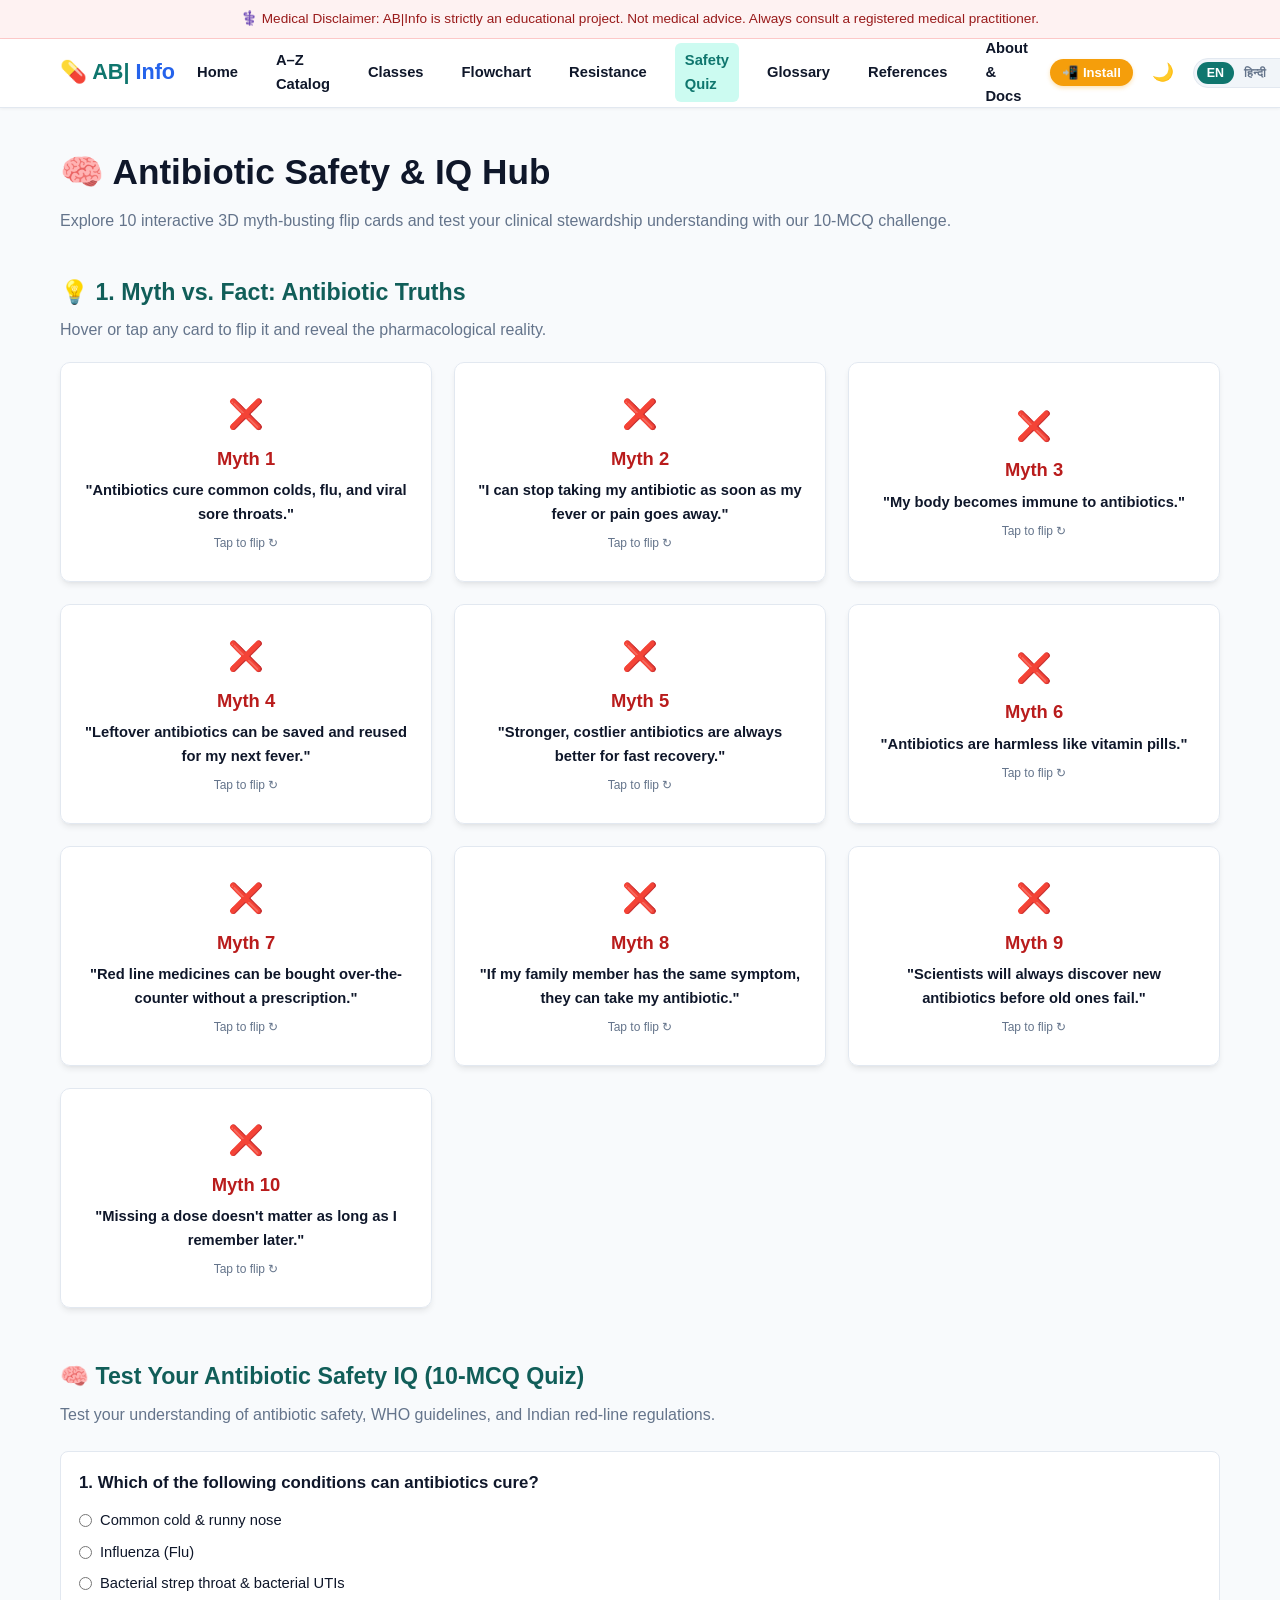
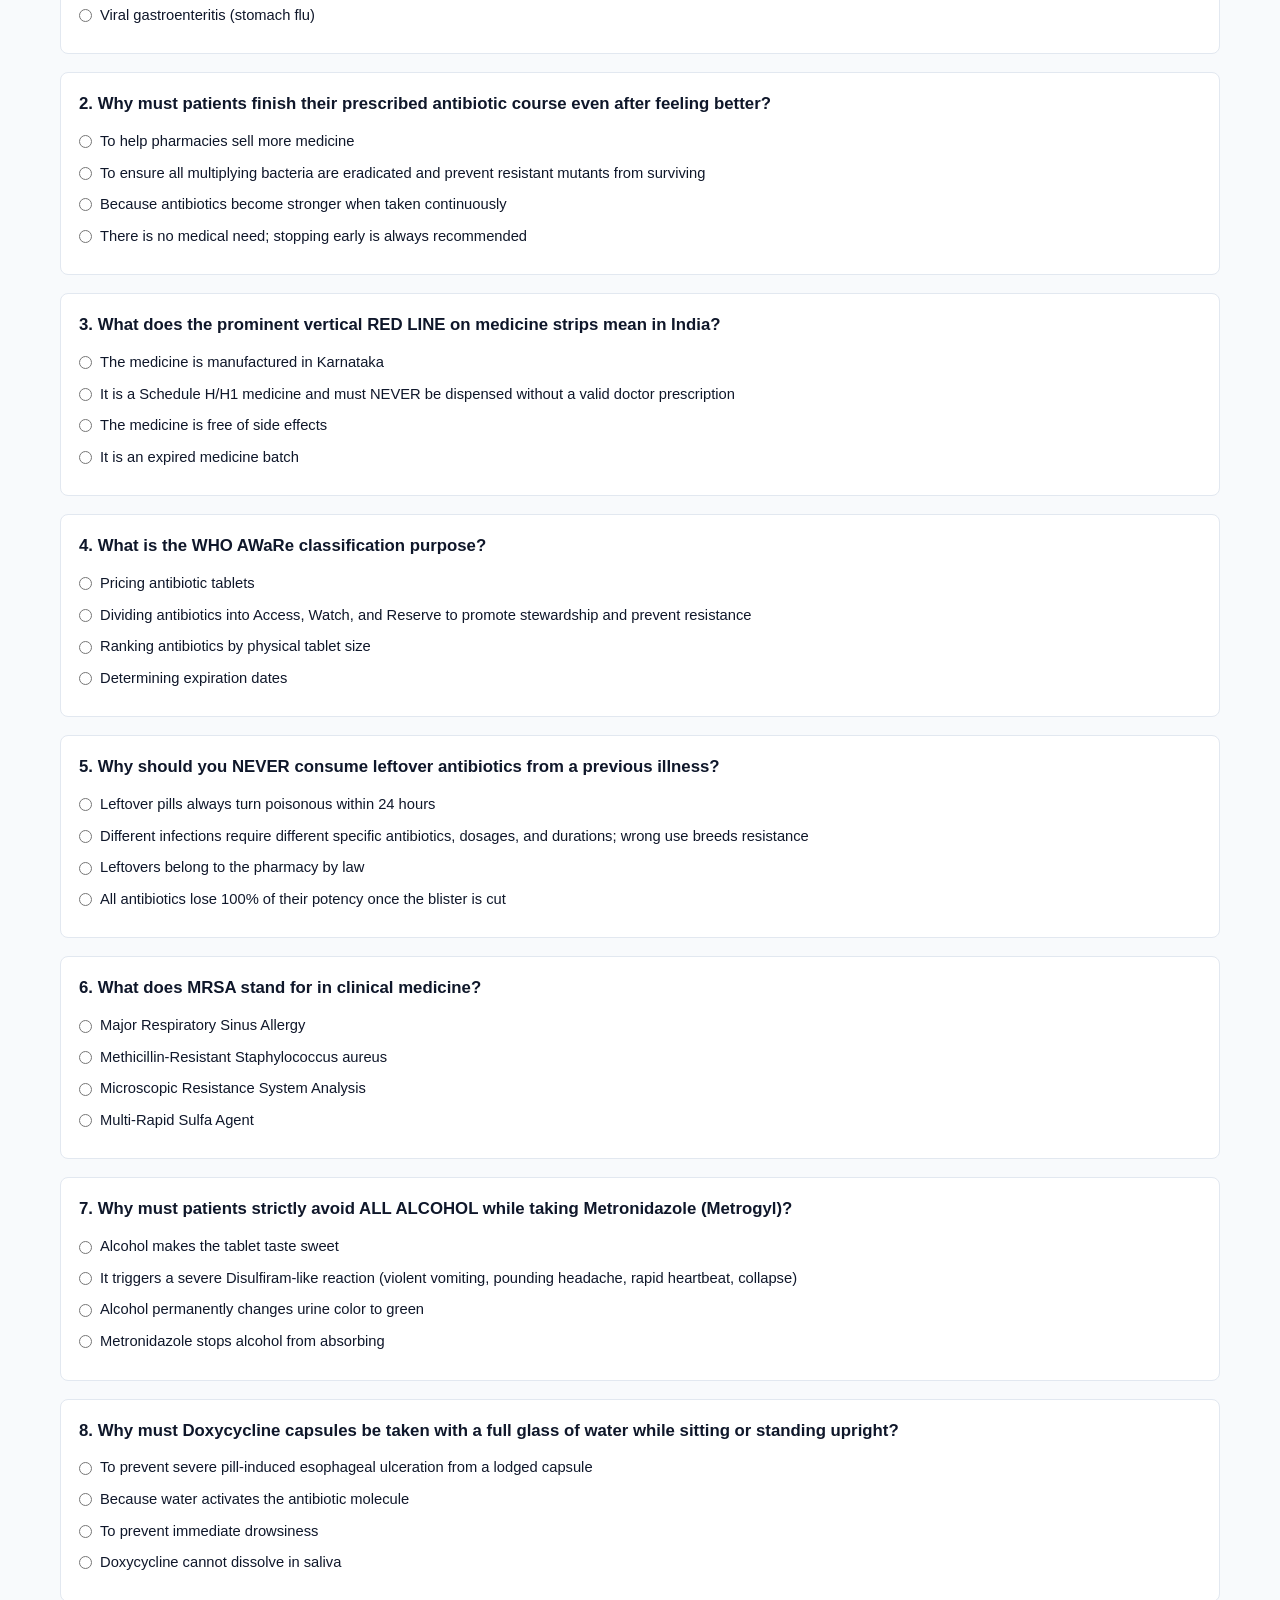
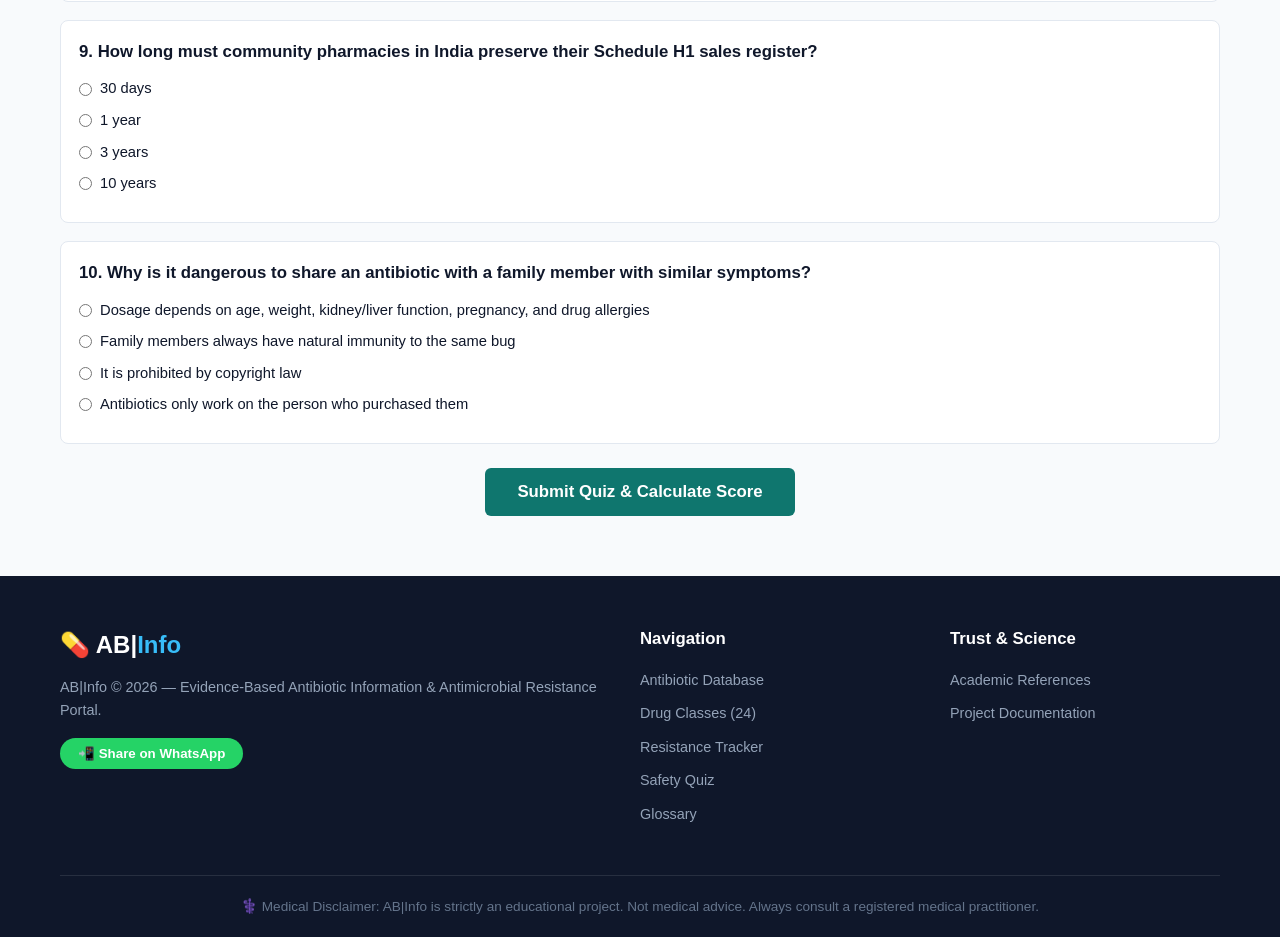
<file: quiz.html>
<!DOCTYPE html>
<html lang="en">
<head>
  <meta charset="UTF-8" />
  <meta name="viewport" content="width=device-width, initial-scale=1.0" />
  <title>Antibiotic Safety Quiz &amp; Myth Busters | AB|Info</title>
  <meta name="description" content="Test your antibiotic knowledge with a 10-MCQ clinical safety quiz and explore 10 interactive 3D myth-busting flip cards." />
  <link rel="icon" type="image/svg+xml" href="favicon.svg" />
  <link rel="manifest" href="manifest.json" />
  <meta name="theme-color" content="#0f766e" />

  <!-- Instant Theme Loader (Prevents Dark Mode Flash) -->
  <script>
    (function() {
      var saved = localStorage.getItem("abinfo_theme");
      var theme = saved || (window.matchMedia("(prefers-color-scheme: dark)").matches ? "dark" : "light");
      document.documentElement.setAttribute("data-theme", theme);
    })();
  </script>

  <link rel="stylesheet" href="style.css" />
</head>
<body>

  <!-- Medical Disclaimer Top Banner -->
  <aside class="top-disclaimer-banner" role="note" aria-label="Medical Disclaimer">
    <div class="container">
      <span data-i18n="disclaimerText">⚕️ Medical Disclaimer: AB|Info is strictly an educational project. Not medical advice. Always consult a registered medical practitioner.</span>
    </div>
  </aside>

  <!-- ===== NAVBAR ===== -->
  <header class="navbar" role="banner">
    <div class="container nav-inner">
      <a href="index.html" class="logo" aria-label="AB|Info Homepage">💊 AB|<span>Info</span></a>
      <button class="menu-btn" id="menuBtn" aria-label="Toggle navigation menu" aria-expanded="false">☰</button>
      <nav class="nav-links" id="navLinks" role="navigation" aria-label="Main Navigation">
        <a href="index.html" data-i18n="navHome">Home</a>
        <a href="drugs.html" data-i18n="navDatabase">A–Z Catalog</a>
        <a href="classes.html" data-i18n="navClasses">Classes (24)</a>
        <a href="flowchart.html" data-i18n="navFlowchart">Flowchart</a>
        <a href="resistance.html" data-i18n="navResistance">Resistance</a>
        <a href="quiz.html" class="active-nav" data-i18n="navQuiz">Quiz</a>
        <a href="glossary.html" data-i18n="navGlossary">Glossary</a>
        <a href="references.html" data-i18n="navReferences">References</a>
        <a href="about.html" data-i18n="navAbout">About &amp; Docs</a>
      </nav>

      <div class="nav-utils">
        <!-- PWA Install Button -->
        <button id="pwaInstallBtn" class="btn-install" title="Install AB|Info App" hidden>
          📲 <span>Install</span>
        </button>

        <!-- Dark / Light Mode Toggle Button -->
        <button id="themeToggleBtn" class="theme-toggle-btn" aria-label="Toggle dark/light theme" title="Toggle theme">
          🌙
        </button>

        <!-- Language Selector -->
        <div class="lang-selector" aria-label="Language selector">
          <button class="lang-btn active" data-lang="en">EN</button>
          <button class="lang-btn" data-lang="hi">हिन्दी</button>
          <button class="lang-btn" data-lang="kn">ಕನ್ನಡ</button>
        </div>
      </div>
    </div> 
  </header>

  <!-- Main Content Container -->
  <main class="container">
    <section id="safety-quiz-page" style="margin-top: 36px; margin-bottom: 50px;">
      
      <!-- Page Header -->
      <h1 style="font-size:2.2rem; margin-bottom:8px;">🧠 Antibiotic Safety &amp; IQ Hub</h1>
      <p class="section-sub">
        Explore 10 interactive 3D myth-busting flip cards and test your clinical stewardship understanding with our 10-MCQ challenge.
      </p>

      <!-- ===== 10-CARD MYTH-BUSTING 3D FLIP CARDS ===== -->
      <section id="myths" style="margin: 40px 0;">
        <h2 style="font-size:1.45rem; margin-bottom:6px; color:var(--primary-dark);">
          💡 1. Myth vs. Fact: Antibiotic Truths
        </h2>
        <p class="section-sub" style="margin-bottom:20px;">
          Hover or tap any card to flip it and reveal the pharmacological reality.
        </p>

        <div class="flip-cards-grid">
          <!-- Card 1 -->
          <div class="flip-card">
            <div class="flip-card-inner">
              <div class="flip-card-front">
                <span class="flip-icon">❌</span>
                <h3>Myth 1</h3>
                <p>"Antibiotics cure common colds, flu, and viral sore throats."</p>
                <span class="flip-hint">Tap to flip ↻</span>
              </div>
              <div class="flip-card-back">
                <span class="flip-icon">✅</span>
                <h3>Fact 1</h3>
                <p>Antibiotics only kill bacteria. Viruses cause colds, flu, and COVID-19. Antibiotics have zero effect on viruses and cause harmful side effects.</p>
              </div>
            </div>
          </div>

          <!-- Card 2 -->
          <div class="flip-card">
            <div class="flip-card-inner">
              <div class="flip-card-front">
                <span class="flip-icon">❌</span>
                <h3>Myth 2</h3>
                <p>"I can stop taking my antibiotic as soon as my fever or pain goes away."</p>
                <span class="flip-hint">Tap to flip ↻</span>
              </div>
              <div class="flip-card-back">
                <span class="flip-icon">✅</span>
                <h3>Fact 2</h3>
                <p>Stopping early allows partially resistant mutant bacteria to survive, multiply, and cause a more severe, harder-to-treat recurrence.</p>
              </div>
            </div>
          </div>

          <!-- Card 3 -->
          <div class="flip-card">
            <div class="flip-card-inner">
              <div class="flip-card-front">
                <span class="flip-icon">❌</span>
                <h3>Myth 3</h3>
                <p>"My body becomes immune to antibiotics."</p>
                <span class="flip-hint">Tap to flip ↻</span>
              </div>
              <div class="flip-card-back">
                <span class="flip-icon">✅</span>
                <h3>Fact 3</h3>
                <p>Your body does not become resistant — the <em>bacteria</em> mutate and become resistant. Resistant bacteria can then spread to family and the community.</p>
              </div>
            </div>
          </div>

          <!-- Card 4 -->
          <div class="flip-card">
            <div class="flip-card-inner">
              <div class="flip-card-front">
                <span class="flip-icon">❌</span>
                <h3>Myth 4</h3>
                <p>"Leftover antibiotics can be saved and reused for my next fever."</p>
                <span class="flip-hint">Tap to flip ↻</span>
              </div>
              <div class="flip-card-back">
                <span class="flip-icon">✅</span>
                <h3>Fact 4</h3>
                <p>Different bugs require completely different antibiotics. Taking an incorrect drug or partial course breeds resistance and delays proper care.</p>
              </div>
            </div>
          </div>

          <!-- Card 5 -->
          <div class="flip-card">
            <div class="flip-card-inner">
              <div class="flip-card-front">
                <span class="flip-icon">❌</span>
                <h3>Myth 5</h3>
                <p>"Stronger, costlier antibiotics are always better for fast recovery."</p>
                <span class="flip-hint">Tap to flip ↻</span>
              </div>
              <div class="flip-card-back">
                <span class="flip-icon">✅</span>
                <h3>Fact 5</h3>
                <p>Narrow-spectrum Access antibiotics are best for everyday infections. Using ultra-broad reserve antibiotics wipes out protective gut flora and triggers superbug selection.</p>
              </div>
            </div>
          </div>

          <!-- Card 6 -->
          <div class="flip-card">
            <div class="flip-card-inner">
              <div class="flip-card-front">
                <span class="flip-icon">❌</span>
                <h3>Myth 6</h3>
                <p>"Antibiotics are harmless like vitamin pills."</p>
                <span class="flip-hint">Tap to flip ↻</span>
              </div>
              <div class="flip-card-back">
                <span class="flip-icon">✅</span>
                <h3>Fact 6</h3>
                <p>Antibiotics carry risks of severe allergic reactions (anaphylaxis), kidney damage, tendon rupture, and life-threatening C. difficile colitis.</p>
              </div>
            </div>
          </div>

          <!-- Card 7 -->
          <div class="flip-card">
            <div class="flip-card-inner">
              <div class="flip-card-front">
                <span class="flip-icon">❌</span>
                <h3>Myth 7</h3>
                <p>"Red line medicines can be bought over-the-counter without a prescription."</p>
                <span class="flip-hint">Tap to flip ↻</span>
              </div>
              <div class="flip-card-back">
                <span class="flip-icon">✅</span>
                <h3>Fact 7</h3>
                <p>Under India's Drugs and Cosmetics Rules (Schedule H/H1), selling red-line medicines without a valid prescription is an illegal offense.</p>
              </div>
            </div>
          </div>

          <!-- Card 8 -->
          <div class="flip-card">
            <div class="flip-card-inner">
              <div class="flip-card-front">
                <span class="flip-icon">❌</span>
                <h3>Myth 8</h3>
                <p>"If my family member has the same symptom, they can take my antibiotic."</p>
                <span class="flip-hint">Tap to flip ↻</span>
              </div>
              <div class="flip-card-back">
                <span class="flip-icon">✅</span>
                <h3>Fact 8</h3>
                <p>Dosage depends on age, weight, renal function, allergies, and pregnancy status. Sharing prescription drugs is clinically hazardous.</p>
              </div>
            </div>
          </div>

          <!-- Card 9 -->
          <div class="flip-card">
            <div class="flip-card-inner">
              <div class="flip-card-front">
                <span class="flip-icon">❌</span>
                <h3>Myth 9</h3>
                <p>"Scientists will always discover new antibiotics before old ones fail."</p>
                <span class="flip-hint">Tap to flip ↻</span>
              </div>
              <div class="flip-card-back">
                <span class="flip-icon">✅</span>
                <h3>Fact 9</h3>
                <p>The global antibiotic discovery pipeline has slowed drastically for decades. Bacteria are developing resistance faster than new molecules are being approved.</p>
              </div>
            </div>
          </div>

          <!-- Card 10 -->
          <div class="flip-card">
            <div class="flip-card-inner">
              <div class="flip-card-front">
                <span class="flip-icon">❌</span>
                <h3>Myth 10</h3>
                <p>"Missing a dose doesn't matter as long as I remember later."</p>
                <span class="flip-hint">Tap to flip ↻</span>
              </div>
              <div class="flip-card-back">
                <span class="flip-icon">✅</span>
                <h3>Fact 10</h3>
                <p>Antibiotics require steady blood levels above the Minimum Inhibitory Concentration (MIC). Missing doses gives bacteria time to adapt and resist.</p>
              </div>
            </div>
          </div>
        </div>
      </section>

      <!-- ===== 10-MCQ ANTIBIOTIC SAFETY QUIZ ===== -->
      <section id="quiz" style="margin: 50px 0;">
        <h2 style="font-size:1.45rem; margin-bottom:6px; color:var(--primary-dark);" data-i18n="quizTitle">
          🧠 2. Test Your Antibiotic Safety IQ (10-MCQ Quiz)
        </h2>
        <p class="section-sub" style="margin-bottom:24px;" data-i18n="quizSubtitle">
          Test your understanding of antibiotic safety, WHO guidelines, and Indian red-line regulations.
        </p>

        <!-- Quiz Questions Rendered by script.js -->
        <div id="quizContainer"></div>

        <div style="text-align:center; margin-top:24px;">
          <button id="quizSubmitBtn" class="btn-primary" style="font-size:1.05rem; padding:14px 32px; border:none; cursor:pointer;">
            Submit Quiz &amp; Calculate Score
          </button>
        </div>

        <div id="quizResultBox" style="display:none; margin-top:30px;"></div>
      </section>

    </section>
  </main>

  <!-- Standard 3-Column Footer -->
  <footer role="contentinfo">
    <div class="container">
      <div class="footer-grid">
        <div class="footer-col">
          <h3 class="footer-logo">💊 AB|<span>Info</span></h3>
          <p class="footer-text" data-i18n="footerRights">AB|Info © 2026 — Evidence-Based Antibiotic Information &amp; Antimicrobial Resistance Portal.</p>
          <div class="footer-share-btn">
            <button class="btn-share" onclick="shareOnWhatsApp()" data-i18n="whatsappShareBtn">📲 Share on WhatsApp</button>
          </div>
        </div>
        <div class="footer-col">
          <h4>Navigation</h4>
          <ul class="footer-links">
            <li><a href="drugs.html">Antibiotic Database</a></li>
            <li><a href="classes.html">Drug Classes (24)</a></li>
            <li><a href="resistance.html">Resistance Tracker</a></li>
            <li><a href="quiz.html">Safety Quiz</a></li>
            <li><a href="glossary.html">Glossary</a></li>
          </ul>
        </div>
        <div class="footer-col">
          <h4>Trust &amp; Science</h4>
          <ul class="footer-links">
            <li><a href="references.html" data-i18n="footerRefLink">Academic References</a></li>
            <li><a href="about.html" data-i18n="footerDocsLink">Project Documentation</a></li>
          </ul>
        </div>
      </div>
      <div class="footer-bottom">
        <p data-i18n="disclaimerText">⚕️ Educational purposes only. Not medical advice. Always consult a registered medical practitioner.</p>
      </div>
    </div>
  </footer>

  <!-- Scripts -->
  <script src="i18n.js"></script>
  <script src="navbar.js"></script>
  <script src="script.js"></script>
</body>
</html>
</file>
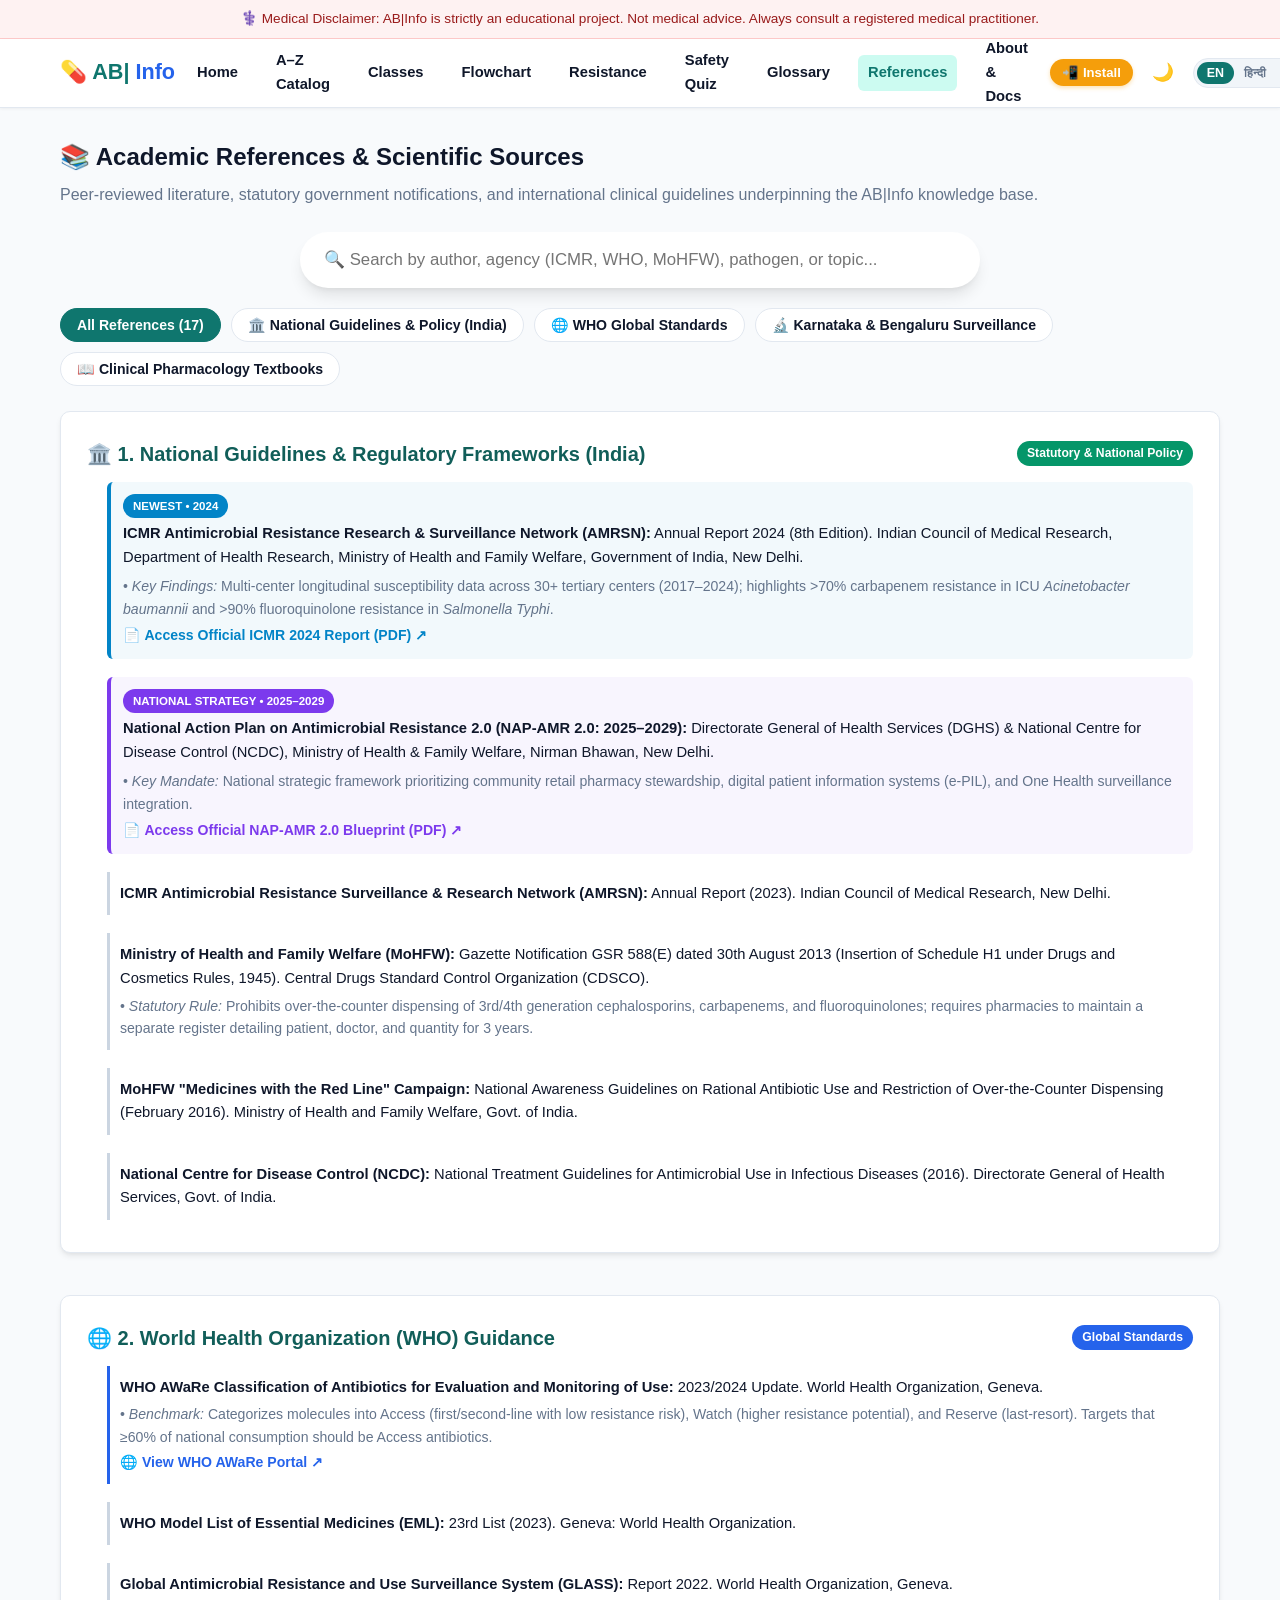
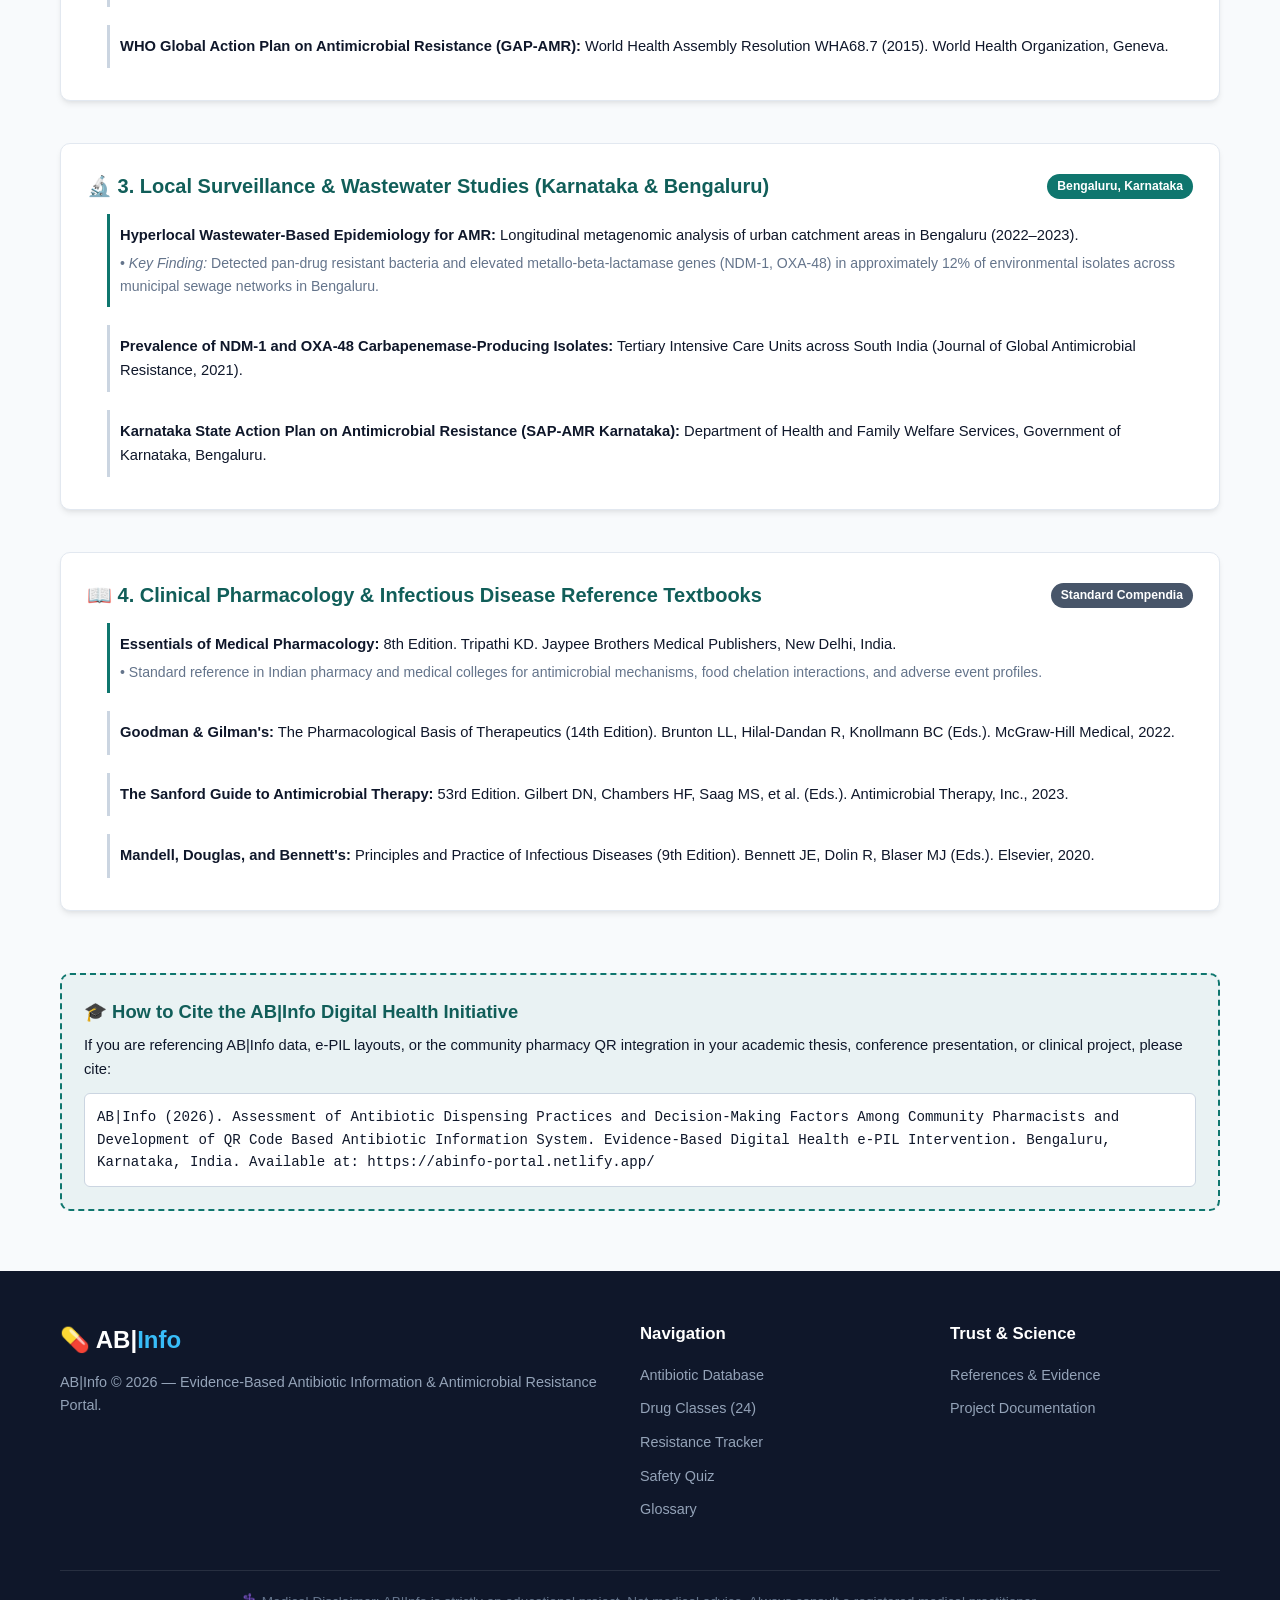
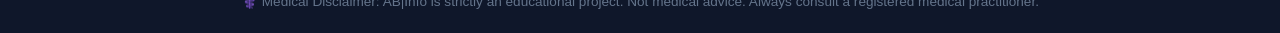
<file: references.html>
<!DOCTYPE html>
<html lang="en">
<head>
  <meta charset="UTF-8" />
  <meta name="viewport" content="width=device-width, initial-scale=1.0" />
  <title>Academic &amp; Clinical References | AB|Info</title>
  <meta name="description" content="Academic references, statutory government notifications, ICMR AMRSN 2024 reports, NAP-AMR 2.0 (2025–2029), and WHO AWaRe guidelines." />
  <link rel="icon" type="image/svg+xml" href="favicon.svg" />
  <link rel="manifest" href="manifest.json" />
  <meta name="theme-color" content="#0f766e" />

  <script>
    (function() {
      var saved = localStorage.getItem("abinfo_theme");
      var theme = saved || (window.matchMedia("(prefers-color-scheme: dark)").matches ? "dark" : "light");
      document.documentElement.setAttribute("data-theme", theme);
    })();
  </script>

  <link rel="stylesheet" href="style.css" />
</head>
<body>

  <!-- Medical Disclaimer Top Banner -->
  <aside class="top-disclaimer-banner" role="note" aria-label="Medical Disclaimer">
    <div class="container">
      <span data-i18n="disclaimerText">⚕️ Medical Disclaimer: AB|Info is strictly an educational project. Not medical advice. Always consult a registered medical practitioner.</span>
    </div>
  </aside>

  <!-- ===== NAVBAR ===== -->
  <header class="navbar" role="banner">
    <div class="container nav-inner">
      <a href="index.html" class="logo" aria-label="AB|Info Homepage">💊 AB|<span>Info</span></a>
      <button class="menu-btn" id="menuBtn" aria-label="Toggle navigation menu" aria-expanded="false">☰</button>
      <nav class="nav-links" id="navLinks" role="navigation" aria-label="Main Navigation">
        <a href="index.html" data-i18n="navHome">Home</a>
        <a href="drugs.html" data-i18n="navDatabase">A–Z Catalog</a>
        <a href="classes.html" data-i18n="navClasses">Classes (24)</a>
        <a href="flowchart.html" data-i18n="navFlowchart">Flowchart</a>
        <a href="resistance.html" data-i18n="navResistance">Resistance</a>
        <a href="quiz.html" data-i18n="navQuiz">Quiz</a>
        <a href="glossary.html" data-i18n="navGlossary">Glossary</a>
        <a href="references.html" class="active-nav" data-i18n="navReferences">References</a>
        <a href="about.html" data-i18n="navAbout">About &amp; Docs</a>
      </nav>

      <div class="nav-utils">
        <!-- PWA Install Button -->
        <button id="pwaInstallBtn" class="btn-install" title="Install AB|Info App" hidden>
          📲 <span>Install</span>
        </button>
        <!-- Dark / Light Theme Toggle -->
        <button id="themeToggleBtn" class="theme-toggle-btn" aria-label="Toggle dark/light theme" title="Toggle theme">
          🌙
        </button>
        <!-- Language Selector -->
        <div class="lang-selector" aria-label="Language selector">
          <button class="lang-btn active" data-lang="en">EN</button>
          <button class="lang-btn" data-lang="hi">हिन्दी</button>
          <button class="lang-btn" data-lang="kn">ಕನ್ನಡ</button>
        </div>
      </div>
    </div>
  </header>

  <main class="container">
    <section id="references-section" style="margin-top: 30px;">
      <h1>📚 Academic References &amp; Scientific Sources</h1>
      <p class="section-sub">
        Peer-reviewed literature, statutory government notifications, and international clinical guidelines underpinning the AB|Info knowledge base.
      </p>

      <!-- Real-Time Search & Category Filters -->
      <div class="search-box" style="margin-bottom: 20px;">
        <input type="text" id="refSearchInput" placeholder="🔍 Search by author, agency (ICMR, WHO, MoHFW), pathogen, or topic..." aria-label="Search references" />
      </div>

      <div class="filter-wrapper" style="justify-content: flex-start; margin-bottom: 25px;">
        <button class="filter-pill ref-pill active" data-cat="ALL">All References (<span id="refCountDisplay">17</span>)</button>
        <button class="filter-pill ref-pill" data-cat="india">🏛️ National Guidelines &amp; Policy (India)</button>
        <button class="filter-pill ref-pill" data-cat="who">🌐 WHO Global Standards</button>
        <button class="filter-pill ref-pill" data-cat="local">🔬 Karnataka &amp; Bengaluru Surveillance</button>
        <button class="filter-pill ref-pill" data-cat="textbook">📖 Clinical Pharmacology Textbooks</button>
      </div>

      <!-- Reference Articles Grid -->
      <div id="referencesContainer" style="display: grid; gap: 20px;">

        <!-- 1. National Guidelines & Regulatory Frameworks (India) -->
        <article class="detail-card ref-card" data-cat="india">
          <div style="display:flex; justify-content:space-between; align-items:center; flex-wrap:wrap; gap:8px; margin-bottom:12px;">
            <h2 style="color:var(--primary-dark); font-size:1.25rem; margin:0;">
              🏛️ 1. National Guidelines &amp; Regulatory Frameworks (India)
            </h2>
            <span class="badge" style="background:#059669;">Statutory &amp; National Policy</span>
          </div>

          <ul class="plain-list" style="display:grid; gap:12px;">
            <!-- ICMR AMRSN 2024 (8th Edition) -->
            <li class="ref-item" style="background:rgba(2, 132, 199, 0.05); border-left:4px solid #0284c7; padding:12px; border-radius:6px;">
              <span class="badge" style="background:#0284c7; font-size:0.72rem; margin-bottom:4px; display:inline-block;">NEWEST • 2024</span>
              <div>
                <strong>ICMR Antimicrobial Resistance Research &amp; Surveillance Network (AMRSN):</strong> Annual Report 2024 (8th Edition). Indian Council of Medical Research, Department of Health Research, Ministry of Health and Family Welfare, Government of India, New Delhi.
              </div>
              <div style="margin-top:6px; font-size:0.88rem; color:var(--text-muted);">
                • <em>Key Findings:</em> Multi-center longitudinal susceptibility data across 30+ tertiary centers (2017–2024); highlights &gt;70% carbapenem resistance in ICU <em>Acinetobacter baumannii</em> and &gt;90% fluoroquinolone resistance in <em>Salmonella Typhi</em>.
                <br />
                <a href="https://www.icmr.gov.in/icmrobject/uploads/Report/1763981012_icmramrsnannualreport2024.pdf" target="_blank" rel="noopener noreferrer" style="color:#0284c7; font-weight:600; text-decoration:none; display:inline-block; margin-top:4px;">
                  📄 Access Official ICMR 2024 Report (PDF) ↗
                </a>
              </div>
            </li>

            <!-- NAP-AMR 2.0 (2025–2029) -->
            <li class="ref-item" style="background:rgba(124, 58, 237, 0.05); border-left:4px solid #7c3aed; padding:12px; border-radius:6px;">
              <span class="badge" style="background:#7c3aed; font-size:0.72rem; margin-bottom:4px; display:inline-block;">NATIONAL STRATEGY • 2025–2029</span>
              <div>
                <strong>National Action Plan on Antimicrobial Resistance 2.0 (NAP-AMR 2.0: 2025–2029):</strong> Directorate General of Health Services (DGHS) &amp; National Centre for Disease Control (NCDC), Ministry of Health &amp; Family Welfare, Nirman Bhawan, New Delhi.
              </div>
              <div style="margin-top:6px; font-size:0.88rem; color:var(--text-muted);">
                • <em>Key Mandate:</em> National strategic framework prioritizing community retail pharmacy stewardship, digital patient information systems (e-PIL), and One Health surveillance integration.
                <br />
                <a href="https://ncdc.mohfw.gov.in/uploads/pdf/amr10.pdf" target="_blank" rel="noopener noreferrer" style="color:#7c3aed; font-weight:600; text-decoration:none; display:inline-block; margin-top:4px;">
                  📄 Access Official NAP-AMR 2.0 Blueprint (PDF) ↗
                </a>
              </div>
            </li>

            <!-- ICMR AMRSN 2023 -->
            <li class="ref-item" style="padding:10px; border-left:3px solid #cbd5e1;">
              <strong>ICMR Antimicrobial Resistance Surveillance &amp; Research Network (AMRSN):</strong> Annual Report (2023). Indian Council of Medical Research, New Delhi.
            </li>

            <!-- MoHFW Schedule H1 -->
            <li class="ref-item" style="padding:10px; border-left:3px solid #cbd5e1;">
              <strong>Ministry of Health and Family Welfare (MoHFW):</strong> Gazette Notification GSR 588(E) dated 30th August 2013 (Insertion of Schedule H1 under Drugs and Cosmetics Rules, 1945). Central Drugs Standard Control Organization (CDSCO).
              <div style="margin-top:4px; font-size:0.88rem; color:var(--text-muted);">
                • <em>Statutory Rule:</em> Prohibits over-the-counter dispensing of 3rd/4th generation cephalosporins, carbapenems, and fluoroquinolones; requires pharmacies to maintain a separate register detailing patient, doctor, and quantity for 3 years.
              </div>
            </li>

            <!-- MoHFW Red Line Campaign -->
            <li class="ref-item" style="padding:10px; border-left:3px solid #cbd5e1;">
              <strong>MoHFW "Medicines with the Red Line" Campaign:</strong> National Awareness Guidelines on Rational Antibiotic Use and Restriction of Over-the-Counter Dispensing (February 2016). Ministry of Health and Family Welfare, Govt. of India.
            </li>

            <!-- NCDC Guidelines -->
            <li class="ref-item" style="padding:10px; border-left:3px solid #cbd5e1;">
              <strong>National Centre for Disease Control (NCDC):</strong> National Treatment Guidelines for Antimicrobial Use in Infectious Diseases (2016). Directorate General of Health Services, Govt. of India.
            </li>
          </ul>
        </article>

        <!-- 2. World Health Organization (WHO) Guidance -->
        <article class="detail-card ref-card" data-cat="who">
          <div style="display:flex; justify-content:space-between; align-items:center; flex-wrap:wrap; gap:8px; margin-bottom:12px;">
            <h2 style="color:var(--primary-dark); font-size:1.25rem; margin:0;">
              🌐 2. World Health Organization (WHO) Guidance
            </h2>
            <span class="badge" style="background:#2563eb;">Global Standards</span>
          </div>

          <ul class="plain-list" style="display:grid; gap:12px;">
            <!-- WHO AWaRe -->
            <li class="ref-item" style="padding:10px; border-left:3px solid #2563eb;">
              <strong>WHO AWaRe Classification of Antibiotics for Evaluation and Monitoring of Use:</strong> 2023/2024 Update. World Health Organization, Geneva.
              <div style="margin-top:4px; font-size:0.88rem; color:var(--text-muted);">
                • <em>Benchmark:</em> Categorizes molecules into Access (first/second-line with low resistance risk), Watch (higher resistance potential), and Reserve (last-resort). Targets that &ge;60% of national consumption should be Access antibiotics.
                <br />
                <a href="https://www.who.int/publications/i/item/WHO-MHP-HPS-EML-2023.04" target="_blank" rel="noopener noreferrer" style="color:#2563eb; font-weight:600; text-decoration:none; display:inline-block; margin-top:3px;">
                  🌐 View WHO AWaRe Portal ↗
                </a>
              </div>
            </li>

            <!-- WHO EML -->
            <li class="ref-item" style="padding:10px; border-left:3px solid #cbd5e1;">
              <strong>WHO Model List of Essential Medicines (EML):</strong> 23rd List (2023). Geneva: World Health Organization.
            </li>

            <!-- WHO GLASS -->
            <li class="ref-item" style="padding:10px; border-left:3px solid #cbd5e1;">
              <strong>Global Antimicrobial Resistance and Use Surveillance System (GLASS):</strong> Report 2022. World Health Organization, Geneva.
            </li>

            <!-- WHO Global Action Plan -->
            <li class="ref-item" style="padding:10px; border-left:3px solid #cbd5e1;">
              <strong>WHO Global Action Plan on Antimicrobial Resistance (GAP-AMR):</strong> World Health Assembly Resolution WHA68.7 (2015). World Health Organization, Geneva.
            </li>
          </ul>
        </article>

        <!-- 3. Local Surveillance & Wastewater Studies (Karnataka & Bengaluru) -->
        <article class="detail-card ref-card" data-cat="local">
          <div style="display:flex; justify-content:space-between; align-items:center; flex-wrap:wrap; gap:8px; margin-bottom:12px;">
            <h2 style="color:var(--primary-dark); font-size:1.25rem; margin:0;">
              🔬 3. Local Surveillance &amp; Wastewater Studies (Karnataka &amp; Bengaluru)
            </h2>
            <span class="badge" style="background:#0f766e;">Bengaluru, Karnataka</span>
          </div>

          <ul class="plain-list" style="display:grid; gap:12px;">
            <!-- Bengaluru Wastewater -->
            <li class="ref-item" style="padding:10px; border-left:3px solid #0f766e;">
              <strong>Hyperlocal Wastewater-Based Epidemiology for AMR:</strong> Longitudinal metagenomic analysis of urban catchment areas in Bengaluru (2022–2023).
              <div style="margin-top:4px; font-size:0.88rem; color:var(--text-muted);">
                • <em>Key Finding:</em> Detected pan-drug resistant bacteria and elevated metallo-beta-lactamase genes (NDM-1, OXA-48) in approximately 12% of environmental isolates across municipal sewage networks in Bengaluru.
              </div>
            </li>

            <!-- NDM-1 and OXA-48 -->
            <li class="ref-item" style="padding:10px; border-left:3px solid #cbd5e1;">
              <strong>Prevalence of NDM-1 and OXA-48 Carbapenemase-Producing Isolates:</strong> Tertiary Intensive Care Units across South India (Journal of Global Antimicrobial Resistance, 2021).
            </li>

            <!-- Karnataka SAP-AMR -->
            <li class="ref-item" style="padding:10px; border-left:3px solid #cbd5e1;">
              <strong>Karnataka State Action Plan on Antimicrobial Resistance (SAP-AMR Karnataka):</strong> Department of Health and Family Welfare Services, Government of Karnataka, Bengaluru.
            </li>
          </ul>
        </article>

        <!-- 4. Clinical Pharmacology & Infectious Disease Reference Textbooks -->
        <article class="detail-card ref-card" data-cat="textbook">
          <div style="display:flex; justify-content:space-between; align-items:center; flex-wrap:wrap; gap:8px; margin-bottom:12px;">
            <h2 style="color:var(--primary-dark); font-size:1.25rem; margin:0;">
              📖 4. Clinical Pharmacology &amp; Infectious Disease Reference Textbooks
            </h2>
            <span class="badge" style="background:#475569;">Standard Compendia</span>
          </div>

          <ul class="plain-list" style="display:grid; gap:12px;">
            <!-- KD Tripathi -->
            <li class="ref-item" style="padding:10px; border-left:3px solid #0f766e;">
              <strong>Essentials of Medical Pharmacology:</strong> 8th Edition. Tripathi KD. Jaypee Brothers Medical Publishers, New Delhi, India.
              <div style="margin-top:4px; font-size:0.88rem; color:var(--text-muted);">
                • Standard reference in Indian pharmacy and medical colleges for antimicrobial mechanisms, food chelation interactions, and adverse event profiles.
              </div>
            </li>

            <!-- Goodman & Gilman -->
            <li class="ref-item" style="padding:10px; border-left:3px solid #cbd5e1;">
              <strong>Goodman &amp; Gilman's:</strong> The Pharmacological Basis of Therapeutics (14th Edition). Brunton LL, Hilal-Dandan R, Knollmann BC (Eds.). McGraw-Hill Medical, 2022.
            </li>

            <!-- Sanford Guide -->
            <li class="ref-item" style="padding:10px; border-left:3px solid #cbd5e1;">
              <strong>The Sanford Guide to Antimicrobial Therapy:</strong> 53rd Edition. Gilbert DN, Chambers HF, Saag MS, et al. (Eds.). Antimicrobial Therapy, Inc., 2023.
            </li>

            <!-- Mandell -->
            <li class="ref-item" style="padding:10px; border-left:3px solid #cbd5e1;">
              <strong>Mandell, Douglas, and Bennett's:</strong> Principles and Practice of Infectious Diseases (9th Edition). Bennett JE, Dolin R, Blaser MJ (Eds.). Elsevier, 2020.
            </li>
          </ul>
        </article>

      </div>

      <!-- Academic Project Citation Box -->
      <div style="margin-top: 40px; background: rgba(15, 118, 110, 0.06); border: 2px dashed var(--primary); border-radius: 10px; padding: 22px;">
        <h3 style="color: var(--primary-dark); margin-bottom: 8px; font-size: 1.15rem;">
          🎓 How to Cite the AB|Info Digital Health Initiative
        </h3>
        <p style="font-size: 0.92rem; color: var(--text); margin-bottom: 12px;">
          If you are referencing AB|Info data, e-PIL layouts, or the community pharmacy QR integration in your academic thesis, conference presentation, or clinical project, please cite:
        </p>
        <div style="background: var(--bg-card, #ffffff); border: 1px solid #cbd5e1; border-radius: 6px; padding: 12px; font-family: monospace; font-size: 0.88rem; color: var(--text); user-select: all;">
          AB|Info (2026). Assessment of Antibiotic Dispensing Practices and Decision-Making Factors Among Community Pharmacists and Development of QR Code Based Antibiotic Information System. Evidence-Based Digital Health e-PIL Intervention. Bengaluru, Karnataka, India. Available at: https://abinfo-portal.netlify.app/
        </div>
      </div>
    </section>
  </main>

  <footer role="contentinfo">
    <div class="container">
      <div class="footer-grid">
        <div class="footer-col">
          <h3 class="footer-logo">💊 AB|<span>Info</span></h3>
          <p class="footer-text" data-i18n="footerRights">AB|Info © 2026 — Evidence-Based Antibiotic Information &amp; Antimicrobial Resistance Portal.</p>
        </div>
        <div class="footer-col">
          <h4>Navigation</h4>
          <ul class="footer-links">
            <li><a href="drugs.html">Antibiotic Database</a></li>
            <li><a href="classes.html">Drug Classes (24)</a></li>
            <li><a href="resistance.html">Resistance Tracker</a></li>
            <li><a href="quiz.html">Safety Quiz</a></li>
            <li><a href="glossary.html">Glossary</a></li>
          </ul>
        </div>
        <div class="footer-col">
          <h4>Trust &amp; Science</h4>
          <ul class="footer-links">
            <li><a href="references.html">References &amp; Evidence</a></li>
            <li><a href="about.html">Project Documentation</a></li>
          </ul>
        </div>
      </div>
      <div class="footer-bottom">
        <p data-i18n="disclaimerText">⚕️ Educational purposes only. Not medical advice. Always consult a registered medical practitioner.</p>
      </div>
    </div>
  </footer>

  <script src="i18n.js"></script>
  <script src="navbar.js"></script>
  <script>
    // Live Search and Category Filter Controller for References
    document.addEventListener("DOMContentLoaded", () => {
      const searchInput = document.getElementById("refSearchInput");
      const filterPills = document.querySelectorAll(".ref-pill");
      const refCards = document.querySelectorAll(".ref-card");
      const countDisplay = document.getElementById("refCountDisplay");

      let activeCategory = "ALL";
      let searchQuery = "";

      function filterReferences() {
        let totalVisibleItems = 0;

        refCards.forEach(card => {
          const cardCat = card.getAttribute("data-cat");
          const matchesCategory = activeCategory === "ALL" || cardCat === activeCategory;

          if (!matchesCategory) {
            card.style.display = "none";
            return;
          }

          let cardHasVisibleItems = false;
          const items = card.querySelectorAll(".ref-item");

          if (items.length > 0) {
            items.forEach(item => {
              const text = item.textContent.toLowerCase();
              const matchesSearch = !searchQuery || text.includes(searchQuery);
              if (matchesSearch) {
                item.style.display = "block";
                cardHasVisibleItems = true;
                totalVisibleItems++;
              } else {
                item.style.display = "none";
              }
            });

            card.style.display = cardHasVisibleItems ? "block" : "none";
          } else {
            const text = card.textContent.toLowerCase();
            const matchesSearch = !searchQuery || text.includes(searchQuery);
            card.style.display = matchesSearch ? "block" : "none";
            if (matchesSearch) totalVisibleItems++;
          }
        });

        if (countDisplay) {
          countDisplay.textContent = totalVisibleItems;
        }
      }

      filterPills.forEach(pill => {
        pill.addEventListener("click", () => {
          filterPills.forEach(p => p.classList.remove("active"));
          pill.classList.add("active");
          activeCategory = pill.getAttribute("data-cat") || "ALL";
          filterReferences();
        });
      });

      if (searchInput) {
        searchInput.addEventListener("input", (e) => {
          searchQuery = e.target.value.toLowerCase().trim();
          filterReferences();
        });
      }

      // Initial filter & count
      filterReferences();
    });
  </script>
</body>
</html>
</file>
<file: style.css>
/* ===== AB|INFO CORE DESIGN SYSTEM & STYLESHEET ===== */

:root {
  --primary: #0f766e;
  --primary-dark: #115e59;
  --primary-light: #ccfbf1;
  --primary-rgb: 15, 118, 110;
  --accent: #2563eb;
  --text: #0f172a;
  --text-muted: #64748b;
  --bg-light: #f8fafc;
  --bg-white: #ffffff;
  --border: #e2e8f0;
  --radius: 10px;
  --radius-sm: 6px;
  --radius-full: 9999px;
  --shadow: 0 4px 6px -1px rgba(0, 0, 0, 0.08), 0 2px 4px -2px rgba(0, 0, 0, 0.05);
  --shadow-lg: 0 10px 15px -3px rgba(0, 0, 0, 0.1), 0 4px 6px -4px rgba(0, 0, 0, 0.08);
  --font: -apple-system, BlinkMacSystemFont, "Segoe UI", Roboto, "Helvetica Neue", Arial, sans-serif;
}

*, *::before, *::after {
  box-sizing: border-box;
  margin: 0;
  padding: 0;
}

body {
  font-family: var(--font);
  background-color: var(--bg-light);
  color: var(--text);
  line-height: 1.6;
  -webkit-font-smoothing: antialiased;
}

.container {
  max-width: 1200px;
  margin: 0 auto;
  padding: 0 20px;
}

/* ===== MEDICAL DISCLAIMER TOP BANNER ===== */
.top-disclaimer-banner {
  background: #fef2f2;
  color: #991b1b;
  border-bottom: 1px solid #fecaca;
  font-size: 0.85rem;
  padding: 8px 0;
  text-align: center;
  font-weight: 500;
}

/* ===== NAVBAR ===== */
.navbar {
  background: var(--bg-white);
  border-bottom: 1px solid var(--border);
  position: sticky;
  top: 0;
  z-index: 1000;
  box-shadow: 0 1px 3px rgba(0, 0, 0, 0.05);
}

.nav-inner {
  display: flex;
  align-items: center;
  justify-content: space-between;
  height: 68px;
}

.logo {
  font-size: 1.45rem;
  font-weight: 800;
  text-decoration: none;
  color: var(--primary);
  display: flex;
  align-items: center;
  gap: 4px;
}

.logo span {
  color: var(--accent);
}

.nav-links {
  display: flex;
  gap: 18px;
  align-items: center;
}

.nav-links a {
  text-decoration: none;
  color: var(--text);
  font-size: 0.92rem;
  font-weight: 600;
  transition: color 0.2s;
  padding: 6px 10px;
  border-radius: var(--radius-sm);
}

.nav-links a:hover,
.nav-links a.active-nav {
  color: var(--primary);
  background: var(--primary-light);
}

.menu-btn {
  display: none;
  background: none;
  border: none;
  font-size: 1.6rem;
  cursor: pointer;
  color: var(--text);
  padding: 6px;
}

.nav-utils {
  display: flex;
  align-items: center;
  gap: 12px;
}

.lang-selector {
  display: flex;
  background: #f1f5f9;
  border-radius: var(--radius-full);
  padding: 3px;
  border: 1px solid var(--border);
}

.lang-btn {
  background: none;
  border: none;
  padding: 4px 10px;
  font-size: 0.78rem;
  font-weight: 700;
  cursor: pointer;
  border-radius: var(--radius-full);
  color: var(--text-muted);
  transition: all 0.2s;
}

.lang-btn.active {
  background: var(--primary);
  color: #ffffff;
}

/* ===== DUAL LEARNING PATH BANNER ===== */
.path-selector-bar {
  background: #f1f5f9;
  border-bottom: 1px solid var(--border);
  padding: 10px 0;
}

.path-inner {
  display: flex;
  align-items: center;
  justify-content: center;
  flex-wrap: wrap;
  gap: 12px;
}

.path-label {
  font-size: 0.88rem;
  font-weight: 700;
  color: var(--text-muted);
}

.path-buttons {
  display: flex;
  gap: 8px;
}

.path-btn {
  background: var(--bg-white);
  border: 1px solid #cbd5e1;
  padding: 6px 14px;
  border-radius: var(--radius-full);
  font-size: 0.84rem;
  font-weight: 600;
  cursor: pointer;
  color: var(--text);
  transition: all 0.2s;
}

.path-btn.active {
  background: var(--primary);
  color: #ffffff;
  border-color: var(--primary);
  box-shadow: 0 2px 4px rgba(15, 118, 110, 0.2);
}

/* Dual Learning Path Dynamic Display */
body.mode-public .academic-view {
  display: none !important;
}

body.mode-academic .public-view {
  display: none !important;
}

/* ===== HERO SECTION ===== */
.hero {
  background: linear-gradient(135deg, #0f766e 0%, #115e59 100%);
  color: #ffffff;
  padding: 56px 0 46px;
  text-align: center;
}

.hero h1 {
  font-size: 2.5rem;
  font-weight: 800;
  margin-bottom: 14px;
  letter-spacing: -0.02em;
}

.hero p {
  font-size: 1.15rem;
  max-width: 720px;
  margin: 0 auto 28px;
  opacity: 0.95;
  line-height: 1.6;
}

.hero-note {
  font-size: 0.85rem !important;
  opacity: 0.8 !important;
  margin-top: 14px !important;
}

.search-box {
  max-width: 680px;
  margin: 0 auto;
}

.search-box input {
  width: 100%;
  padding: 16px 22px;
  font-size: 1.05rem;
  border: 2px solid transparent;
  border-radius: var(--radius-full);
  background: var(--bg-white);
  color: var(--text);
  box-shadow: var(--shadow-lg);
  outline: none;
  transition: border-color 0.2s, box-shadow 0.2s;
}

.search-box input:focus {
  border-color: var(--accent);
  box-shadow: 0 0 0 4px rgba(37, 99, 235, 0.2);
}

.section-sub {
  color: var(--text-muted);
  font-size: 1rem;
  margin-top: 6px;
  margin-bottom: 24px;
}

.btn-primary {
  display: inline-block;
  background: var(--primary);
  color: #ffffff;
  padding: 12px 24px;
  border-radius: var(--radius-sm);
  text-decoration: none;
  font-weight: 700;
  transition: background 0.2s, transform 0.1s;
}

.btn-primary:hover {
  background: var(--primary-dark);
}

.btn-outline {
  display: inline-block;
  background: var(--bg-white);
  color: var(--primary);
  border: 1px solid var(--primary);
  padding: 8px 16px;
  border-radius: var(--radius-sm);
  text-decoration: none;
  font-weight: 600;
  cursor: pointer;
  transition: all 0.2s;
}

.btn-outline:hover,
.btn-outline.active {
  background: var(--primary);
  color: #ffffff;
}

.btn-share {
  background: #25d366;
  color: #ffffff;
  border: none;
  padding: 8px 18px;
  border-radius: var(--radius-full);
  cursor: pointer;
  font-weight: 700;
  display: inline-flex;
  align-items: center;
  gap: 6px;
  transition: opacity 0.2s;
}

.btn-share:hover {
  opacity: 0.9;
}

.filter-wrapper {
  display: flex;
  flex-wrap: wrap;
  gap: 10px;
  margin-bottom: 24px;
}

.filter-pill {
  background: var(--bg-white);
  border: 1px solid var(--border);
  padding: 8px 16px;
  border-radius: var(--radius-full);
  font-size: 0.88rem;
  font-weight: 600;
  color: var(--text);
  cursor: pointer;
  transition: all 0.2s;
}

.filter-pill:hover,
.filter-pill.active {
  background: var(--primary);
  color: #ffffff;
  border-color: var(--primary);
}

.drug-grid,
.class-grid,
.glossary-grid {
  display: grid;
  grid-template-columns: repeat(auto-fill, minmax(330px, 1fr));
  gap: 22px;
}

.drug-card,
.class-card,
.glossary-card {
  background: var(--bg-white);
  border: 1px solid var(--border);
  border-radius: var(--radius);
  padding: 22px;
  box-shadow: var(--shadow);
  display: flex;
  flex-direction: column;
  transition: transform 0.2s, box-shadow 0.2s;
}

.drug-card:hover,
.class-card:hover,
.glossary-card:hover {
  transform: translateY(-3px);
  box-shadow: var(--shadow-lg);
}

.badge {
  display: inline-block;
  padding: 3px 10px;
  border-radius: var(--radius-full);
  font-size: 0.76rem;
  font-weight: 700;
  color: #ffffff;
}

.aware-access {
  background: #16a34a !important;
}

.aware-watch {
  background: #d97706 !important;
}

.aware-reserve {
  background: #dc2626 !important;
}

.schedule-h1-tag {
  background: #fee2e2;
  color: #991b1b;
  padding: 3px 8px;
  border-radius: 4px;
  font-size: 0.74rem;
  font-weight: 700;
}

.chip-list {
  list-style: none;
  display: flex;
  flex-wrap: wrap;
  gap: 6px;
}

.chip-list li {
  background: #f1f5f9;
  color: #334155;
  font-size: 0.8rem;
  padding: 3px 9px;
  border-radius: 4px;
  font-weight: 500;
}

.side-effect-list,
.plain-list {
  padding-left: 20px;
  margin-top: 8px;
  font-size: 0.92rem;
}

.side-effect-list li,
.plain-list li {
  margin-bottom: 6px;
}

.class-banner {
  height: 60px;
  border-radius: 8px 8px 0 0;
  display: flex;
  align-items: center;
  justify-content: center;
  font-size: 1.8rem;
  margin: -22px -22px 16px -22px;
}

.class-details {
  margin-top: 14px;
  border-top: 1px solid var(--border);
  padding-top: 12px;
}

.class-details summary {
  cursor: pointer;
  font-weight: 700;
  color: var(--primary);
  font-size: 0.92rem;
  user-select: none;
}

.mech-box {
  background: var(--bg-light);
  border-left: 3px solid var(--accent);
  padding: 10px 14px;
  border-radius: 4px;
  margin: 12px 0;
  font-size: 0.88rem;
}

.class-india {
  background: #f0fdf4;
  border-left: 3px solid #16a34a;
  padding: 10px 14px;
  border-radius: 4px;
  margin-top: 12px;
  font-size: 0.88rem;
}

.drug-rows {
  list-style: none;
  margin-top: 8px;
}

.drug-rows li {
  padding: 6px 0;
  border-bottom: 1px dotted var(--border);
  font-size: 0.9rem;
}

.detail-hero {
  border-top: 6px solid var(--primary);
  background: var(--bg-white);
  border-radius: var(--radius);
  padding: 30px;
  margin: 20px 0;
  box-shadow: var(--shadow);
}

.detail-hero h1 {
  font-size: 2.2rem;
  color: var(--text);
  margin-bottom: 6px;
}

.detail-hero .brand-names {
  color: var(--text-muted);
  font-size: 1.05rem;
  margin-bottom: 12px;
}

.hero-desc {
  font-size: 1.05rem;
  color: var(--text);
  line-height: 1.6;
}

.detail-card {
  background: var(--bg-white);
  border: 1px solid var(--border);
  border-radius: var(--radius);
  padding: 26px;
  margin-bottom: 22px;
  box-shadow: var(--shadow);
}

.detail-card h2 {
  font-size: 1.35rem;
  color: var(--primary-dark);
  margin-bottom: 14px;
  display: flex;
  align-items: center;
  gap: 8px;
}

.spectrum-grid {
  display: grid;
  grid-template-columns: repeat(auto-fit, minmax(220px, 1fr));
  gap: 12px;
  margin-top: 12px;
}

.spectrum-item {
  background: var(--bg-light);
  border: 1px solid var(--border);
  border-radius: var(--radius-sm);
  padding: 12px 14px;
  font-size: 0.9rem;
}

.spectrum-item strong {
  display: block;
  color: var(--text-muted);
  font-size: 0.8rem;
  margin-bottom: 4px;
}

.red-line-box {
  background: #fef2f2;
  border: 1px solid #fecaca;
  border-left: 6px solid #dc2626;
  border-radius: var(--radius);
  padding: 20px;
  margin-bottom: 22px;
}

.red-line-box h3 {
  color: #991b1b;
  margin-bottom: 6px;
}

.warn-box {
  background: #fffbeb;
  border-left: 5px solid #f59e0b;
  padding: 18px;
  border-radius: var(--radius-sm);
  margin-bottom: 22px;
}

.tip-box {
  background: #eff6ff;
  border-left: 5px solid #3b82f6;
  padding: 18px;
  border-radius: var(--radius-sm);
  margin-bottom: 22px;
}

.detail-disclaimer {
  font-size: 0.84rem;
  color: var(--text-muted);
  text-align: center;
  margin: 30px 0;
}

.flowchart-box {
  background: var(--bg-white);
  border: 1px solid var(--border);
  border-radius: var(--radius);
  padding: 30px;
  box-shadow: var(--shadow);
}

.flow-card {
  text-align: center;
  max-width: 650px;
  margin: 0 auto;
}

.flow-badge {
  display: inline-block;
  padding: 4px 12px;
  border-radius: var(--radius-full);
  font-size: 0.8rem;
  font-weight: 800;
  margin-bottom: 10px;
}

.flow-viral .flow-badge {
  background: #fee2e2;
  color: #991b1b;
}

.flow-bacterial .flow-badge {
  background: #dbeafe;
  color: #1e40af;
}

.flow-warning .flow-badge {
  background: #fef3c7;
  color: #92400e;
}

.flow-options {
  display: flex;
  flex-direction: column;
  gap: 10px;
}

.flow-opt-btn {
  background: var(--bg-light);
  border: 1px solid var(--border);
  padding: 14px 20px;
  border-radius: var(--radius-sm);
  font-size: 0.98rem;
  font-weight: 600;
  cursor: pointer;
  text-align: left;
  transition: all 0.2s;
}

.flow-opt-btn:hover {
  background: var(--primary-light);
  border-color: var(--primary);
  color: var(--primary-dark);
}

.resistance-section {
  background: #0f172a;
  color: #ffffff;
  padding: 60px 0;
  border-radius: var(--radius);
  margin: 50px 0;
}

.resistance-title {
  color: #ffffff;
  font-size: 2.2rem;
  margin-bottom: 12px;
  text-align: center;
}

.resistance-intro {
  color: #94a3b8;
  max-width: 800px;
  margin: 0 auto 36px;
  text-align: center;
  font-size: 1.05rem;
  line-height: 1.6;
}

.stat-grid {
  display: grid;
  grid-template-columns: repeat(auto-fit, minmax(240px, 1fr));
  gap: 20px;
}

.stat-card {
  background: rgba(255, 255, 255, 0.05);
  border: 1px solid rgba(255, 255, 255, 0.1);
  border-radius: var(--radius);
  padding: 24px;
  text-align: center;
}

.stat-number {
  font-size: 2.8rem;
  font-weight: 900;
  color: #38bdf8;
  margin-bottom: 8px;
}

.stat-label {
  color: #e2e8f0;
  font-size: 0.95rem;
  line-height: 1.5;
  margin-bottom: 12px;
}

.stat-source {
  font-size: 0.76rem;
  color: #94a3b8;
  display: block;
}

.trend-box {
  margin-top: 40px;
  background: rgba(255, 255, 255, 0.03);
  border: 1px solid rgba(255, 255, 255, 0.1);
  border-radius: var(--radius);
  padding: 24px;
}

.trend-box h3 {
  color: #ffffff;
  margin-bottom: 20px;
}

.trend-row {
  margin-bottom: 18px;
}

.trend-label {
  display: block;
  font-size: 0.92rem;
  font-weight: 600;
  color: #cbd5e1;
  margin-bottom: 6px;
}

.trend-bars {
  display: flex;
  flex-direction: column;
  gap: 6px;
}

.bar-track {
  display: flex;
  align-items: center;
  gap: 10px;
  font-size: 0.8rem;
}

.bar-year {
  width: 38px;
  color: #94a3b8;
}

.bar-fill {
  height: 12px;
  border-radius: 6px;
  width: 0%;
  transition: width 1s ease-out;
}

.bar-fill.old {
  background: #10b981;
}

.bar-fill.new {
  background: #ef4444;
}

.bar-val {
  color: #e2e8f0;
  font-weight: 700;
  width: 45px;
}

.stat-sources {
  font-size: 0.82rem;
  color: #64748b;
  margin-top: 24px;
  text-align: center;
}

/* ===== 3D MYTH-BUSTING FLIP CARDS ===== */
.flip-cards-grid {
  display: grid;
  grid-template-columns: repeat(auto-fill, minmax(280px, 1fr));
  gap: 22px;
  margin-top: 20px;
}

.flip-card {
  background-color: transparent;
  height: 220px;
  perspective: 1000px;
  cursor: pointer;
  outline: none;
}

.flip-card:focus .flip-card-inner {
  box-shadow: 0 0 0 3px var(--accent);
}

.flip-card-inner {
  position: relative;
  width: 100%;
  height: 100%;
  text-align: center;
  transition: transform 0.6s cubic-bezier(0.4, 0, 0.2, 1);
  transform-style: preserve-3d;
  border-radius: var(--radius);
  box-shadow: var(--shadow);
}

.flip-card:hover .flip-card-inner,
.flip-card.is-flipped .flip-card-inner {
  transform: rotateY(180deg);
}

.flip-card-front,
.flip-card-back {
  position: absolute;
  width: 100%;
  height: 100%;
  -webkit-backface-visibility: hidden;
  backface-visibility: hidden;
  border-radius: var(--radius);
  padding: 22px;
  display: flex;
  flex-direction: column;
  justify-content: center;
  align-items: center;
}

.flip-card-front {
  background-color: var(--bg-white);
  border: 1px solid var(--border);
  color: var(--text);
}

.flip-card-front h3 {
  color: #b91c1c;
  margin: 6px 0;
  font-size: 1.15rem;
}

.flip-card-front p {
  font-size: 0.92rem;
  font-weight: 600;
  color: var(--text);
}

.flip-hint {
  font-size: 0.75rem;
  color: var(--text-muted);
  margin-top: 8px;
}

.flip-card-back {
  background-color: #f0fdf4;
  border: 1px solid #bbf7d0;
  color: var(--text);
  transform: rotateY(180deg);
}

.flip-card-back h3 {
  color: #15803d;
  margin: 6px 0;
  font-size: 1.15rem;
}

.flip-card-back p {
  font-size: 0.88rem;
  line-height: 1.5;
  color: #14532d;
}

.flip-icon {
  font-size: 1.8rem;
}

.safety-banner {
  display: grid;
  grid-template-columns: repeat(auto-fit, minmax(260px, 1fr));
  gap: 20px;
  margin-bottom: 24px;
}

.safety-item {
  background: var(--bg-white);
  border: 1px solid var(--border);
  border-radius: var(--radius);
  padding: 22px;
  box-shadow: var(--shadow);
}

.safety-item h3 {
  font-size: 1.15rem;
  margin-bottom: 8px;
  color: var(--primary-dark);
}

footer {
  background: #0f172a;
  color: #94a3b8;
  padding: 50px 0 20px;
  margin-top: 60px;
}

.footer-grid {
  display: grid;
  grid-template-columns: 2fr 1fr 1fr;
  gap: 40px;
  margin-bottom: 40px;
}

.footer-logo {
  font-size: 1.5rem;
  color: #ffffff;
  margin-bottom: 12px;
}

.footer-logo span {
  color: #38bdf8;
}

.footer-text {
  font-size: 0.9rem;
  line-height: 1.6;
  margin-bottom: 16px;
}

.footer-col h4 {
  color: #ffffff;
  font-size: 1.05rem;
  margin-bottom: 14px;
}

.footer-links {
  list-style: none;
}

.footer-links li {
  margin-bottom: 8px;
}

.footer-links a {
  color: #94a3b8;
  text-decoration: none;
  font-size: 0.9rem;
  transition: color 0.2s;
}

.footer-links a:hover {
  color: #ffffff;
}

.footer-bottom {
  border-top: 1px solid rgba(255, 255, 255, 0.1);
  padding-top: 20px;
  text-align: center;
  font-size: 0.85rem;
  color: #64748b;
}

@media (max-width: 768px) {
  .menu-btn {
    display: block;
  }

  .nav-links {
    position: absolute;
    top: 68px;
    left: 0;
    right: 0;
    background: var(--bg-white);
    flex-direction: column;
    padding: 20px;
    border-bottom: 1px solid var(--border);
    display: none;
    box-shadow: var(--shadow-lg);
  }

  .nav-links.nav-active {
    display: flex;
  }

  .hero h1 {
    font-size: 1.9rem;
  }

  .footer-grid {
    grid-template-columns: 1fr;
    gap: 30px;
  }
}

@media print {
  .navbar, .path-selector-bar, .top-disclaimer-banner, footer, .monograph-nav-bar {
    display: none !important;
  }
  body {
    background: #fff;
    color: #000;
  }
  .detail-card, .detail-hero {
    box-shadow: none;
    border: 1px solid #ccc;
    page-break-inside: avoid;
  }
}

/* ===================================================
   DUAL LEARNING PATH DISPLAY CONTROLLER
   =================================================== */

/* Default mode: Public / Patient Mode */
body.path-public .academic-view {
  display: none !important;
}
body.path-public .public-view {
  display: block !important;
}

/* Academic / Clinician Mode */
body.path-academic .public-view {
  display: none !important;
}
body.path-academic .academic-view {
  display: block !important;
}

/* Active style for path buttons */
.path-btn.active {
  background-color: var(--primary, #0f766e) !important;
  color: #ffffff !important;
  font-weight: 700;
}

/* ===================================================
   DARK THEME VARIABLES & PWA CONTROLS
   =================================================== */

/* Theme Variables */
:root {
  --bg-body: #f8fafc;
  --bg-card: #ffffff;
  --bg-nav: #ffffff;
  --text-main: #0f172a;
  --text-muted: #64748b;
  --border-color: #e2e8f0;
}

[data-theme="dark"] {
  --bg-body: #0b1120;
  --bg-card: #1e293b;
  --bg-nav: #0f172a;
  --text-main: #f8fafc;
  --text-muted: #94a3b8;
  --border-color: #334155;
}

/* Global Transitions */
body {
  background-color: var(--bg-body);
  color: var(--text-main);
  transition: background-color 0.3s ease, color 0.3s ease;
}

/* Nav & Card Adjustments in Dark Mode */
[data-theme="dark"] .navbar {
  background: var(--bg-nav);
  border-bottom: 1px solid var(--border-color);
}

[data-theme="dark"] .detail-card,
[data-theme="dark"] .class-card,
[data-theme="dark"] .glossary-card,
[data-theme="dark"] .flowchart-box,
[data-theme="dark"] .search-box input {
  background: var(--bg-card);
  color: var(--text-main);
  border-color: var(--border-color);
}

[data-theme="dark"] .nav-links a {
  color: #cbd5e1;
}

[data-theme="dark"] .nav-links a:hover,
[data-theme="dark"] .nav-links a.active-nav {
  color: #2dd4bf;
}

[data-theme="dark"] footer {
  background: #020617;
  border-top: 1px solid var(--border-color);
}

/* Theme Toggle Button */
.theme-toggle-btn {
  background: none;
  border: 1px solid rgba(255, 255, 255, 0.3);
  color: #ffffff;
  font-size: 1.1rem;
  padding: 6px 10px;
  border-radius: 8px;
  cursor: pointer;
  display: inline-flex;
  align-items: center;
  justify-content: center;
  transition: transform 0.2s ease, background 0.2s ease;
}

.theme-toggle-btn:hover {
  transform: scale(1.1);
  background: rgba(255, 255, 255, 0.15);
}

/* PWA Install Button */
.btn-install {
  background: #f59e0b;
  color: #ffffff;
  border: none;
  padding: 6px 12px;
  border-radius: 20px;
  font-size: 0.82rem;
  font-weight: 700;
  cursor: pointer;
  display: inline-flex;
  align-items: center;
  gap: 5px;
  box-shadow: 0 2px 4px rgba(245, 158, 11, 0.3);
  animation: pulseInstall 2s infinite ease-in-out;
}

.btn-install:hover {
  background: #d97706;
}

@keyframes pulseInstall {
  0%, 100% { transform: scale(1); }
  50% { transform: scale(1.05); }
}

/* ===================================================
   SMART SEARCH MATCH BADGES
   =================================================== */
.match-badge {
  display: inline-block;
  font-size: 0.78rem;
  padding: 3px 8px;
  border-radius: 6px;
  margin-top: 4px;
}

.match-badge.brand {
  background: #fef3c7;
  color: #92400e;
  border: 1px solid #fde68a;
}

.match-badge.condition {
  background: #dcfce7;
  color: #166534;
  border: 1px solid #bbf7d0;
}

.match-badge.organism {
  background: #f3e8ff;
  color: #6b21a8;
  border: 1px solid #e9d5ff;
}

.match-badge.mechanism {
  background: #e0f2fe;
  color: #075985;
  border: 1px solid #bae6fd;
}

.match-badge.class-tag {
  background: #f1f5f9;
  color: #334155;
  border: 1px solid #cbd5e1;
}

/* Dark mode adjustments for badges */
[data-theme="dark"] .match-badge.brand {
  background: #78350f;
  color: #fef3c7;
  border-color: #92400e;
}
[data-theme="dark"] .match-badge.condition {
  background: #14532d;
  color: #dcfce7;
  border-color: #166534;
}
[data-theme="dark"] .match-badge.organism {
  background: #581c87;
  color: #f3e8ff;
  border-color: #6b21a8;
}
[data-theme="dark"] .match-badge.mechanism {
  background: #0c4a6e;
  color: #e0f2fe;
  border-color: #075985;
}

/* ===================================================
   BULLETPROOF PRINT & PDF STYLESHEET
   =================================================== */
@media print {
  /* 1. Hide ONLY website navigation, banners, footers and buttons */
  header.navbar,
  .navbar,
  nav,
  .top-disclaimer-banner,
  .path-selector-bar,
  .monograph-nav-bar,
  footer,
  .theme-toggle-btn,
  .btn-share,
  .btn-print,
  #pwaInstallBtn {
    display: none !important;
    visibility: hidden !important;
  }

  /* 2. Force body and main content to be visible on paper */
  html, body {
    background: #ffffff !important;
    color: #000000 !important;
    font-size: 10pt !important;
    line-height: 1.4 !important;
    height: auto !important;
    overflow: visible !important;
  }

  /* 3. Ensure the drug monograph is displayed and takes full width */
  main,
  main.container,
  #drugDetail {
    display: block !important;
    visibility: visible !important;
    width: 100% !important;
    max-width: 100% !important;
    margin: 0 !important;
    padding: 0 !important;
  }

  /* 4. Allow long cards to break naturally across multiple pages */
  .detail-card,
  .public-view,
  .academic-view {
    display: block !important;
    visibility: visible !important;
    box-shadow: none !important;
    border: 1px solid #94a3b8 !important;
    background: #ffffff !important;
    color: #000000 !important;
    page-break-inside: auto !important;
    break-inside: auto !important;
    margin-bottom: 12pt !important;
    padding: 12pt !important;
  }

  /* 5. Keep smaller headers and warning boxes intact */
  .detail-hero,
  .red-line-box,
  .warn-box,
  .tip-box {
    display: block !important;
    visibility: visible !important;
    box-shadow: none !important;
    border: 1px solid #94a3b8 !important;
    background: #ffffff !important;
    color: #000000 !important;
    page-break-inside: avoid !important;
    break-inside: avoid !important;
    margin-bottom: 10pt !important;
    padding: 10pt !important;
  }

  /* 6. Guarantee all text prints dark black (even if dark mode was on) */
  h1, h2, h3, h4, p, li, span, strong, div {
    color: #000000 !important;
    text-shadow: none !important;
  }

  .detail-hero h1 {
    font-size: 18pt !important;
    color: #0f766e !important;
    margin-bottom: 4pt !important;
  }

  .badge,
  .schedule-h1-tag {
    border: 1px solid #000000 !important;
    background: #f1f5f9 !important;
    color: #000000 !important;
  }

  @page {
    margin: 1.2cm;
    size: A4 portrait;
  }

  /* Educational footer on printout */
  main#drugDetail::after {
    content: "AB|Info Digital Health Initiative — Evidence-Based Antibiotic Information System (e-PIL). Strictly for academic and educational reference.";
    display: block;
    text-align: center;
    font-size: 8pt;
    color: #64748b !important;
    margin-top: 15pt;
    border-top: 1px solid #cbd5e1;
    padding-top: 6pt;
  }
}

/* ===================================================
   MOBILE NAVIGATION MENU FIX
   =================================================== */
@media (max-width: 768px) {
  /* Show menu when active */
  .nav-links.nav-active,
  .nav-links.open {
    display: flex !important;
    flex-direction: column;
    position: absolute;
    top: 68px;
    left: 0;
    right: 0;
    background: var(--bg-nav, var(--bg-white, #ffffff));
    border-bottom: 1px solid var(--border-color, #e2e8f0);
    box-shadow: 0 10px 15px -3px rgba(0, 0, 0, 0.2);
    padding: 18px 24px;
    gap: 12px;
    z-index: 99999;
  }

  .nav-links.nav-active a,
  .nav-links.open a {
    display: block;
    width: 100%;
    padding: 10px 14px;
    font-size: 1rem;
    border-radius: 6px;
  }

  /* Dark mode background for mobile drawer */
  [data-theme="dark"] .nav-links.nav-active,
  [data-theme="dark"] .nav-links.open {
    background: #0f172a !important;
    border-bottom-color: #334155;
    box-shadow: 0 10px 15px -3px rgba(0, 0, 0, 0.6);
  }
}

/* ===================================================
   CLEAN & NEAT MOBILE NAVBAR LAYOUT
   =================================================== */

/* 1. Prevent logo from wrapping on any screen */
.logo {
  display: inline-flex !important;
  align-items: center !important;
  gap: 6px !important;
  white-space: nowrap !important;
  flex-shrink: 0 !important;
  font-size: 1.35rem;
}

/* 2. Desktop navbar spacing */
.nav-inner {
  display: flex;
  align-items: center;
  justify-content: space-between;
  gap: 12px;
}

.nav-utils {
  display: flex;
  align-items: center;
  gap: 8px;
  flex-shrink: 0;
}

/* 3. Mobile screen styling (under 768px) */
@media (max-width: 768px) {
  .nav-inner {
    height: 60px;
    padding: 0 10px;
    gap: 8px;
  }

  /* Compact single-line logo */
  .logo {
    font-size: 1.2rem !important;
    white-space: nowrap !important;
    flex-shrink: 0 !important;
  }

  /* Push action buttons to the right */
  .nav-utils {
    margin-left: auto;
    gap: 6px;
  }

  /* Move hamburger menu to the FAR RIGHT edge */
  .menu-btn {
    display: flex !important;
    align-items: center;
    justify-content: center;
    order: 99 !important; /* Forces ☰ to the very end on the right */
    margin-left: 4px;
    font-size: 1.45rem;
    width: 36px;
    height: 36px;
    padding: 0;
    flex-shrink: 0;
    border-radius: 6px;
    background: transparent;
  }

  /* Compact Install Button */
  .btn-install {
    padding: 5px 10px !important;
    font-size: 0.78rem !important;
    height: 32px;
    white-space: nowrap;
  }

  /* Compact Theme Toggle Button */
  .theme-toggle-btn {
    width: 32px !important;
    height: 32px !important;
    padding: 0 !important;
    font-size: 1rem !important;
    flex-shrink: 0;
  }

  /* Compact Language Selector */
  .lang-selector {
    padding: 2px !important;
    height: 32px;
    display: flex;
    align-items: center;
  }

  .lang-btn {
    padding: 3px 6px !important;
    font-size: 0.72rem !important;
  }
}

/* 4. Extra-compact styling for narrow phones (< 400px) */
@media (max-width: 400px) {
  .logo {
    font-size: 1.1rem !important;
  }

  /* On narrow screens, show only the 📲 icon to save space */
  .btn-install span {
    display: none !important;
  }

  .btn-install {
    padding: 5px 8px !important;
    border-radius: 50%;
    width: 32px;
    height: 32px;
    justify-content: center;
  }

  .lang-btn {
    padding: 2px 4px !important;
    font-size: 0.68rem !important;
  }
}

/* ===================================================
   COMPREHENSIVE DARK / NIGHT MODE CONTRAST FIX
   =================================================== */

/* 1. Complete Variable Overrides in Dark Mode */
[data-theme="dark"] {
  --bg-body: #0b1120;
  --bg-card: #1e293b;
  --bg-nav: #0f172a;
  --bg-light: #0f172a;
  --bg-white: #1e293b;
  --text: #f8fafc !important;          /* Fixes invisible black text */
  --text-main: #f8fafc !important;
  --text-muted: #94a3b8 !important;
  --border: #334155 !important;
  --border-color: #334155 !important;
  --primary-dark: #2dd4bf !important;  /* Bright teal for readable headings */
  --primary-light: #134e4a !important;
}

/* 2. Global Text & Heading Visibility */
[data-theme="dark"] h1,
[data-theme="dark"] h2,
[data-theme="dark"] h3,
[data-theme="dark"] h4,
[data-theme="dark"] p,
[data-theme="dark"] li,
[data-theme="dark"] span,
[data-theme="dark"] strong,
[data-theme="dark"] label {
  color: var(--text-main);
}

/* 3. Drug Cards, Class Cards, Quiz & Details */
[data-theme="dark"] .detail-hero,
[data-theme="dark"] .detail-card,
[data-theme="dark"] .class-card,
[data-theme="dark"] .glossary-card,
[data-theme="dark"] .quiz-card,
[data-theme="dark"] .flow-card,
[data-theme="dark"] .safety-item,
[data-theme="dark"] .stat-card {
  background: var(--bg-card) !important;
  border-color: var(--border-color) !important;
  color: var(--text-main) !important;
}

[data-theme="dark"] .detail-hero h1,
[data-theme="dark"] .detail-hero .hero-desc {
  color: #f8fafc !important;
}

/* 4. Drug Indications & Chips */
[data-theme="dark"] .chip-list li {
  background: #334155 !important;
  color: #f1f5f9 !important;
  border: 1px solid #475569;
}

[data-theme="dark"] .drug-rows li {
  color: #cbd5e1 !important;
  border-bottom-color: #334155 !important;
}

[data-theme="dark"] .spectrum-item {
  background: #0f172a !important;
  border-color: #334155 !important;
  color: #f1f5f9 !important;
}

[data-theme="dark"] .spectrum-item strong {
  color: #94a3b8 !important;
}

/* 5. Patient Guide Colored Cards in Dark Mode */
[data-theme="dark"] .public-view {
  background: #1e293b !important;
}

/* Words to know */
[data-theme="dark"] .public-view div[style*="#f8fafc"] {
  background: #0f172a !important;
  border-color: #334155 !important;
}
[data-theme="dark"] .public-view div[style*="#f8fafc"] h3,
[data-theme="dark"] .public-view div[style*="#f8fafc"] p {
  color: #e2e8f0 !important;
}

/* Food & Drink (Blue Box) */
[data-theme="dark"] .public-view div[style*="#eff6ff"] {
  background: #082f49 !important;
  border-color: #0369a1 !important;
}
[data-theme="dark"] .public-view div[style*="#eff6ff"] h3,
[data-theme="dark"] .public-view div[style*="#eff6ff"] p,
[data-theme="dark"] .public-view div[style*="#eff6ff"] strong {
  color: #e0f2fe !important;
}

/* DO and DON'T Grid Box */
[data-theme="dark"] .public-view div[style*="#f0fdf4"] {
  background: #022c22 !important;
  border-color: #059669 !important;
}
[data-theme="dark"] .public-view div[style*="#f0fdf4"] h3 {
  color: #6ee7b7 !important;
}
[data-theme="dark"] .public-view div[style*="#f0fdf4"] div[style*="#ffffff"] {
  background: #0f172a !important;
}
[data-theme="dark"] .public-view div[style*="#f0fdf4"] li {
  color: #f1f5f9 !important;
}

/* Side Effects */
[data-theme="dark"] .public-view .side-effect-list li {
  color: #e2e8f0 !important;
}

/* Missed Dose (Yellow Box) */
[data-theme="dark"] .public-view div[style*="#fefce8"] {
  background: #422006 !important;
  border-color: #a16207 !important;
}
[data-theme="dark"] .public-view div[style*="#fefce8"] h3,
[data-theme="dark"] .public-view div[style*="#fefce8"] p {
  color: #fef08a !important;
}

/* Pregnancy (Pink Box) */
[data-theme="dark"] .public-view div[style*="#fdf2f8"] {
  background: #4a044e !important;
  border-color: #a21caf !important;
}
[data-theme="dark"] .public-view div[style*="#fdf2f8"] h3,
[data-theme="dark"] .public-view div[style*="#fdf2f8"] p {
  color: #fbcfe8 !important;
}

/* Emergency Box & Red Line Box */
[data-theme="dark"] .public-view div[style*="#fef2f2"],
[data-theme="dark"] .red-line-box {
  background: #450a0a !important;
  border-color: #991b1b !important;
}
[data-theme="dark"] .public-view div[style*="#fef2f2"] h3,
[data-theme="dark"] .public-view div[style*="#fef2f2"] p,
[data-theme="dark"] .public-view div[style*="#fef2f2"] li,
[data-theme="dark"] .red-line-box h3,
[data-theme="dark"] .red-line-box p {
  color: #fecaca !important;
}

/* 6. Academic Warnings & Tips */
[data-theme="dark"] .warn-box {
  background: #451a03 !important;
  border-left-color: #f59e0b !important;
  color: #fed7aa !important;
}
[data-theme="dark"] .warn-box h2,
[data-theme="dark"] .warn-box h3,
[data-theme="dark"] .warn-box li {
  color: #fef3c7 !important;
}

[data-theme="dark"] .tip-box {
  background: #082f49 !important;
  border-left-color: #38bdf8 !important;
}
[data-theme="dark"] .tip-box h3 {
  color: #38bdf8 !important;
}
[data-theme="dark"] .tip-box p {
  color: #e0f2fe !important;
}

/* 7. Flowchart & Inputs */
[data-theme="dark"] .flow-opt-btn {
  background: #0f172a !important;
  color: #f8fafc !important;
  border-color: #334155 !important;
}
[data-theme="dark"] .flow-opt-btn:hover {
  background: #134e4a !important;
  border-color: #2dd4bf !important;
  color: #ffffff !important;
}

[data-theme="dark"] .search-box input {
  background: #1e293b !important;
  color: #ffffff !important;
  border-color: #334155 !important;
}

/* 8. Filter Pills & Outlines */
[data-theme="dark"] .btn-outline {
  background: #1e293b !important;
  color: #2dd4bf !important;
  border-color: #2dd4bf !important;
}
[data-theme="dark"] .btn-outline:hover,
[data-theme="dark"] .btn-outline.active {
  background: #0f766e !important;
  color: #ffffff !important;
}

[data-theme="dark"] .filter-pill {
  background: #1e293b !important;
  color: #e2e8f0 !important;
  border-color: #334155 !important;
}
[data-theme="dark"] .filter-pill.active {
  background: #0f766e !important;
  color: #ffffff !important;
  border-color: #0f766e !important;
}
</file>
